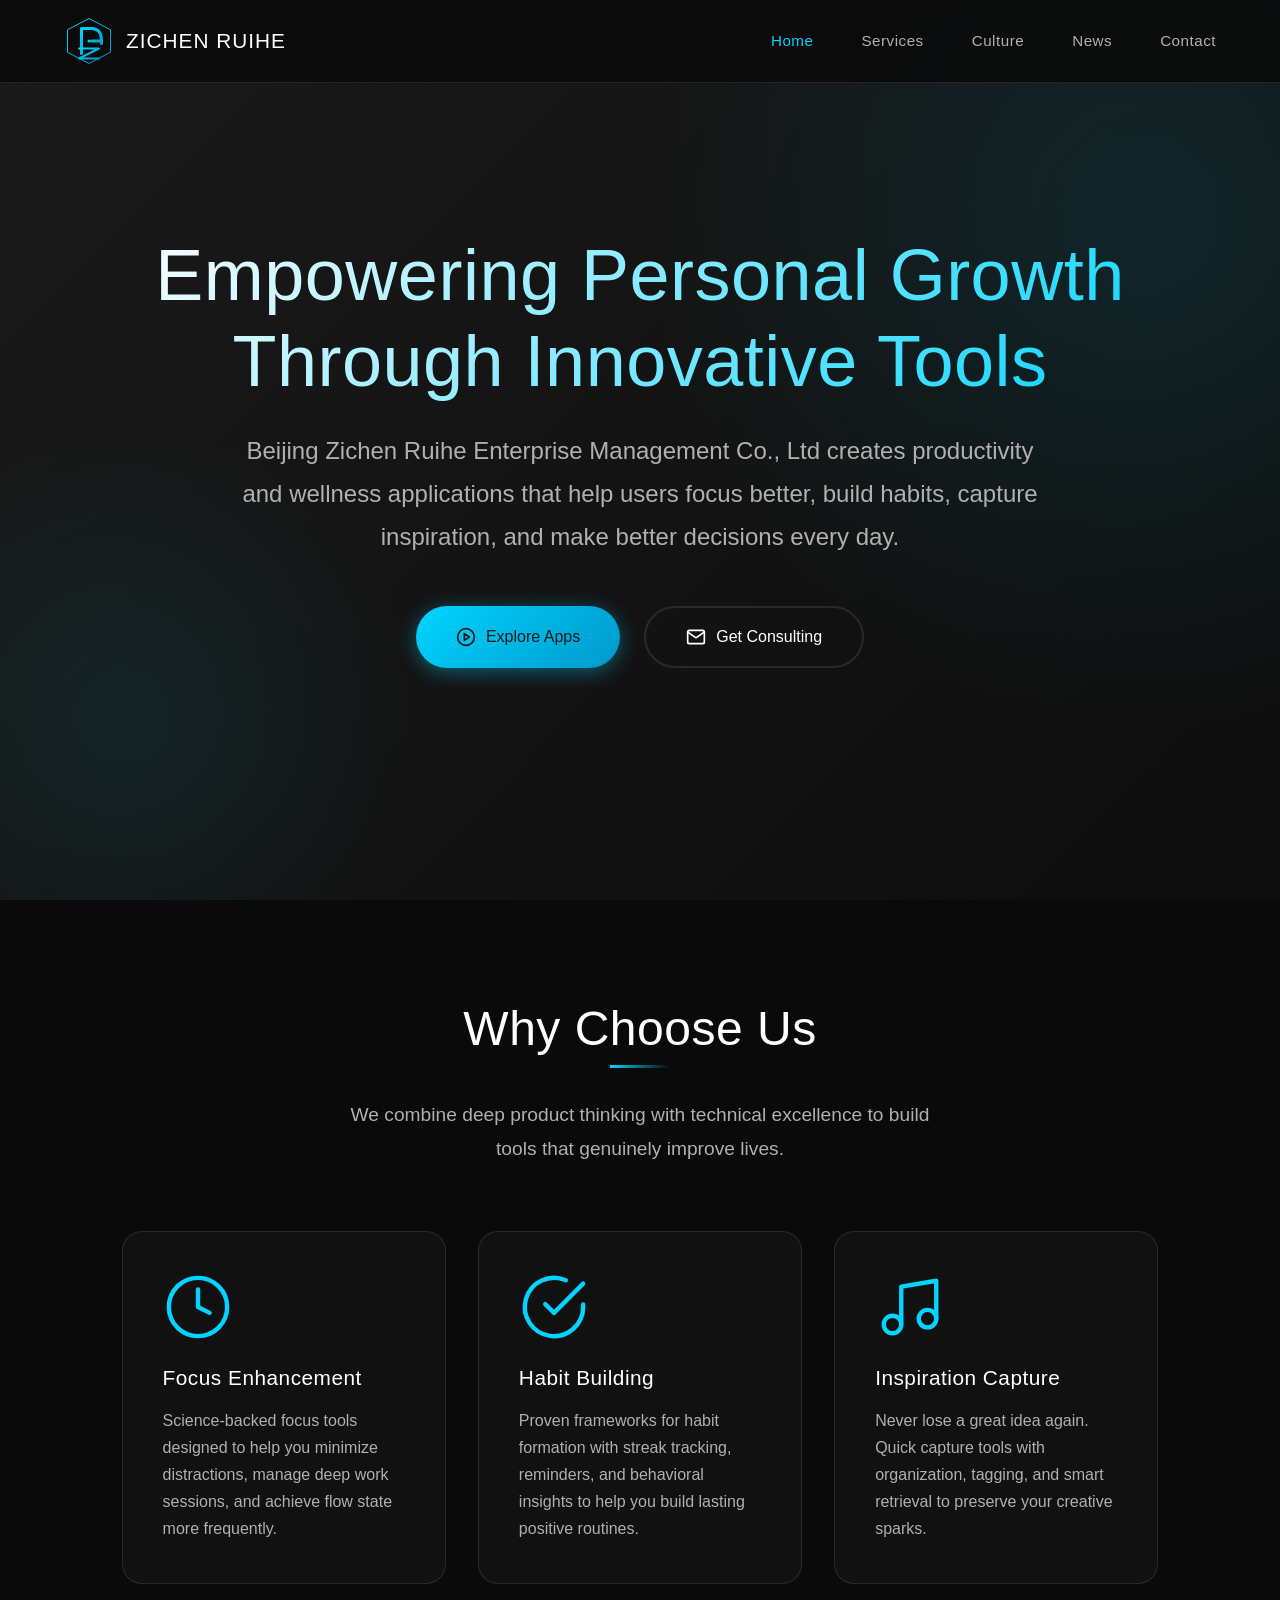
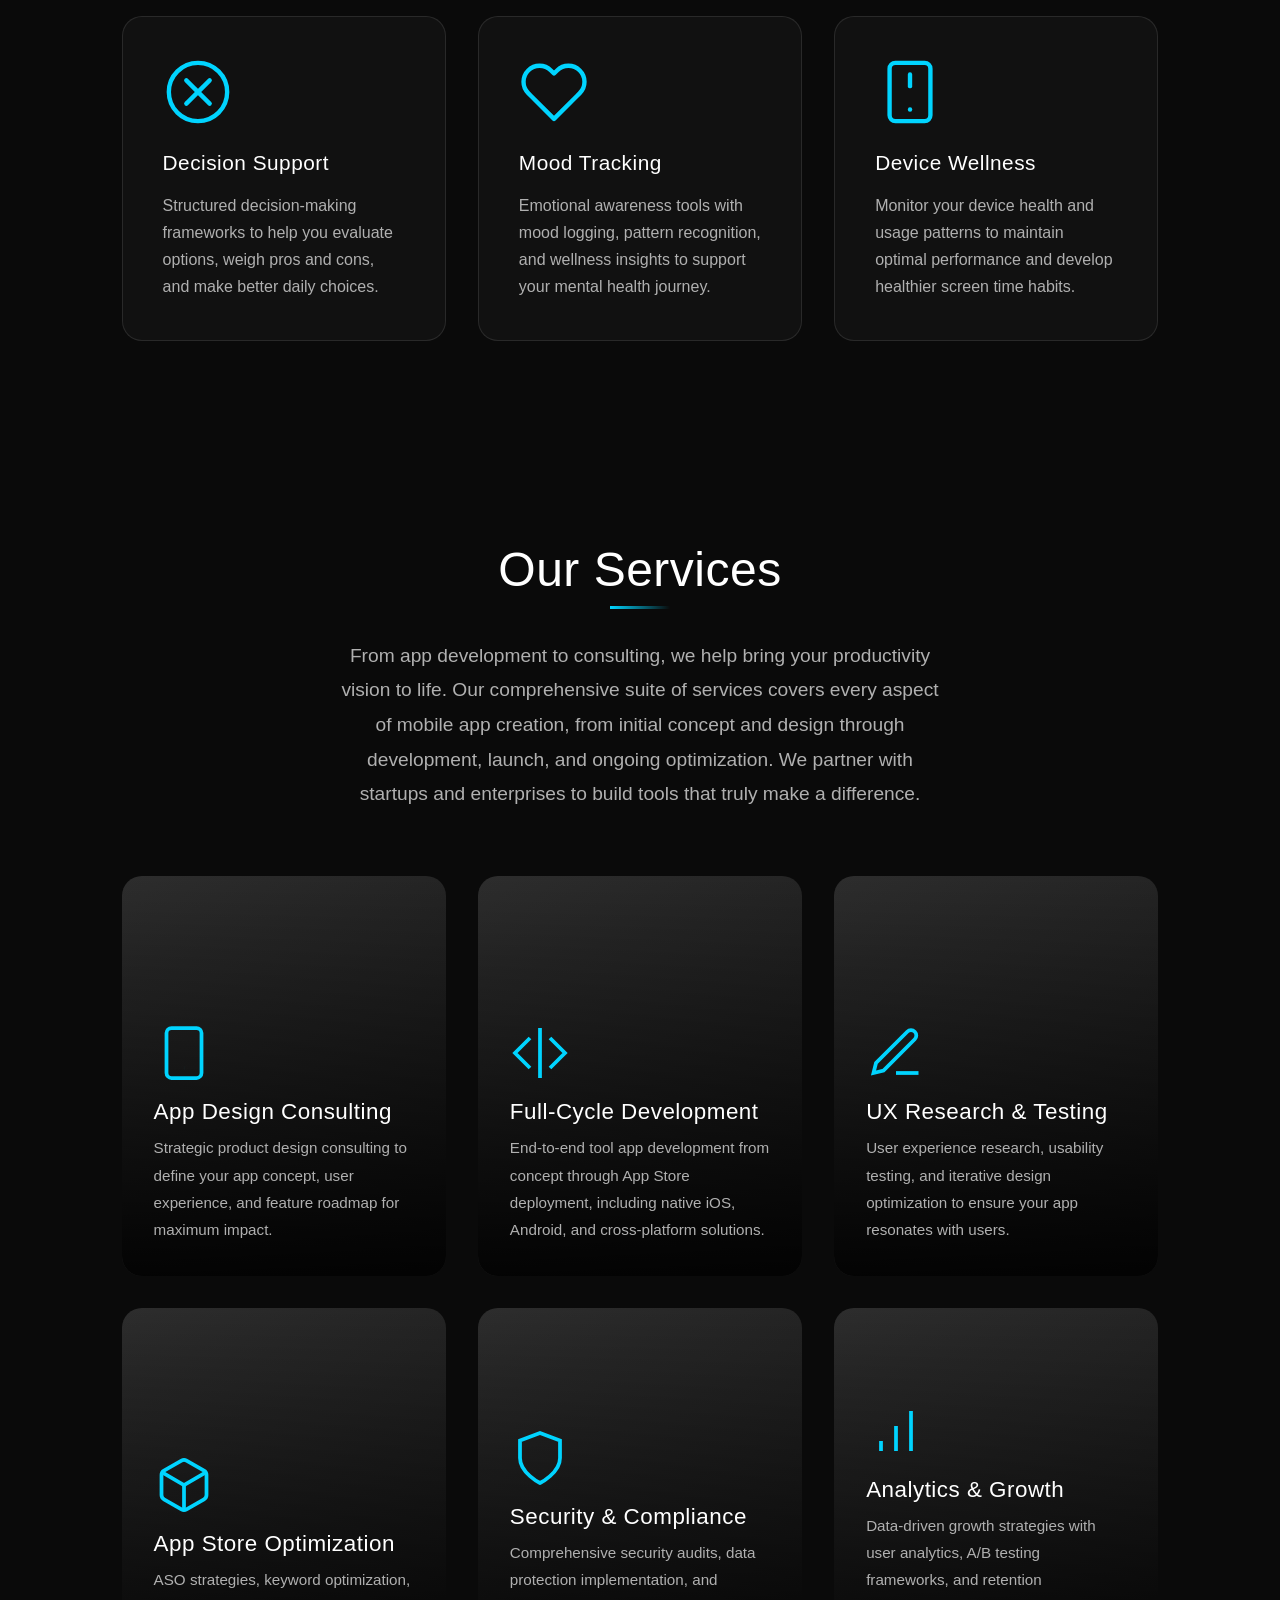
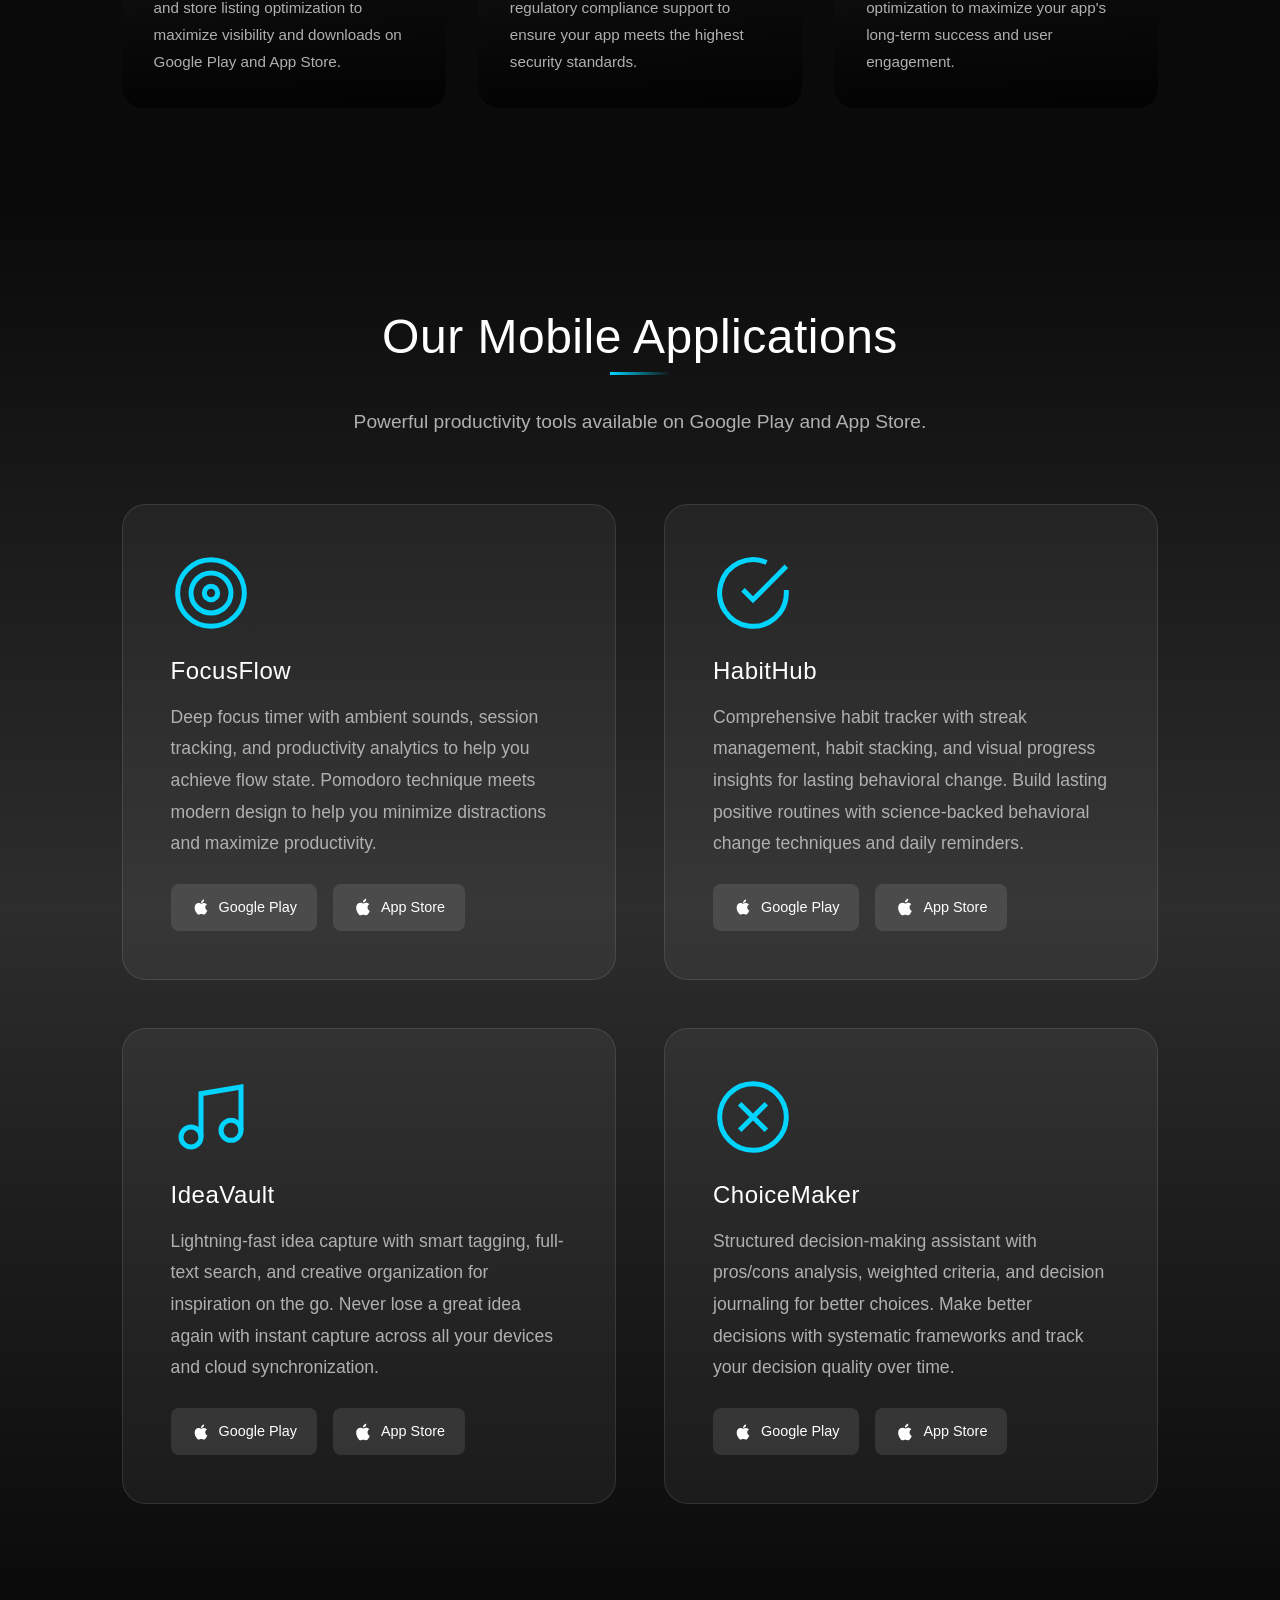
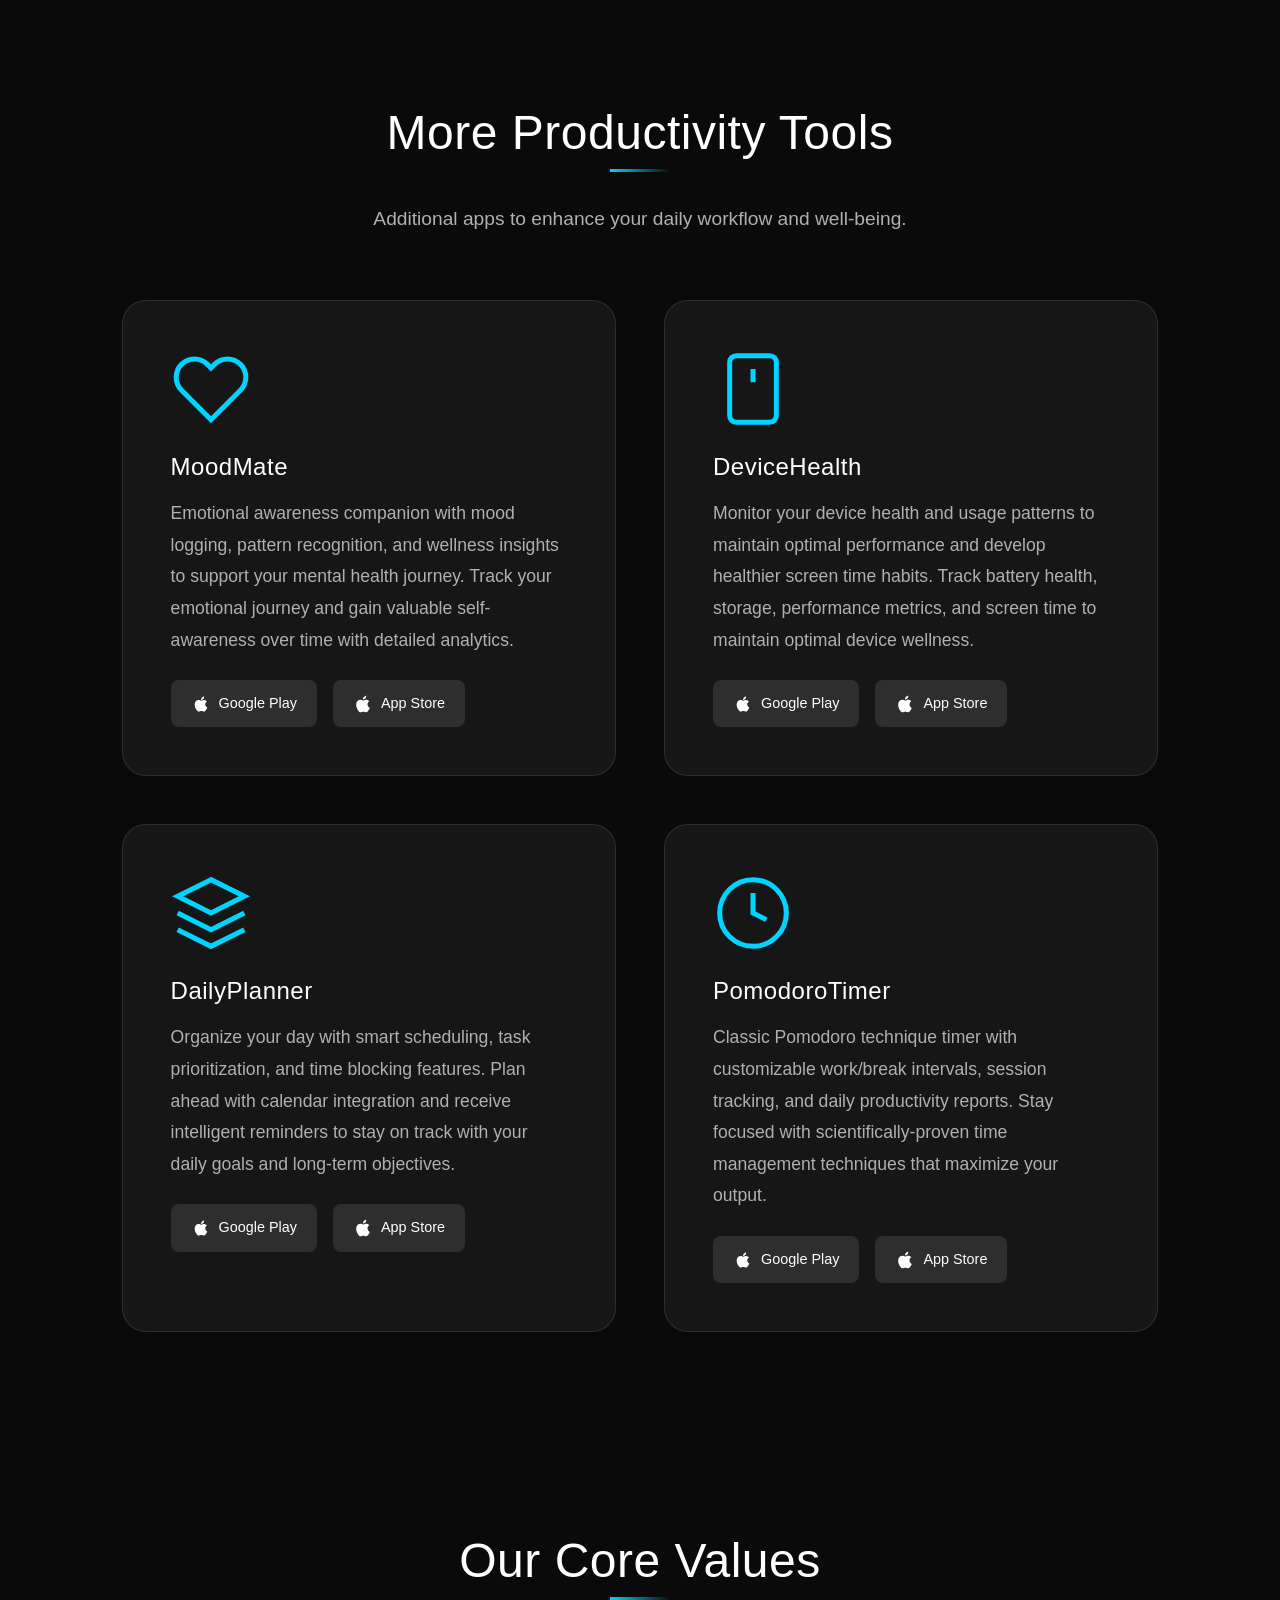
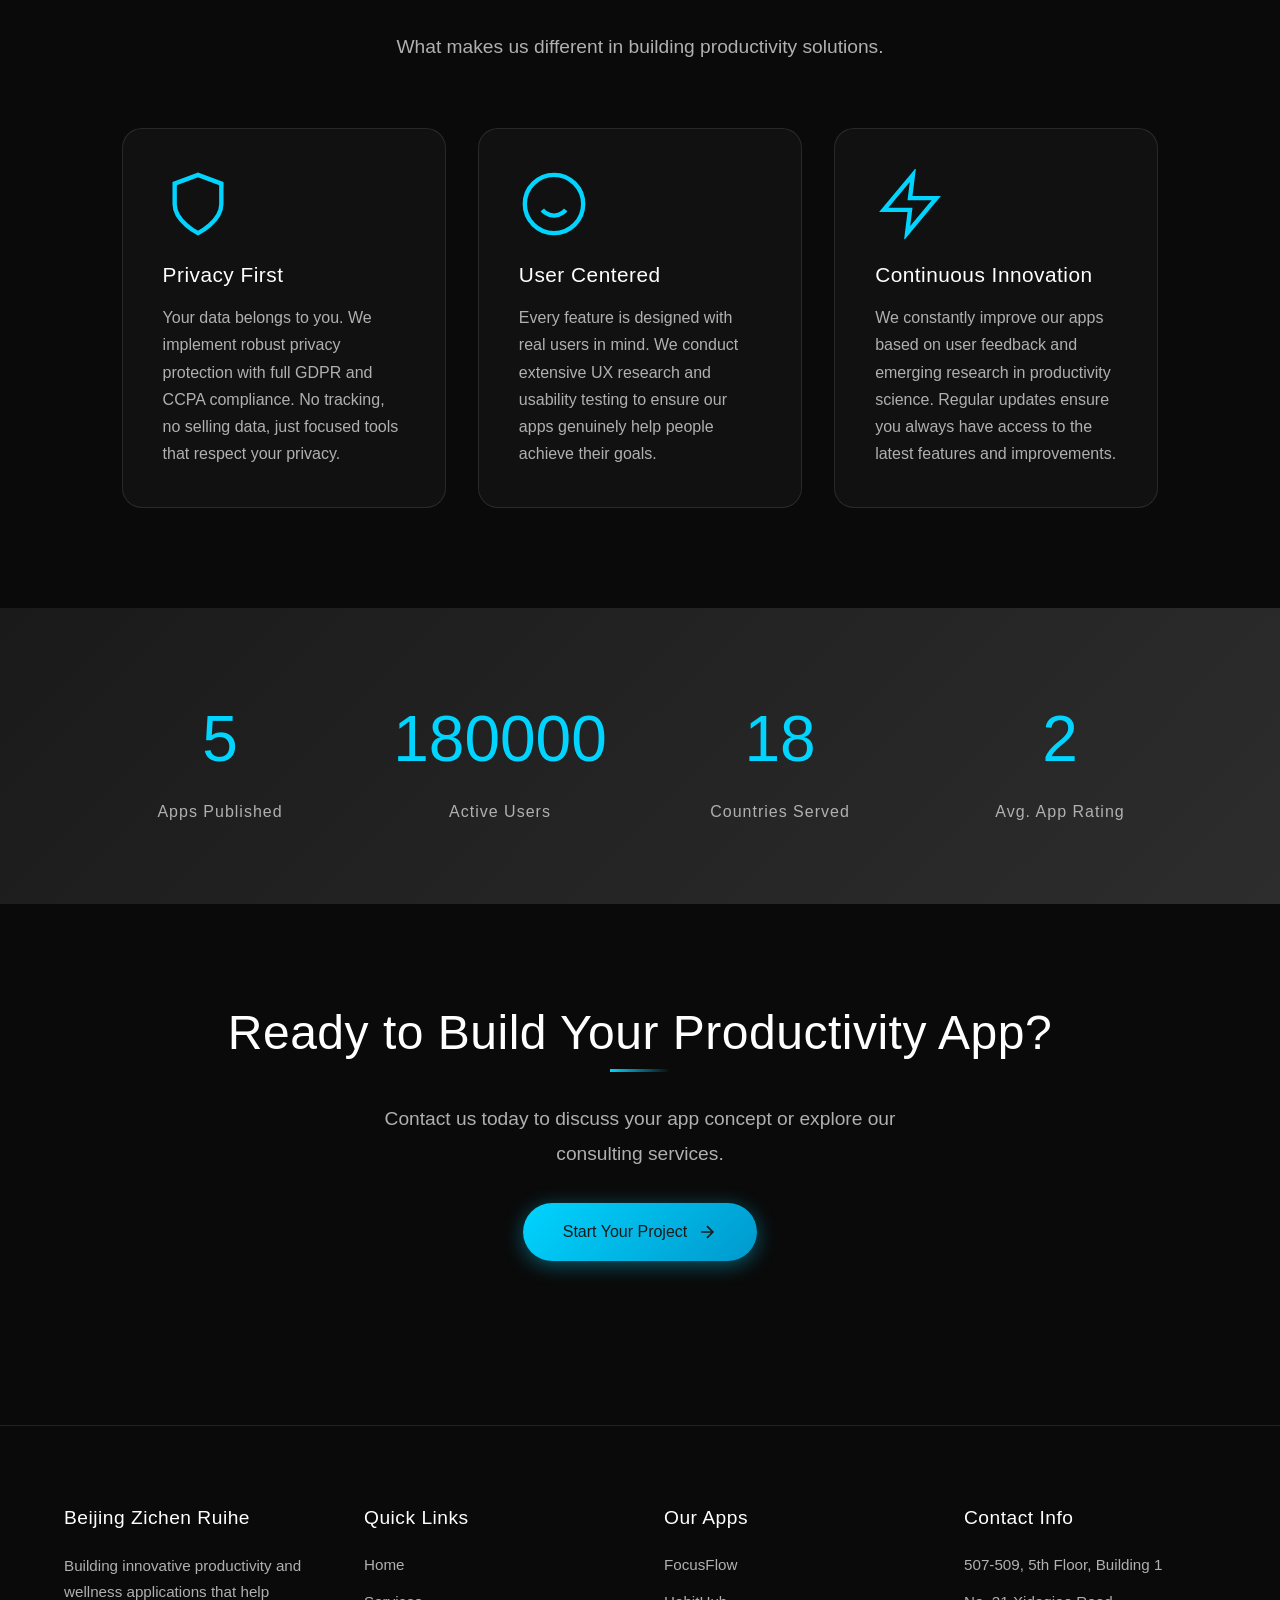
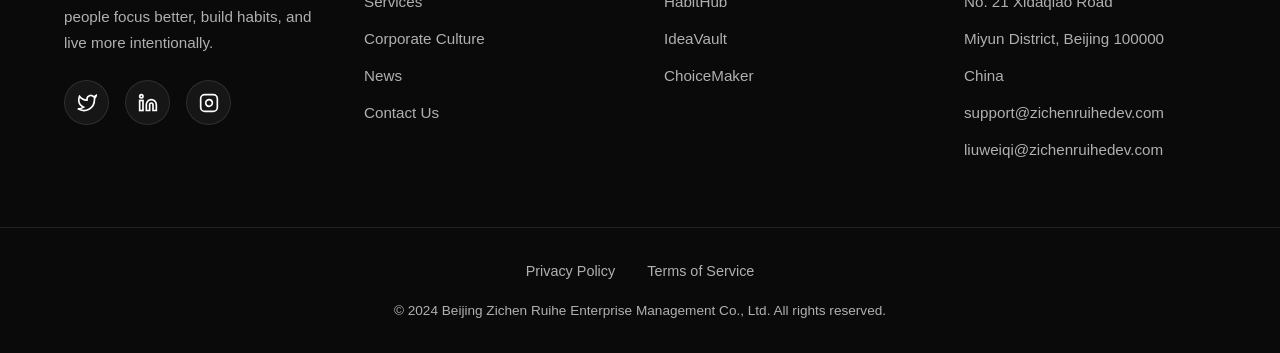
<file: index.html>
<!DOCTYPE html>
<html lang="en">
<head>
    <meta charset="UTF-8">
    <meta name="viewport" content="width=device-width, initial-scale=1.0">
    <meta name="description" content="Beijing Zichen Ruihe Enterprise Management Co., Ltd - Leading developer of productivity and wellness mobile applications. Specializing in focus improvement, habit tracking, inspiration saving, daily decision making, mood logging, and device monitoring tools.">
    <meta name="keywords" content="productivity apps, focus tools, habit tracker, mobile apps, Google Play, App Store, app development, consulting services">
    <meta name="author" content="Beijing Zichen Ruihe Enterprise Management Co., Ltd">
    <meta name="robots" content="index, follow">
    <meta property="og:title" content="Beijing Zichen Ruihe Enterprise Management Co., Ltd | Productivity App Developer">
    <meta property="og:description" content="Leading developer of productivity and wellness mobile applications for Google Play and App Store">
    <meta property="og:type" content="website">
    <meta property="og:url" content="https://zichenruihedev.com">
    <meta property="og:image" content="https://zichenruihedev.com/images/og-image.png">
    <meta name="twitter:card" content="summary_large_image">
    <link rel="canonical" href="https://zichenruihedev.com">
    <title>Beijing Zichen Ruihe Enterprise Management Co., Ltd | Productivity Apps & Consulting</title>
    <link rel="stylesheet" href="css/style.css">
    <link rel="icon" type="image/svg+xml" href="images/logo.svg">
</head>
<body>
    <!-- Loading Screen -->
    <div class="loading">
        <div class="loading-spinner"></div>
    </div>

    <!-- Navigation -->
    <nav class="nav">
        <div class="nav-container">
            <a href="index.html" class="nav-logo">
                <svg xmlns="http://www.w3.org/2000/svg" viewBox="0 0 100 100" width="50" height="50">
                    <defs>
                        <linearGradient id="logoGrad" x1="0%" y1="0%" x2="100%" y2="100%">
                            <stop offset="0%" style="stop-color:#00d4ff"/>
                            <stop offset="100%" style="stop-color:#0099cc"/>
                        </linearGradient>
                    </defs>
                    <polygon points="50,5 93,27.5 93,72.5 50,95 7,72.5 7,27.5" fill="none" stroke="url(#logoGrad)" stroke-width="2"/>
                    <path d="M35 25 L35 75 M35 25 L55 25 C70 25 75 35 75 50 L75 55 M55 50 L75 50" fill="none" stroke="url(#logoGrad)" stroke-width="6" stroke-linecap="round" stroke-linejoin="round"/>
                    <path d="M30 65 L70 65 L30 85 L70 85" fill="none" stroke="url(#logoGrad)" stroke-width="4" stroke-linecap="round" stroke-linejoin="round"/>
                    <circle cx="50" cy="50" r="3" fill="#00d4ff"/>
                </svg>
                <span class="nav-logo-text">ZICHEN RUIHE</span>
            </a>
            <div class="nav-toggle">
                <span></span>
                <span></span>
                <span></span>
            </div>
            <div class="nav-menu">
                <a href="index.html" class="nav-link active">Home</a>
                <a href="services.html" class="nav-link">Services</a>
                <a href="culture.html" class="nav-link">Culture</a>
                <a href="news.html" class="nav-link">News</a>
                <a href="contact.html" class="nav-link">Contact</a>
            </div>
        </div>
    </nav>

    <!-- Hero Section -->
    <section class="hero">
        <div class="hero-bg"></div>
        <div class="hero-content">
            <h1 class="hero-title">Empowering Personal Growth Through Innovative Tools</h1>
            <p class="hero-subtitle">Beijing Zichen Ruihe Enterprise Management Co., Ltd creates productivity and wellness applications that help users focus better, build habits, capture inspiration, and make better decisions every day.</p>
            <div class="hero-cta">
                <a href="services.html" class="btn btn-primary">
                    <svg xmlns="http://www.w3.org/2000/svg" width="20" height="20" viewBox="0 0 24 24" fill="none" stroke="currentColor" stroke-width="2" stroke-linecap="round" stroke-linejoin="round"><circle cx="12" cy="12" r="10"/><polygon points="10,8 16,12 10,16"/></svg>
                    Explore Apps
                </a>
                <a href="contact.html" class="btn btn-secondary">
                    <svg xmlns="http://www.w3.org/2000/svg" width="20" height="20" viewBox="0 0 24 24" fill="none" stroke="currentColor" stroke-width="2" stroke-linecap="round" stroke-linejoin="round"><path d="M4 4h16c1.1 0 2 .9 2 2v12c0 1.1-.9 2-2 2H4c-1.1 0-2-.9-2-2V6c0-1.1.9-2 2-2z"/><polyline points="22,6 12,13 2,6"/></svg>
                    Get Consulting
                </a>
            </div>
        </div>
    </section>

    <!-- Features Section -->
    <section class="section section-dark">
        <div class="container">
            <div class="section-header reveal">
                <h2 class="section-title">Why Choose Us</h2>
                <p class="section-subtitle">We combine deep product thinking with technical excellence to build tools that genuinely improve lives.</p>
            </div>
            <div class="features-grid">
                <div class="feature-card reveal">
                    <div class="feature-icon">
                        <svg xmlns="http://www.w3.org/2000/svg" viewBox="0 0 24 24" fill="none" stroke="currentColor" stroke-width="1.5" stroke-linecap="round" stroke-linejoin="round">
                            <circle cx="12" cy="12" r="10"/>
                            <polyline points="12,6 12,12 16,14"/>
                        </svg>
                    </div>
                    <h3 class="feature-title">Focus Enhancement</h3>
                    <p class="feature-description">Science-backed focus tools designed to help you minimize distractions, manage deep work sessions, and achieve flow state more frequently.</p>
                </div>
                <div class="feature-card reveal">
                    <div class="feature-icon">
                        <svg xmlns="http://www.w3.org/2000/svg" viewBox="0 0 24 24" fill="none" stroke="currentColor" stroke-width="1.5" stroke-linecap="round" stroke-linejoin="round">
                            <path d="M22 11.08V12a10 10 0 1 1-5.93-9.14"/>
                            <polyline points="22,4 12,14.01 9,11.01"/>
                        </svg>
                    </div>
                    <h3 class="feature-title">Habit Building</h3>
                    <p class="feature-description">Proven frameworks for habit formation with streak tracking, reminders, and behavioral insights to help you build lasting positive routines.</p>
                </div>
                <div class="feature-card reveal">
                    <div class="feature-icon">
                        <svg xmlns="http://www.w3.org/2000/svg" viewBox="0 0 24 24" fill="none" stroke="currentColor" stroke-width="1.5" stroke-linecap="round" stroke-linejoin="round">
                            <path d="M9 18V5l12-2v13"/>
                            <circle cx="6" cy="18" r="3"/>
                            <circle cx="18" cy="16" r="3"/>
                        </svg>
                    </div>
                    <h3 class="feature-title">Inspiration Capture</h3>
                    <p class="feature-description">Never lose a great idea again. Quick capture tools with organization, tagging, and smart retrieval to preserve your creative sparks.</p>
                </div>
                <div class="feature-card reveal">
                    <div class="feature-icon">
                        <svg xmlns="http://www.w3.org/2000/svg" viewBox="0 0 24 24" fill="none" stroke="currentColor" stroke-width="1.5" stroke-linecap="round" stroke-linejoin="round">
                            <circle cx="12" cy="12" r="10"/>
                            <path d="M16 8l-8 8"/>
                            <path d="M8 8l8 8"/>
                        </svg>
                    </div>
                    <h3 class="feature-title">Decision Support</h3>
                    <p class="feature-description">Structured decision-making frameworks to help you evaluate options, weigh pros and cons, and make better daily choices.</p>
                </div>
                <div class="feature-card reveal">
                    <div class="feature-icon">
                        <svg xmlns="http://www.w3.org/2000/svg" viewBox="0 0 24 24" fill="none" stroke="currentColor" stroke-width="1.5" stroke-linecap="round" stroke-linejoin="round">
                            <path d="M20.84 4.61a5.5 5.5 0 0 0-7.78 0L12 5.67l-1.06-1.06a5.5 5.5 0 0 0-7.78 7.78l1.06 1.06L12 21.23l7.78-7.78 1.06-1.06a5.5 5.5 0 0 0 0-7.78z"/>
                        </svg>
                    </div>
                    <h3 class="feature-title">Mood Tracking</h3>
                    <p class="feature-description">Emotional awareness tools with mood logging, pattern recognition, and wellness insights to support your mental health journey.</p>
                </div>
                <div class="feature-card reveal">
                    <div class="feature-icon">
                        <svg xmlns="http://www.w3.org/2000/svg" viewBox="0 0 24 24" fill="none" stroke="currentColor" stroke-width="1.5" stroke-linecap="round" stroke-linejoin="round">
                            <rect x="5" y="2" width="14" height="20" rx="2" ry="2"/>
                            <line x1="12" y1="18" x2="12.01" y2="18"/>
                            <path d="M12 6v4"/>
                        </svg>
                    </div>
                    <h3 class="feature-title">Device Wellness</h3>
                    <p class="feature-description">Monitor your device health and usage patterns to maintain optimal performance and develop healthier screen time habits.</p>
                </div>
            </div>
        </div>
    </section>

    <!-- Services Preview -->
    <section class="section section-dark">
        <div class="container">
            <div class="section-header reveal">
                <h2 class="section-title">Our Services</h2>
                <p class="section-subtitle">From app development to consulting, we help bring your productivity vision to life. Our comprehensive suite of services covers every aspect of mobile app creation, from initial concept and design through development, launch, and ongoing optimization. We partner with startups and enterprises to build tools that truly make a difference.</p>
            </div>
            <div class="services-showcase">
                <div class="service-card reveal">
                    <div class="service-card-bg"></div>
                    <div class="service-card-content">
                        <div class="service-icon">
                            <svg xmlns="http://www.w3.org/2000/svg" viewBox="0 0 24 24" fill="none" stroke="currentColor" stroke-width="1.5">
                                <rect x="5" y="2" width="14" height="20" rx="2" ry="2"/>
                                <line x1="12" y1="18" x2="12.01" y2="18"/>
                            </svg>
                        </div>
                        <h3 class="service-title">App Design Consulting</h3>
                        <p class="service-description">Strategic product design consulting to define your app concept, user experience, and feature roadmap for maximum impact.</p>
                    </div>
                </div>
                <div class="service-card reveal">
                    <div class="service-card-bg"></div>
                    <div class="service-card-content">
                        <div class="service-icon">
                            <svg xmlns="http://www.w3.org/2000/svg" viewBox="0 0 24 24" fill="none" stroke="currentColor" stroke-width="1.5">
                                <polyline points="16,18 22,12 16,6"/>
                                <polyline points="8,6 2,12 8,18"/>
                                <line x1="12" y1="2" x2="12" y2="22"/>
                            </svg>
                        </div>
                        <h3 class="service-title">Full-Cycle Development</h3>
                        <p class="service-description">End-to-end tool app development from concept through App Store deployment, including native iOS, Android, and cross-platform solutions.</p>
                    </div>
                </div>
                <div class="service-card reveal">
                    <div class="service-card-bg"></div>
                    <div class="service-card-content">
                        <div class="service-icon">
                            <svg xmlns="http://www.w3.org/2000/svg" viewBox="0 0 24 24" fill="none" stroke="currentColor" stroke-width="1.5">
                                <path d="M12 20h9"/>
                                <path d="M16.5 3.5a2.121 2.121 0 0 1 3 3L7 19l-4 1 1-4L16.5 3.5z"/>
                            </svg>
                        </div>
                        <h3 class="service-title">UX Research & Testing</h3>
                        <p class="service-description">User experience research, usability testing, and iterative design optimization to ensure your app resonates with users.</p>
                    </div>
                </div>
                <div class="service-card reveal">
                    <div class="service-card-bg"></div>
                    <div class="service-card-content">
                        <div class="service-icon">
                            <svg xmlns="http://www.w3.org/2000/svg" viewBox="0 0 24 24" fill="none" stroke="currentColor" stroke-width="1.5">
                                <path d="M21 16V8a2 2 0 0 0-1-1.73l-7-4a2 2 0 0 0-2 0l-7 4A2 2 0 0 0 3 8v8a2 2 0 0 0 1 1.73l7 4a2 2 0 0 0 2 0l7-4A2 2 0 0 0 21 16z"/>
                                <polyline points="3.27,6.96 12,12.01 20.73,6.96"/>
                                <line x1="12" y1="22.08" x2="12" y2="12"/>
                            </svg>
                        </div>
                        <h3 class="service-title">App Store Optimization</h3>
                        <p class="service-description">ASO strategies, keyword optimization, and store listing optimization to maximize visibility and downloads on Google Play and App Store.</p>
                    </div>
                </div>
                <div class="service-card reveal">
                    <div class="service-card-bg"></div>
                    <div class="service-card-content">
                        <div class="service-icon">
                            <svg xmlns="http://www.w3.org/2000/svg" viewBox="0 0 24 24" fill="none" stroke="currentColor" stroke-width="1.5">
                                <path d="M12 22s8-4 8-10V5l-8-3-8 3v7c0 6 8 10 8 10z"/>
                            </svg>
                        </div>
                        <h3 class="service-title">Security & Compliance</h3>
                        <p class="service-description">Comprehensive security audits, data protection implementation, and regulatory compliance support to ensure your app meets the highest security standards.</p>
                    </div>
                </div>
                <div class="service-card reveal">
                    <div class="service-card-bg"></div>
                    <div class="service-card-content">
                        <div class="service-icon">
                            <svg xmlns="http://www.w3.org/2000/svg" viewBox="0 0 24 24" fill="none" stroke="currentColor" stroke-width="1.5">
                                <line x1="12" y1="20" x2="12" y2="10"/>
                                <line x1="18" y1="20" x2="18" y2="4"/>
                                <line x1="6" y1="20" x2="6" y2="16"/>
                            </svg>
                        </div>
                        <h3 class="service-title">Analytics & Growth</h3>
                        <p class="service-description">Data-driven growth strategies with user analytics, A/B testing frameworks, and retention optimization to maximize your app's long-term success and user engagement.</p>
                    </div>
                </div>
            </div>
        </div>
    </section>

    <!-- Mobile Apps Section -->
    <section class="section apps-section">
        <div class="container">
            <div class="section-header reveal">
                <h2 class="section-title">Our Mobile Applications</h2>
                <p class="section-subtitle">Powerful productivity tools available on Google Play and App Store.</p>
            </div>
            <div class="apps-showcase">
                <div class="app-card reveal">
                    <div class="app-icon">
                        <svg xmlns="http://www.w3.org/2000/svg" viewBox="0 0 24 24" fill="none" stroke="#00d4ff" stroke-width="1.5">
                            <circle cx="12" cy="12" r="10"/>
                            <circle cx="12" cy="12" r="6"/>
                            <circle cx="12" cy="12" r="2"/>
                        </svg>
                    </div>
                    <h3 class="app-title">FocusFlow</h3>
                    <p class="app-description">Deep focus timer with ambient sounds, session tracking, and productivity analytics to help you achieve flow state. Pomodoro technique meets modern design to help you minimize distractions and maximize productivity.</p>
                    <div class="app-stores">
                        <a href="#" class="store-badge">
                            <svg xmlns="http://www.w3.org/2000/svg" viewBox="0 0 24 24" fill="currentColor"><path d="M17.05 20.28c-.98.95-2.05.8-3.08.35-1.09-.46-2.09-.48-3.24 0-1.44.62-2.2.44-3.06-.35C2.79 15.25 3.51 7.59 9.05 7.31c1.35.07 2.29.74 3.08.8 1.18-.24 2.31-.93 3.57-.84 1.51.12 2.65.72 3.4 1.8-3.12 1.87-2.38 5.98.48 7.13-.57 1.5-1.31 2.99-2.54 4.09l.01-.01zM12.03 7.25c-.15-2.23 1.66-4.07 3.74-4.25.29 2.58-2.34 4.5-3.74 4.25z"/></svg>
                            Google Play
                        </a>
                        <a href="#" class="store-badge">
                            <svg xmlns="http://www.w3.org/2000/svg" viewBox="0 0 24 24" fill="currentColor"><path d="M18.71 19.5c-.83 1.24-1.71 2.45-3.05 2.47-1.34.03-1.77-.79-3.29-.79-1.53 0-2 .77-3.27.82-1.31.05-2.3-1.32-3.14-2.53C4.25 17 2.94 12.45 4.7 9.39c.87-1.52 2.43-2.48 4.12-2.51 1.28-.02 2.5.87 3.29.87.78 0 2.26-1.07 3.81-.91.65.03 2.47.26 3.64 1.98-.09.06-2.17 1.28-2.15 3.81.03 3.02 2.65 4.03 2.68 4.04-.03.07-.42 1.44-1.38 2.83M13 3.5c.73-.83 1.94-1.46 2.94-1.5.13 1.17-.34 2.35-1.04 3.19-.69.85-1.83 1.51-2.95 1.42-.15-1.15.41-2.35 1.05-3.11z"/></svg>
                            App Store
                        </a>
                    </div>
                </div>
                <div class="app-card reveal">
                    <div class="app-icon">
                        <svg xmlns="http://www.w3.org/2000/svg" viewBox="0 0 24 24" fill="none" stroke="#00d4ff" stroke-width="1.5">
                            <path d="M22 11.08V12a10 10 0 1 1-5.93-9.14"/>
                            <polyline points="22,4 12,14.01 9,11.01"/>
                        </svg>
                    </div>
                    <h3 class="app-title">HabitHub</h3>
                    <p class="app-description">Comprehensive habit tracker with streak management, habit stacking, and visual progress insights for lasting behavioral change. Build lasting positive routines with science-backed behavioral change techniques and daily reminders.</p>
                    <div class="app-stores">
                        <a href="#" class="store-badge">
                            <svg xmlns="http://www.w3.org/2000/svg" viewBox="0 0 24 24" fill="currentColor"><path d="M17.05 20.28c-.98.95-2.05.8-3.08.35-1.09-.46-2.09-.48-3.24 0-1.44.62-2.2.44-3.06-.35C2.79 15.25 3.51 7.59 9.05 7.31c1.35.07 2.29.74 3.08.8 1.18-.24 2.31-.93 3.57-.84 1.51.12 2.65.72 3.4 1.8-3.12 1.87-2.38 5.98.48 7.13-.57 1.5-1.31 2.99-2.54 4.09l.01-.01zM12.03 7.25c-.15-2.23 1.66-4.07 3.74-4.25.29 2.58-2.34 4.5-3.74 4.25z"/></svg>
                            Google Play
                        </a>
                        <a href="#" class="store-badge">
                            <svg xmlns="http://www.w3.org/2000/svg" viewBox="0 0 24 24" fill="currentColor"><path d="M18.71 19.5c-.83 1.24-1.71 2.45-3.05 2.47-1.34.03-1.77-.79-3.29-.79-1.53 0-2 .77-3.27.82-1.31.05-2.3-1.32-3.14-2.53C4.25 17 2.94 12.45 4.7 9.39c.87-1.52 2.43-2.48 4.12-2.51 1.28-.02 2.5.87 3.29.87.78 0 2.26-1.07 3.81-.91.65.03 2.47.26 3.64 1.98-.09.06-2.17 1.28-2.15 3.81.03 3.02 2.65 4.03 2.68 4.04-.03.07-.42 1.44-1.38 2.83M13 3.5c.73-.83 1.94-1.46 2.94-1.5.13 1.17-.34 2.35-1.04 3.19-.69.85-1.83 1.51-2.95 1.42-.15-1.15.41-2.35 1.05-3.11z"/></svg>
                            App Store
                        </a>
                    </div>
                </div>
                <div class="app-card reveal">
                    <div class="app-icon">
                        <svg xmlns="http://www.w3.org/2000/svg" viewBox="0 0 24 24" fill="none" stroke="#00d4ff" stroke-width="1.5">
                            <path d="M9 18V5l12-2v13"/>
                            <circle cx="6" cy="18" r="3"/>
                            <circle cx="18" cy="16" r="3"/>
                        </svg>
                    </div>
                    <h3 class="app-title">IdeaVault</h3>
                    <p class="app-description">Lightning-fast idea capture with smart tagging, full-text search, and creative organization for inspiration on the go. Never lose a great idea again with instant capture across all your devices and cloud synchronization.</p>
                    <div class="app-stores">
                        <a href="#" class="store-badge">
                            <svg xmlns="http://www.w3.org/2000/svg" viewBox="0 0 24 24" fill="currentColor"><path d="M17.05 20.28c-.98.95-2.05.8-3.08.35-1.09-.46-2.09-.48-3.24 0-1.44.62-2.2.44-3.06-.35C2.79 15.25 3.51 7.59 9.05 7.31c1.35.07 2.29.74 3.08.8 1.18-.24 2.31-.93 3.57-.84 1.51.12 2.65.72 3.4 1.8-3.12 1.87-2.38 5.98.48 7.13-.57 1.5-1.31 2.99-2.54 4.09l.01-.01zM12.03 7.25c-.15-2.23 1.66-4.07 3.74-4.25.29 2.58-2.34 4.5-3.74 4.25z"/></svg>
                            Google Play
                        </a>
                        <a href="#" class="store-badge">
                            <svg xmlns="http://www.w3.org/2000/svg" viewBox="0 0 24 24" fill="currentColor"><path d="M18.71 19.5c-.83 1.24-1.71 2.45-3.05 2.47-1.34.03-1.77-.79-3.29-.79-1.53 0-2 .77-3.27.82-1.31.05-2.3-1.32-3.14-2.53C4.25 17 2.94 12.45 4.7 9.39c.87-1.52 2.43-2.48 4.12-2.51 1.28-.02 2.5.87 3.29.87.78 0 2.26-1.07 3.81-.91.65.03 2.47.26 3.64 1.98-.09.06-2.17 1.28-2.15 3.81.03 3.02 2.65 4.03 2.68 4.04-.03.07-.42 1.44-1.38 2.83M13 3.5c.73-.83 1.94-1.46 2.94-1.5.13 1.17-.34 2.35-1.04 3.19-.69.85-1.83 1.51-2.95 1.42-.15-1.15.41-2.35 1.05-3.11z"/></svg>
                            App Store
                        </a>
                    </div>
                </div>
                <div class="app-card reveal">
                    <div class="app-icon">
                        <svg xmlns="http://www.w3.org/2000/svg" viewBox="0 0 24 24" fill="none" stroke="#00d4ff" stroke-width="1.5">
                            <circle cx="12" cy="12" r="10"/>
                            <path d="M16 8l-8 8"/>
                            <path d="M8 8l8 8"/>
                        </svg>
                    </div>
                    <h3 class="app-title">ChoiceMaker</h3>
                    <p class="app-description">Structured decision-making assistant with pros/cons analysis, weighted criteria, and decision journaling for better choices. Make better decisions with systematic frameworks and track your decision quality over time.</p>
                    <div class="app-stores">
                        <a href="#" class="store-badge">
                            <svg xmlns="http://www.w3.org/2000/svg" viewBox="0 0 24 24" fill="currentColor"><path d="M17.05 20.28c-.98.95-2.05.8-3.08.35-1.09-.46-2.09-.48-3.24 0-1.44.62-2.2.44-3.06-.35C2.79 15.25 3.51 7.59 9.05 7.31c1.35.07 2.29.74 3.08.8 1.18-.24 2.31-.93 3.57-.84 1.51.12 2.65.72 3.4 1.8-3.12 1.87-2.38 5.98.48 7.13-.57 1.5-1.31 2.99-2.54 4.09l.01-.01zM12.03 7.25c-.15-2.23 1.66-4.07 3.74-4.25.29 2.58-2.34 4.5-3.74 4.25z"/></svg>
                            Google Play
                        </a>
                        <a href="#" class="store-badge">
                            <svg xmlns="http://www.w3.org/2000/svg" viewBox="0 0 24 24" fill="currentColor"><path d="M18.71 19.5c-.83 1.24-1.71 2.45-3.05 2.47-1.34.03-1.77-.79-3.29-.79-1.53 0-2 .77-3.27.82-1.31.05-2.3-1.32-3.14-2.53C4.25 17 2.94 12.45 4.7 9.39c.87-1.52 2.43-2.48 4.12-2.51 1.28-.02 2.5.87 3.29.87.78 0 2.26-1.07 3.81-.91.65.03 2.47.26 3.64 1.98-.09.06-2.17 1.28-2.15 3.81.03 3.02 2.65 4.03 2.68 4.04-.03.07-.42 1.44-1.38 2.83M13 3.5c.73-.83 1.94-1.46 2.94-1.5.13 1.17-.34 2.35-1.04 3.19-.69.85-1.83 1.51-2.95 1.42-.15-1.15.41-2.35 1.05-3.11z"/></svg>
                            App Store
                        </a>
                    </div>
                </div>
            </div>
        </div>
    </section>

    <!-- More Apps Section -->
    <section class="section section-dark">
        <div class="container">
            <div class="section-header reveal">
                <h2 class="section-title">More Productivity Tools</h2>
                <p class="section-subtitle">Additional apps to enhance your daily workflow and well-being.</p>
            </div>
            <div class="apps-showcase">
                <div class="app-card reveal">
                    <div class="app-icon">
                        <svg xmlns="http://www.w3.org/2000/svg" viewBox="0 0 24 24" fill="none" stroke="#00d4ff" stroke-width="1.5">
                            <path d="M20.84 4.61a5.5 5.5 0 0 0-7.78 0L12 5.67l-1.06-1.06a5.5 5.5 0 0 0-7.78 7.78l1.06 1.06L12 21.23l7.78-7.78 1.06-1.06a5.5 5.5 0 0 0 0-7.78z"/>
                        </svg>
                    </div>
                    <h3 class="app-title">MoodMate</h3>
                    <p class="app-description">Emotional awareness companion with mood logging, pattern recognition, and wellness insights to support your mental health journey. Track your emotional journey and gain valuable self-awareness over time with detailed analytics.</p>
                    <div class="app-stores">
                        <a href="#" class="store-badge">
                            <svg xmlns="http://www.w3.org/2000/svg" viewBox="0 0 24 24" fill="currentColor"><path d="M17.05 20.28c-.98.95-2.05.8-3.08.35-1.09-.46-2.09-.48-3.24 0-1.44.62-2.2.44-3.06-.35C2.79 15.25 3.51 7.59 9.05 7.31c1.35.07 2.29.74 3.08.8 1.18-.24 2.31-.93 3.57-.84 1.51.12 2.65.72 3.4 1.8-3.12 1.87-2.38 5.98.48 7.13-.57 1.5-1.31 2.99-2.54 4.09l.01-.01zM12.03 7.25c-.15-2.23 1.66-4.07 3.74-4.25.29 2.58-2.34 4.5-3.74 4.25z"/></svg>
                            Google Play
                        </a>
                        <a href="#" class="store-badge">
                            <svg xmlns="http://www.w3.org/2000/svg" viewBox="0 0 24 24" fill="currentColor"><path d="M18.71 19.5c-.83 1.24-1.71 2.45-3.05 2.47-1.34.03-1.77-.79-3.29-.79-1.53 0-2 .77-3.27.82-1.31.05-2.3-1.32-3.14-2.53C4.25 17 2.94 12.45 4.7 9.39c.87-1.52 2.43-2.48 4.12-2.51 1.28-.02 2.5.87 3.29.87.78 0 2.26-1.07 3.81-.91.65.03 2.47.26 3.64 1.98-.09.06-2.17 1.28-2.15 3.81.03 3.02 2.65 4.03 2.68 4.04-.03.07-.42 1.44-1.38 2.83M13 3.5c.73-.83 1.94-1.46 2.94-1.5.13 1.17-.34 2.35-1.04 3.19-.69.85-1.83 1.51-2.95 1.42-.15-1.15.41-2.35 1.05-3.11z"/></svg>
                            App Store
                        </a>
                    </div>
                </div>
                <div class="app-card reveal">
                    <div class="app-icon">
                        <svg xmlns="http://www.w3.org/2000/svg" viewBox="0 0 24 24" fill="none" stroke="#00d4ff" stroke-width="1.5">
                            <rect x="5" y="2" width="14" height="20" rx="2" ry="2"/>
                            <line x1="12" y1="18" x2="12.01" y2="18"/>
                            <path d="M12 6v4"/>
                        </svg>
                    </div>
                    <h3 class="app-title">DeviceHealth</h3>
                    <p class="app-description">Monitor your device health and usage patterns to maintain optimal performance and develop healthier screen time habits. Track battery health, storage, performance metrics, and screen time to maintain optimal device wellness.</p>
                    <div class="app-stores">
                        <a href="#" class="store-badge">
                            <svg xmlns="http://www.w3.org/2000/svg" viewBox="0 0 24 24" fill="currentColor"><path d="M17.05 20.28c-.98.95-2.05.8-3.08.35-1.09-.46-2.09-.48-3.24 0-1.44.62-2.2.44-3.06-.35C2.79 15.25 3.51 7.59 9.05 7.31c1.35.07 2.29.74 3.08.8 1.18-.24 2.31-.93 3.57-.84 1.51.12 2.65.72 3.4 1.8-3.12 1.87-2.38 5.98.48 7.13-.57 1.5-1.31 2.99-2.54 4.09l.01-.01zM12.03 7.25c-.15-2.23 1.66-4.07 3.74-4.25.29 2.58-2.34 4.5-3.74 4.25z"/></svg>
                            Google Play
                        </a>
                        <a href="#" class="store-badge">
                            <svg xmlns="http://www.w3.org/2000/svg" viewBox="0 0 24 24" fill="currentColor"><path d="M18.71 19.5c-.83 1.24-1.71 2.45-3.05 2.47-1.34.03-1.77-.79-3.29-.79-1.53 0-2 .77-3.27.82-1.31.05-2.3-1.32-3.14-2.53C4.25 17 2.94 12.45 4.7 9.39c.87-1.52 2.43-2.48 4.12-2.51 1.28-.02 2.5.87 3.29.87.78 0 2.26-1.07 3.81-.91.65.03 2.47.26 3.64 1.98-.09.06-2.17 1.28-2.15 3.81.03 3.02 2.65 4.03 2.68 4.04-.03.07-.42 1.44-1.38 2.83M13 3.5c.73-.83 1.94-1.46 2.94-1.5.13 1.17-.34 2.35-1.04 3.19-.69.85-1.83 1.51-2.95 1.42-.15-1.15.41-2.35 1.05-3.11z"/></svg>
                            App Store
                        </a>
                    </div>
                </div>
                <div class="app-card reveal">
                    <div class="app-icon">
                        <svg xmlns="http://www.w3.org/2000/svg" viewBox="0 0 24 24" fill="none" stroke="#00d4ff" stroke-width="1.5">
                            <path d="M12 2L2 7l10 5 10-5-10-5z"/>
                            <path d="M2 17l10 5 10-5"/>
                            <path d="M2 12l10 5 10-5"/>
                        </svg>
                    </div>
                    <h3 class="app-title">DailyPlanner</h3>
                    <p class="app-description">Organize your day with smart scheduling, task prioritization, and time blocking features. Plan ahead with calendar integration and receive intelligent reminders to stay on track with your daily goals and long-term objectives.</p>
                    <div class="app-stores">
                        <a href="#" class="store-badge">
                            <svg xmlns="http://www.w3.org/2000/svg" viewBox="0 0 24 24" fill="currentColor"><path d="M17.05 20.28c-.98.95-2.05.8-3.08.35-1.09-.46-2.09-.48-3.24 0-1.44.62-2.2.44-3.06-.35C2.79 15.25 3.51 7.59 9.05 7.31c1.35.07 2.29.74 3.08.8 1.18-.24 2.31-.93 3.57-.84 1.51.12 2.65.72 3.4 1.8-3.12 1.87-2.38 5.98.48 7.13-.57 1.5-1.31 2.99-2.54 4.09l.01-.01zM12.03 7.25c-.15-2.23 1.66-4.07 3.74-4.25.29 2.58-2.34 4.5-3.74 4.25z"/></svg>
                            Google Play
                        </a>
                        <a href="#" class="store-badge">
                            <svg xmlns="http://www.w3.org/2000/svg" viewBox="0 0 24 24" fill="currentColor"><path d="M18.71 19.5c-.83 1.24-1.71 2.45-3.05 2.47-1.34.03-1.77-.79-3.29-.79-1.53 0-2 .77-3.27.82-1.31.05-2.3-1.32-3.14-2.53C4.25 17 2.94 12.45 4.7 9.39c.87-1.52 2.43-2.48 4.12-2.51 1.28-.02 2.5.87 3.29.87.78 0 2.26-1.07 3.81-.91.65.03 2.47.26 3.64 1.98-.09.06-2.17 1.28-2.15 3.81.03 3.02 2.65 4.03 2.68 4.04-.03.07-.42 1.44-1.38 2.83M13 3.5c.73-.83 1.94-1.46 2.94-1.5.13 1.17-.34 2.35-1.04 3.19-.69.85-1.83 1.51-2.95 1.42-.15-1.15.41-2.35 1.05-3.11z"/></svg>
                            App Store
                        </a>
                    </div>
                </div>
                <div class="app-card reveal">
                    <div class="app-icon">
                        <svg xmlns="http://www.w3.org/2000/svg" viewBox="0 0 24 24" fill="none" stroke="#00d4ff" stroke-width="1.5">
                            <circle cx="12" cy="12" r="10"/>
                            <polyline points="12,6 12,12 16,14"/>
                        </svg>
                    </div>
                    <h3 class="app-title">PomodoroTimer</h3>
                    <p class="app-description">Classic Pomodoro technique timer with customizable work/break intervals, session tracking, and daily productivity reports. Stay focused with scientifically-proven time management techniques that maximize your output.</p>
                    <div class="app-stores">
                        <a href="#" class="store-badge">
                            <svg xmlns="http://www.w3.org/2000/svg" viewBox="0 0 24 24" fill="currentColor"><path d="M17.05 20.28c-.98.95-2.05.8-3.08.35-1.09-.46-2.09-.48-3.24 0-1.44.62-2.2.44-3.06-.35C2.79 15.25 3.51 7.59 9.05 7.31c1.35.07 2.29.74 3.08.8 1.18-.24 2.31-.93 3.57-.84 1.51.12 2.65.72 3.4 1.8-3.12 1.87-2.38 5.98.48 7.13-.57 1.5-1.31 2.99-2.54 4.09l.01-.01zM12.03 7.25c-.15-2.23 1.66-4.07 3.74-4.25.29 2.58-2.34 4.5-3.74 4.25z"/></svg>
                            Google Play
                        </a>
                        <a href="#" class="store-badge">
                            <svg xmlns="http://www.w3.org/2000/svg" viewBox="0 0 24 24" fill="currentColor"><path d="M18.71 19.5c-.83 1.24-1.71 2.45-3.05 2.47-1.34.03-1.77-.79-3.29-.79-1.53 0-2 .77-3.27.82-1.31.05-2.3-1.32-3.14-2.53C4.25 17 2.94 12.45 4.7 9.39c.87-1.52 2.43-2.48 4.12-2.51 1.28-.02 2.5.87 3.29.87.78 0 2.26-1.07 3.81-.91.65.03 2.47.26 3.64 1.98-.09.06-2.17 1.28-2.15 3.81.03 3.02 2.65 4.03 2.68 4.04-.03.07-.42 1.44-1.38 2.83M13 3.5c.73-.83 1.94-1.46 2.94-1.5.13 1.17-.34 2.35-1.04 3.19-.69.85-1.83 1.51-2.95 1.42-.15-1.15.41-2.35 1.05-3.11z"/></svg>
                            App Store
                        </a>
                    </div>
                </div>
            </div>
        </div>
    </section>

    <!-- Why Choose Us Section -->
    <section class="section section-dark">
        <div class="container">
            <div class="section-header reveal">
                <h2 class="section-title">Our Core Values</h2>
                <p class="section-subtitle">What makes us different in building productivity solutions.</p>
            </div>
            <div class="features-grid">
                <div class="feature-card reveal">
                    <div class="feature-icon">
                        <svg xmlns="http://www.w3.org/2000/svg" viewBox="0 0 24 24" fill="none" stroke="currentColor" stroke-width="1.5">
                            <path d="M12 22s8-4 8-10V5l-8-3-8 3v7c0 6 8 10 8 10z"/>
                        </svg>
                    </div>
                    <h3 class="feature-title">Privacy First</h3>
                    <p class="feature-description">Your data belongs to you. We implement robust privacy protection with full GDPR and CCPA compliance. No tracking, no selling data, just focused tools that respect your privacy.</p>
                </div>
                <div class="feature-card reveal">
                    <div class="feature-icon">
                        <svg xmlns="http://www.w3.org/2000/svg" viewBox="0 0 24 24" fill="none" stroke="currentColor" stroke-width="1.5">
                            <circle cx="12" cy="12" r="10"/>
                            <path d="M8 14s1.5 2 4 2 4-2 4-2"/>
                            <line x1="9" y1="9" x2="9.01" y2="9"/>
                            <line x1="15" y1="9" x2="15.01" y2="9"/>
                        </svg>
                    </div>
                    <h3 class="feature-title">User Centered</h3>
                    <p class="feature-description">Every feature is designed with real users in mind. We conduct extensive UX research and usability testing to ensure our apps genuinely help people achieve their goals.</p>
                </div>
                <div class="feature-card reveal">
                    <div class="feature-icon">
                        <svg xmlns="http://www.w3.org/2000/svg" viewBox="0 0 24 24" fill="none" stroke="currentColor" stroke-width="1.5">
                            <polygon points="13 2 3 14 12 14 11 22 21 10 12 10 13 2"/>
                        </svg>
                    </div>
                    <h3 class="feature-title">Continuous Innovation</h3>
                    <p class="feature-description">We constantly improve our apps based on user feedback and emerging research in productivity science. Regular updates ensure you always have access to the latest features and improvements.</p>
                </div>
            </div>
        </div>
    </section>

    <!-- Stats Section -->
    <section class="stats-section">
        <div class="stats-grid">
            <div class="stat-item reveal">
                <div class="stat-number" data-target="12">0</div>
                <div class="stat-label">Apps Published</div>
            </div>
            <div class="stat-item reveal">
                <div class="stat-number" data-target="500000">0</div>
                <div class="stat-label">Active Users</div>
            </div>
            <div class="stat-item reveal">
                <div class="stat-number" data-target="50">0</div>
                <div class="stat-label">Countries Served</div>
            </div>
            <div class="stat-item reveal">
                <div class="stat-number" data-target="4.7">0</div>
                <div class="stat-label">Avg. App Rating</div>
            </div>
        </div>
    </section>

    <!-- CTA Section -->
    <section class="section section-dark">
        <div class="container">
            <div class="section-header reveal">
                <h2 class="section-title">Ready to Build Your Productivity App?</h2>
                <p class="section-subtitle">Contact us today to discuss your app concept or explore our consulting services.</p>
                <div style="margin-top: 2rem;">
                    <a href="contact.html" class="btn btn-primary">
                        Start Your Project
                        <svg xmlns="http://www.w3.org/2000/svg" width="20" height="20" viewBox="0 0 24 24" fill="none" stroke="currentColor" stroke-width="2"><line x1="5" y1="12" x2="19" y2="12"/><polyline points="12,5 19,12 12,19"/></svg>
                    </a>
                </div>
            </div>
        </div>
    </section>

    <!-- Footer -->
    <footer class="footer">
        <div class="footer-grid">
            <div class="footer-col">
                <h4>Beijing Zichen Ruihe</h4>
                <p style="color: var(--text-secondary); font-size: 0.95rem; line-height: 1.7;">Building innovative productivity and wellness applications that help people focus better, build habits, and live more intentionally.</p>
                <div class="footer-social" style="margin-top: 1.5rem;">
                    <a href="#" class="social-link">
                        <svg xmlns="http://www.w3.org/2000/svg" viewBox="0 0 24 24" fill="none" stroke="currentColor" stroke-width="2"><path d="M23 3a10.9 10.9 0 0 1-3.14 1.53 4.48 4.48 0 0 0-7.86 3v1A10.66 10.66 0 0 1 3 4s-4 9 5 13a11.64 11.64 0 0 1-7 2c9 5 20 0 20-11.5a4.5 4.5 0 0 0-.08-.83A7.72 7.72 0 0 0 23 3z"/></svg>
                    </a>
                    <a href="#" class="social-link">
                        <svg xmlns="http://www.w3.org/2000/svg" viewBox="0 0 24 24" fill="none" stroke="currentColor" stroke-width="2"><path d="M16 8a6 6 0 0 1 6 6v7h-4v-7a2 2 0 0 0-2-2 2 2 0 0 0-2 2v7h-4v-7a6 6 0 0 1 6-6z"/><rect x="2" y="9" width="4" height="12"/><circle cx="4" cy="4" r="2"/></svg>
                    </a>
                    <a href="#" class="social-link">
                        <svg xmlns="http://www.w3.org/2000/svg" viewBox="0 0 24 24" fill="none" stroke="currentColor" stroke-width="2"><rect x="2" y="2" width="20" height="20" rx="5" ry="5"/><path d="M16 11.37A4 4 0 1 1 12.63 8 4 4 0 0 1 16 11.37z"/><line x1="17.5" y1="6.5" x2="17.51" y2="6.5"/></svg>
                    </a>
                </div>
            </div>
            <div class="footer-col">
                <h4>Quick Links</h4>
                <div class="footer-links">
                    <a href="index.html" class="footer-link">Home</a>
                    <a href="services.html" class="footer-link">Services</a>
                    <a href="culture.html" class="footer-link">Corporate Culture</a>
                    <a href="news.html" class="footer-link">News</a>
                    <a href="contact.html" class="footer-link">Contact Us</a>
                </div>
            </div>
            <div class="footer-col">
                <h4>Our Apps</h4>
                <div class="footer-links">
                    <a href="#" class="footer-link">FocusFlow</a>
                    <a href="#" class="footer-link">HabitHub</a>
                    <a href="#" class="footer-link">IdeaVault</a>
                    <a href="#" class="footer-link">ChoiceMaker</a>
                </div>
            </div>
            <div class="footer-col">
                <h4>Contact Info</h4>
                <div class="footer-links">
                    <span class="footer-link" style="cursor: default;">507-509, 5th Floor, Building 1</span>
                    <span class="footer-link" style="cursor: default;">No. 21 Xidaqiao Road</span>
                    <span class="footer-link" style="cursor: default;">Miyun District, Beijing 100000</span>
                    <span class="footer-link" style="cursor: default;">China</span>
                    <a href="mailto:support@zichenruihedev.com" class="footer-link">support@zichenruihedev.com</a>
                    <a href="mailto:liuweiqi@zichenruihedev.com" class="footer-link">liuweiqi@zichenruihedev.com</a>
                </div>
            </div>
        </div>
        <div class="footer-bottom">
            <div class="footer-legal">
                <a href="privacy.html">Privacy Policy</a>
                <a href="terms.html">Terms of Service</a>
            </div>
            <p class="footer-copyright">&copy; 2024 Beijing Zichen Ruihe Enterprise Management Co., Ltd. All rights reserved.</p>
        </div>
    </footer>

    <!-- Scroll to Top -->
    <div class="scroll-top">
        <svg xmlns="http://www.w3.org/2000/svg" viewBox="0 0 24 24" fill="none" stroke="currentColor" stroke-width="2" stroke-linecap="round" stroke-linejoin="round">
            <line x1="12" y1="19" x2="12" y2="5"/>
            <polyline points="5,12 12,5 19,12"/>
        </svg>
    </div>

    <script src="js/main.js"></script>
</body>
</html>
</file>
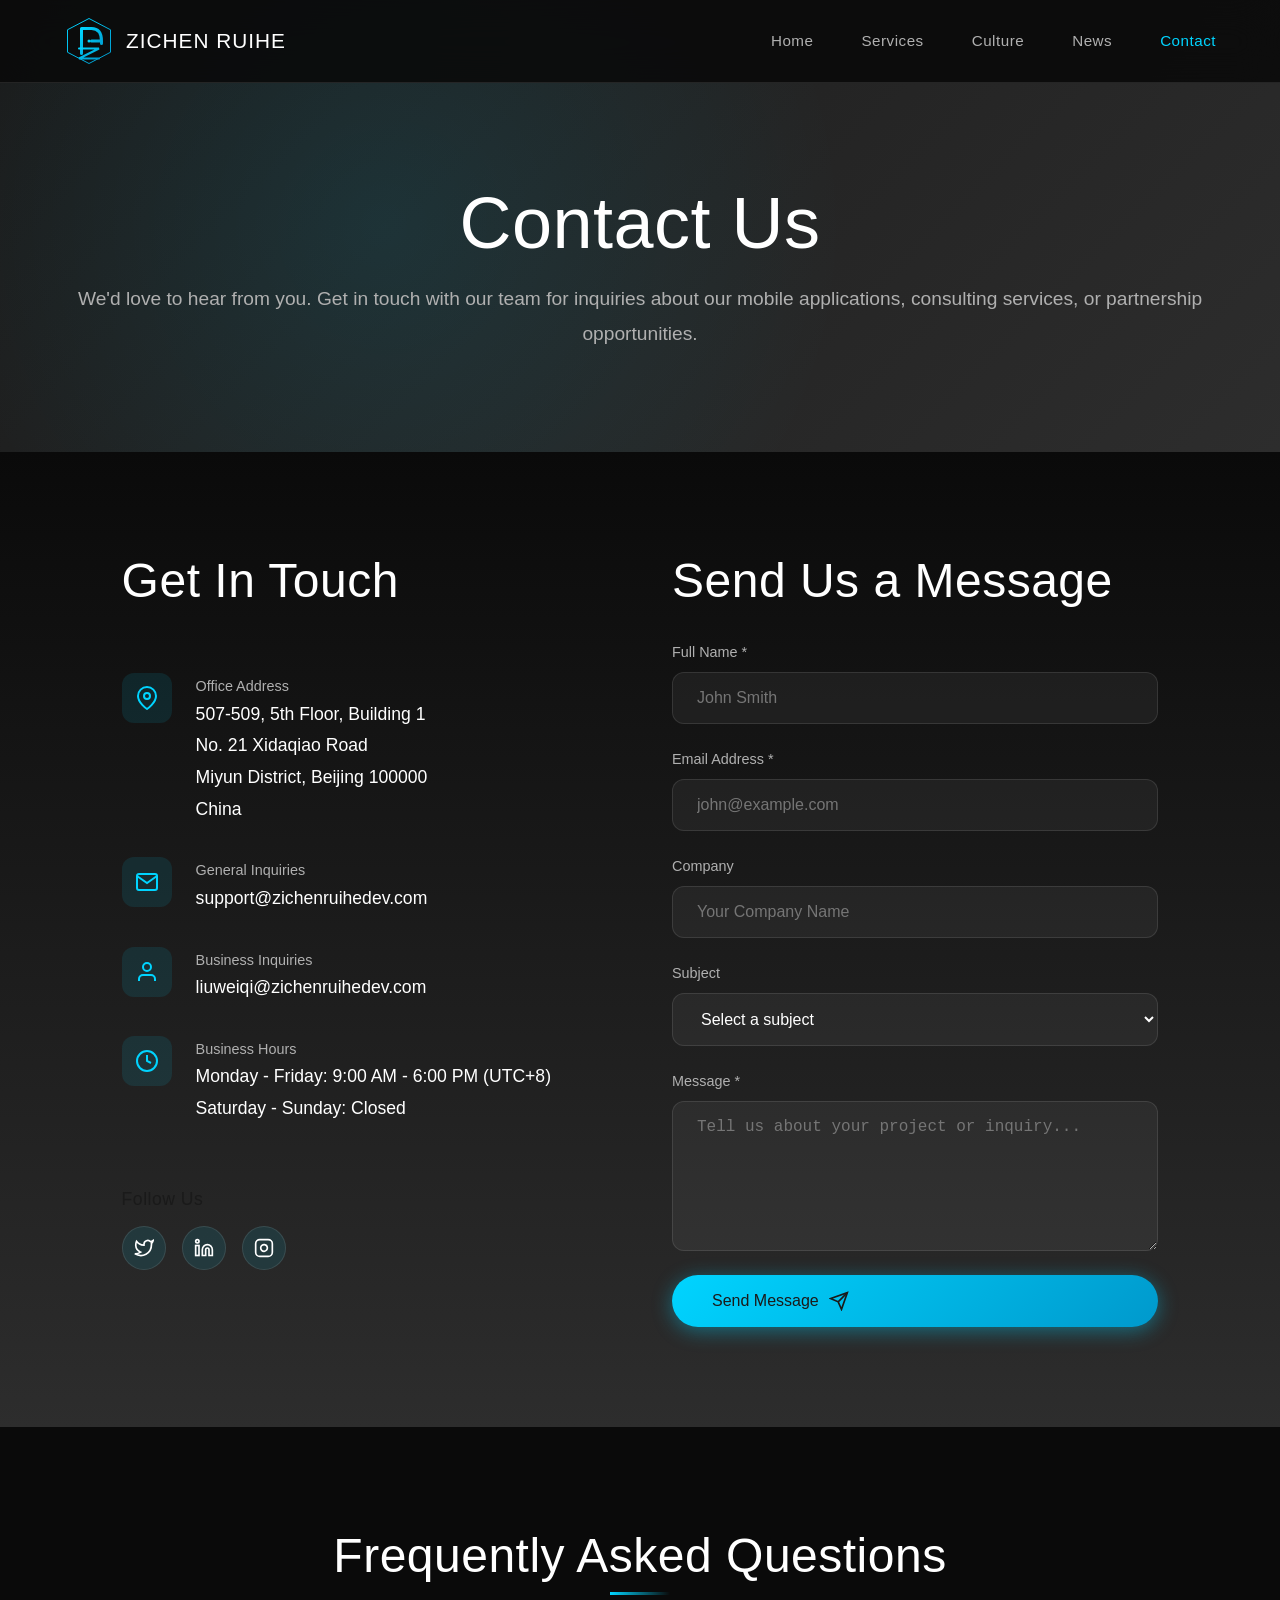
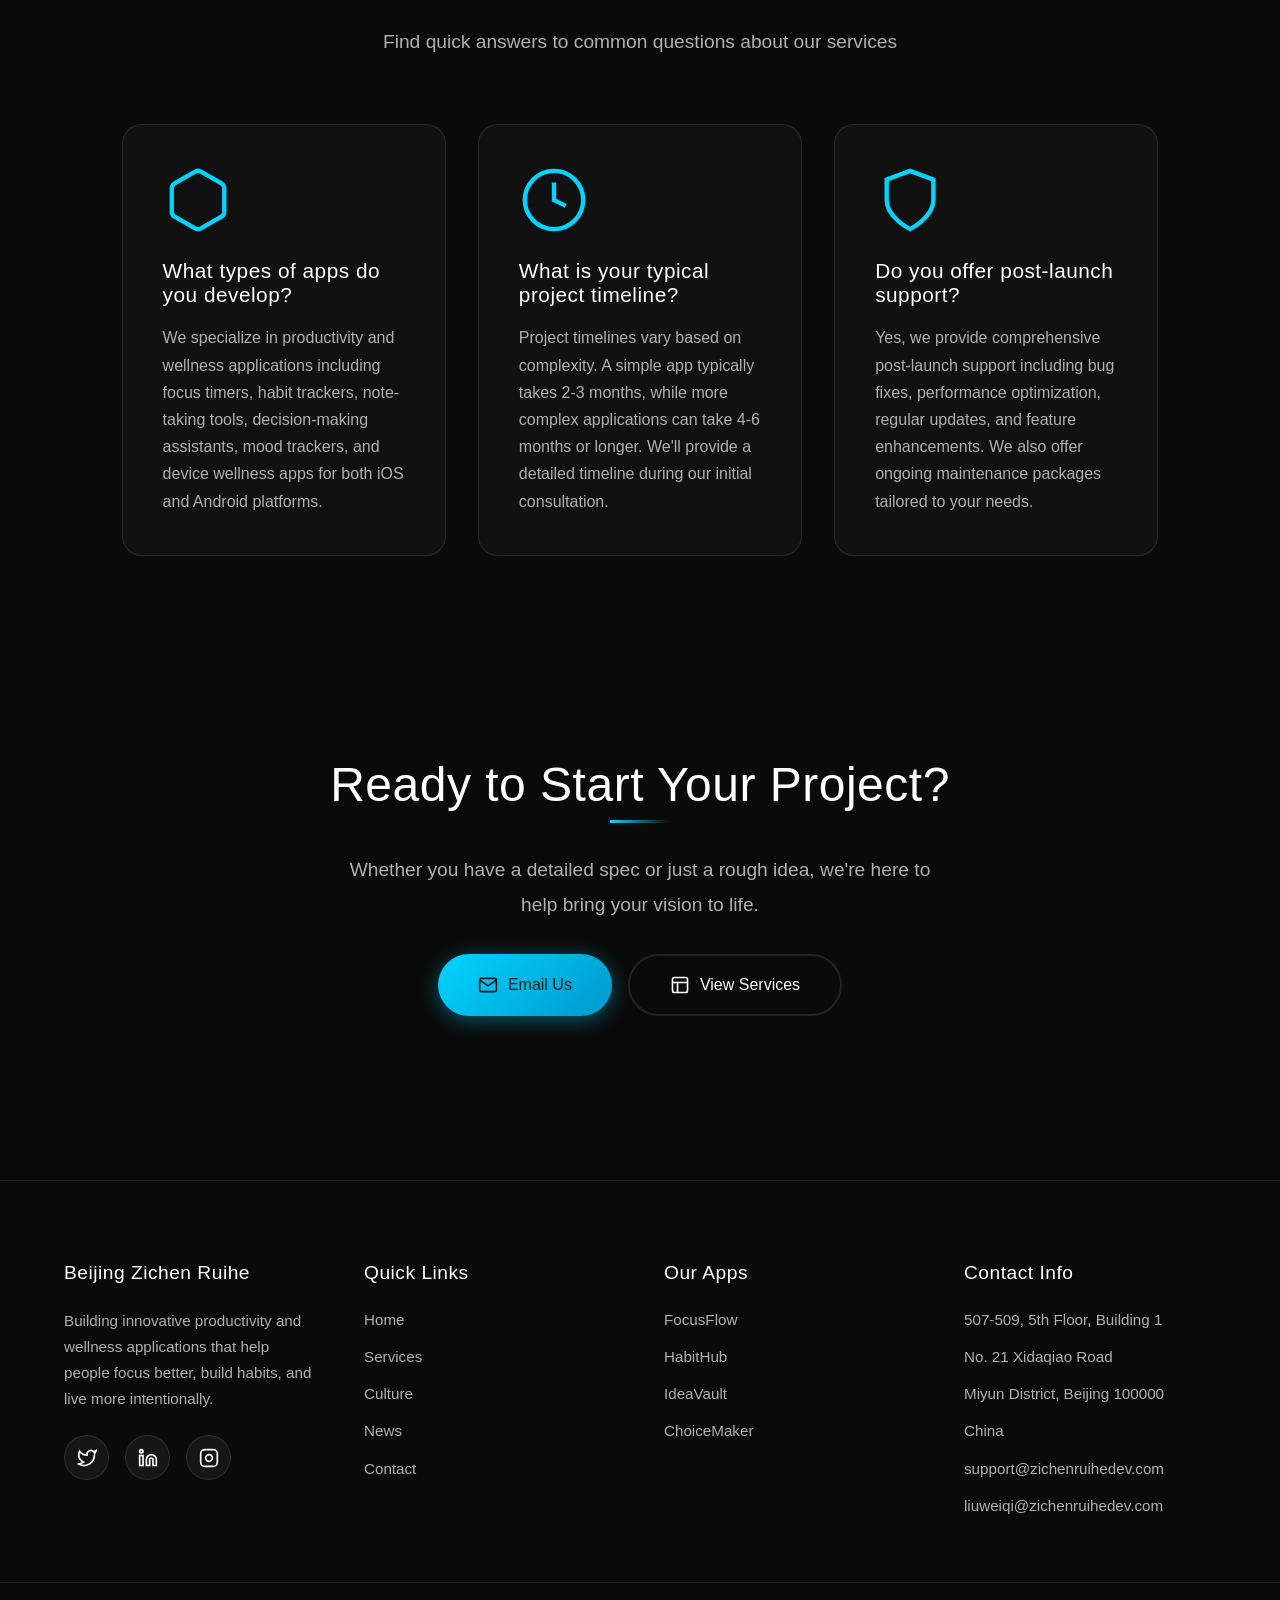
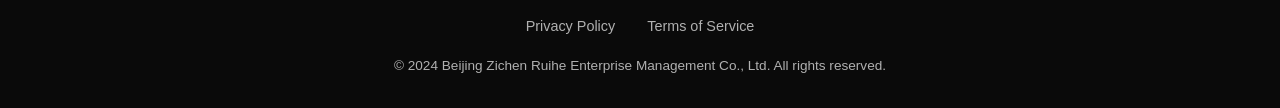
<file: contact.html>
<!DOCTYPE html>
<html lang="en">
<head>
    <meta charset="UTF-8">
    <meta name="viewport" content="width=device-width, initial-scale=1.0">
    <meta name="description" content="Contact Beijing Zichen Ruihe - Get in touch for mobile app development, productivity tools, and enterprise consulting services. Located in Beijing, China.">
    <meta name="robots" content="index, follow">
    <link rel="canonical" href="https://zichenruihedev.com/contact.html">
    <title>Contact Us | Beijing Zichen Ruihe Enterprise Management Co., Ltd</title>
    <link rel="stylesheet" href="css/style.css">
    <link rel="icon" type="image/svg+xml" href="images/logo.svg">
</head>
<body>
    <div class="loading"><div class="loading-spinner"></div></div>
    <nav class="nav">
        <div class="nav-container">
            <a href="index.html" class="nav-logo">
                <svg xmlns="http://www.w3.org/2000/svg" viewBox="0 0 100 100" width="50" height="50">
                    <defs><linearGradient id="lg4" x1="0%" y1="0%" x2="100%" y2="100%"><stop offset="0%" style="stop-color:#00d4ff"/><stop offset="100%" style="stop-color:#0099cc"/></linearGradient></defs>
                    <polygon points="50,5 93,27.5 93,72.5 50,95 7,72.5 7,27.5" fill="none" stroke="url(#lg4)" stroke-width="2"/>
                    <path d="M35 25 L35 75 M35 25 L55 25 C70 25 75 35 75 50 L75 55 M55 50 L75 50" fill="none" stroke="url(#lg4)" stroke-width="6" stroke-linecap="round"/>
                    <path d="M30 65 L70 65 L30 85 L70 85" fill="none" stroke="url(#lg4)" stroke-width="4" stroke-linecap="round"/>
                    <circle cx="50" cy="50" r="3" fill="#00d4ff"/>
                </svg>
                <span class="nav-logo-text">ZICHEN RUIHE</span>
            </a>
            <div class="nav-toggle"><span></span><span></span><span></span></div>
            <div class="nav-menu">
                <a href="index.html" class="nav-link">Home</a>
                <a href="services.html" class="nav-link">Services</a>
                <a href="culture.html" class="nav-link">Culture</a>
                <a href="news.html" class="nav-link">News</a>
                <a href="contact.html" class="nav-link active">Contact</a>
            </div>
        </div>
    </nav>

    <header class="page-header">
        <div class="container">
            <h1 class="page-title reveal">Contact Us</h1>
            <p class="page-subtitle reveal">We'd love to hear from you. Get in touch with our team for inquiries about our mobile applications, consulting services, or partnership opportunities.</p>
        </div>
    </header>

    <section class="section contact-section">
        <div class="container">
            <div class="contact-grid">
                <div class="contact-info reveal">
                    <h2 style="margin-bottom: 2rem;">Get In Touch</h2>
                    <div class="contact-item">
                        <div class="contact-icon"><svg xmlns="http://www.w3.org/2000/svg" viewBox="0 0 24 24" fill="none" stroke="currentColor" stroke-width="2"><path d="M21 10c0 7-9 13-9 13s-9-6-9-13a9 9 0 0 1 18 0z"/><circle cx="12" cy="10" r="3"/></svg></div>
                        <div>
                            <span class="contact-label">Office Address</span>
                            <p class="contact-value">507-509, 5th Floor, Building 1<br>No. 21 Xidaqiao Road<br>Miyun District, Beijing 100000<br>China</p>
                        </div>
                    </div>
                    <div class="contact-item">
                        <div class="contact-icon"><svg xmlns="http://www.w3.org/2000/svg" viewBox="0 0 24 24" fill="none" stroke="currentColor" stroke-width="2"><path d="M4 4h16c1.1 0 2 .9 2 2v12c0 1.1-.9 2-2 2H4c-1.1 0-2-.9-2-2V6c0-1.1.9-2 2-2z"/><polyline points="22,6 12,13 2,6"/></svg></div>
                        <div>
                            <span class="contact-label">General Inquiries</span>
                            <p class="contact-value"><a href="mailto:support@zichenruihedev.com">support@zichenruihedev.com</a></p>
                        </div>
                    </div>
                    <div class="contact-item">
                        <div class="contact-icon"><svg xmlns="http://www.w3.org/2000/svg" viewBox="0 0 24 24" fill="none" stroke="currentColor" stroke-width="2"><path d="M20 21v-2a4 4 0 0 0-4-4H8a4 4 0 0 0-4 4v2"/><circle cx="12" cy="7" r="4"/></svg></div>
                        <div>
                            <span class="contact-label">Business Inquiries</span>
                            <p class="contact-value"><a href="mailto:liuweiqi@zichenruihedev.com">liuweiqi@zichenruihedev.com</a></p>
                        </div>
                    </div>
                    <div class="contact-item">
                        <div class="contact-icon"><svg xmlns="http://www.w3.org/2000/svg" viewBox="0 0 24 24" fill="none" stroke="currentColor" stroke-width="2"><circle cx="12" cy="12" r="10"/><polyline points="12,6 12,12 16,14"/></svg></div>
                        <div>
                            <span class="contact-label">Business Hours</span>
                            <p class="contact-value">Monday - Friday: 9:00 AM - 6:00 PM (UTC+8)<br>Saturday - Sunday: Closed</p>
                        </div>
                    </div>
                    
                    <div style="margin-top: 2rem;">
                        <h3 style="font-size: 1.1rem; margin-bottom: 1rem; color: var(--primary-color);">Follow Us</h3>
                        <div style="display: flex; gap: 1rem;">
                            <a href="#" class="social-link" style="width: 44px; height: 44px; display: flex; align-items: center; justify-content: center; border-radius: 50%; background: rgba(0, 212, 255, 0.1); color: var(--primary-color); transition: all 0.3s ease;">
                                <svg xmlns="http://www.w3.org/2000/svg" viewBox="0 0 24 24" fill="none" stroke="currentColor" stroke-width="2"><path d="M23 3a10.9 10.9 0 0 1-3.14 1.53 4.48 4.48 0 0 0-7.86 3v1A10.66 10.66 0 0 1 3 4s-4 9 5 13a11.64 11.64 0 0 1-7 2c9 5 20 0 20-11.5a4.5 4.5 0 0 0-.08-.83A7.72 7.72 0 0 0 23 3z"/></svg>
                            </a>
                            <a href="#" class="social-link" style="width: 44px; height: 44px; display: flex; align-items: center; justify-content: center; border-radius: 50%; background: rgba(0, 212, 255, 0.1); color: var(--primary-color); transition: all 0.3s ease;">
                                <svg xmlns="http://www.w3.org/2000/svg" viewBox="0 0 24 24" fill="none" stroke="currentColor" stroke-width="2"><path d="M16 8a6 6 0 0 1 6 6v7h-4v-7a2 2 0 0 0-2-2 2 2 0 0 0-2 2v7h-4v-7a6 6 0 0 1 6-6z"/><rect x="2" y="9" width="4" height="12"/><circle cx="4" cy="4" r="2"/></svg>
                            </a>
                            <a href="#" class="social-link" style="width: 44px; height: 44px; display: flex; align-items: center; justify-content: center; border-radius: 50%; background: rgba(0, 212, 255, 0.1); color: var(--primary-color); transition: all 0.3s ease;">
                                <svg xmlns="http://www.w3.org/2000/svg" viewBox="0 0 24 24" fill="none" stroke="currentColor" stroke-width="2"><rect x="2" y="2" width="20" height="20" rx="5" ry="5"/><path d="M16 11.37A4 4 0 1 1 12.63 8 4 4 0 0 1 16 11.37z"/><line x1="17.5" y1="6.5" x2="17.51" y2="6.5"/></svg>
                            </a>
                        </div>
                    </div>
                </div>
                <div class="reveal">
                    <h2 style="margin-bottom: 2rem;">Send Us a Message</h2>
                    <form class="contact-form" id="contactForm">
                        <div class="form-group">
                            <label class="form-label">Full Name *</label>
                            <input type="text" name="name" class="form-input" required placeholder="John Smith">
                        </div>
                        <div class="form-group">
                            <label class="form-label">Email Address *</label>
                            <input type="email" name="email" class="form-input" required placeholder="john@example.com">
                        </div>
                        <div class="form-group">
                            <label class="form-label">Company</label>
                            <input type="text" name="company" class="form-input" placeholder="Your Company Name">
                        </div>
                        <div class="form-group">
                            <label class="form-label">Subject</label>
                            <select name="subject" class="form-input">
                                <option value="">Select a subject</option>
                                <option value="mobile-apps">Mobile Applications</option>
                                <option value="consulting">Consulting Services</option>
                                <option value="enterprise">Enterprise Solutions</option>
                                <option value="partnership">Partnership</option>
                                <option value="other">Other</option>
                            </select>
                        </div>
                        <div class="form-group">
                            <label class="form-label">Message *</label>
                            <textarea name="message" class="form-textarea" required placeholder="Tell us about your project or inquiry..."></textarea>
                        </div>
                        <button type="submit" class="btn btn-primary">
                            Send Message
                            <svg xmlns="http://www.w3.org/2000/svg" width="20" height="20" viewBox="0 0 24 24" fill="none" stroke="currentColor" stroke-width="2"><line x1="22" y1="2" x2="11" y2="13"/><polygon points="22,2 15,22 11,13 2,9"/></svg>
                        </button>
                    </form>
                    <div id="formSuccess" style="display: none; margin-top: 1.5rem; padding: 1rem; background: rgba(0, 212, 255, 0.1); border-radius: 8px; color: var(--primary-color); text-align: center;">
                        <svg xmlns="http://www.w3.org/2000/svg" width="32" height="32" viewBox="0 0 24 24" fill="none" stroke="currentColor" stroke-width="2" style="margin-bottom: 0.5rem;"><path d="M22 11.08V12a10 10 0 1 1-5.93-9.14"/><polyline points="22,4 12,14.01 9,11.01"/></svg>
                        <p style="margin: 0; font-weight: 600;">Thank you for your message!</p>
                        <p style="margin: 0.5rem 0 0; font-size: 0.9rem; opacity: 0.9;">We'll get back to you within 24-48 hours.</p>
                    </div>
                </div>
            </div>
        </div>
    </section>

    <section class="section section-dark">
        <div class="container">
            <div class="section-header reveal">
                <h2 class="section-title">Frequently Asked Questions</h2>
                <p class="section-subtitle">Find quick answers to common questions about our services</p>
            </div>
            <div class="features-grid" style="text-align: left;">
                <div class="feature-card reveal" style="text-align: left;">
                    <div class="feature-icon"><svg xmlns="http://www.w3.org/2000/svg" viewBox="0 0 24 24" fill="none" stroke="currentColor" stroke-width="1.5"><path d="M21 16V8a2 2 0 0 0-1-1.73l-7-4a2 2 0 0 0-2 0l-7 4A2 2 0 0 0 3 8v8a2 2 0 0 0 1 1.73l7 4a2 2 0 0 0 2 0l7-4A2 2 0 0 0 21 16z"/></svg></div>
                    <h3 class="feature-title" style="text-align: left;">What types of apps do you develop?</h3>
                    <p class="feature-description" style="text-align: left;">We specialize in productivity and wellness applications including focus timers, habit trackers, note-taking tools, decision-making assistants, mood trackers, and device wellness apps for both iOS and Android platforms.</p>
                </div>
                <div class="feature-card reveal" style="text-align: left;">
                    <div class="feature-icon"><svg xmlns="http://www.w3.org/2000/svg" viewBox="0 0 24 24" fill="none" stroke="currentColor" stroke-width="1.5"><circle cx="12" cy="12" r="10"/><polyline points="12,6 12,12 16,14"/></svg></div>
                    <h3 class="feature-title" style="text-align: left;">What is your typical project timeline?</h3>
                    <p class="feature-description" style="text-align: left;">Project timelines vary based on complexity. A simple app typically takes 2-3 months, while more complex applications can take 4-6 months or longer. We'll provide a detailed timeline during our initial consultation.</p>
                </div>
                <div class="feature-card reveal" style="text-align: left;">
                    <div class="feature-icon"><svg xmlns="http://www.w3.org/2000/svg" viewBox="0 0 24 24" fill="none" stroke="currentColor" stroke-width="1.5"><path d="M12 22s8-4 8-10V5l-8-3-8 3v7c0 6 8 10 8 10z"/></svg></div>
                    <h3 class="feature-title" style="text-align: left;">Do you offer post-launch support?</h3>
                    <p class="feature-description" style="text-align: left;">Yes, we provide comprehensive post-launch support including bug fixes, performance optimization, regular updates, and feature enhancements. We also offer ongoing maintenance packages tailored to your needs.</p>
                </div>
            </div>
        </div>
    </section>

    <section class="section section-dark">
        <div class="container">
            <div class="section-header reveal">
                <h2 class="section-title">Ready to Start Your Project?</h2>
                <p class="section-subtitle">Whether you have a detailed spec or just a rough idea, we're here to help bring your vision to life.</p>
                <div style="margin-top: 2rem; display: flex; gap: 1rem; justify-content: center; flex-wrap: wrap;">
                    <a href="mailto:liuweiqi@zichenruihedev.com" class="btn btn-primary">
                        <svg xmlns="http://www.w3.org/2000/svg" width="20" height="20" viewBox="0 0 24 24" fill="none" stroke="currentColor" stroke-width="2"><path d="M4 4h16c1.1 0 2 .9 2 2v12c0 1.1-.9 2-2 2H4c-1.1 0-2-.9-2-2V6c0-1.1.9-2 2-2z"/><polyline points="22,6 12,13 2,6"/></svg>
                        Email Us
                    </a>
                    <a href="services.html" class="btn btn-secondary">
                        <svg xmlns="http://www.w3.org/2000/svg" width="20" height="20" viewBox="0 0 24 24" fill="none" stroke="currentColor" stroke-width="2"><rect x="3" y="3" width="18" height="18" rx="2" ry="2"/><line x1="3" y1="9" x2="21" y2="9"/><line x1="9" y1="21" x2="9" y2="9"/></svg>
                        View Services
                    </a>
                </div>
            </div>
        </div>
    </section>

    <footer class="footer">
        <div class="footer-grid">
            <div class="footer-col">
                <h4>Beijing Zichen Ruihe</h4>
                <p style="color: var(--text-secondary); font-size: 0.95rem; line-height: 1.7;">Building innovative productivity and wellness applications that help people focus better, build habits, and live more intentionally.</p>
                <div class="footer-social" style="margin-top: 1.5rem;">
                    <a href="#" class="social-link">
                        <svg xmlns="http://www.w3.org/2000/svg" viewBox="0 0 24 24" fill="none" stroke="currentColor" stroke-width="2"><path d="M23 3a10.9 10.9 0 0 1-3.14 1.53 4.48 4.48 0 0 0-7.86 3v1A10.66 10.66 0 0 1 3 4s-4 9 5 13a11.64 11.64 0 0 1-7 2c9 5 20 0 20-11.5a4.5 4.5 0 0 0-.08-.83A7.72 7.72 0 0 0 23 3z"/></svg>
                    </a>
                    <a href="#" class="social-link">
                        <svg xmlns="http://www.w3.org/2000/svg" viewBox="0 0 24 24" fill="none" stroke="currentColor" stroke-width="2"><path d="M16 8a6 6 0 0 1 6 6v7h-4v-7a2 2 0 0 0-2-2 2 2 0 0 0-2 2v7h-4v-7a6 6 0 0 1 6-6z"/><rect x="2" y="9" width="4" height="12"/><circle cx="4" cy="4" r="2"/></svg>
                    </a>
                    <a href="#" class="social-link">
                        <svg xmlns="http://www.w3.org/2000/svg" viewBox="0 0 24 24" fill="none" stroke="currentColor" stroke-width="2"><rect x="2" y="2" width="20" height="20" rx="5" ry="5"/><path d="M16 11.37A4 4 0 1 1 12.63 8 4 4 0 0 1 16 11.37z"/><line x1="17.5" y1="6.5" x2="17.51" y2="6.5"/></svg>
                    </a>
                </div>
            </div>
            <div class="footer-col">
                <h4>Quick Links</h4>
                <div class="footer-links">
                    <a href="index.html" class="footer-link">Home</a>
                    <a href="services.html" class="footer-link">Services</a>
                    <a href="culture.html" class="footer-link">Culture</a>
                    <a href="news.html" class="footer-link">News</a>
                    <a href="contact.html" class="footer-link">Contact</a>
                </div>
            </div>
            <div class="footer-col">
                <h4>Our Apps</h4>
                <div class="footer-links">
                    <a href="#" class="footer-link">FocusFlow</a>
                    <a href="#" class="footer-link">HabitHub</a>
                    <a href="#" class="footer-link">IdeaVault</a>
                    <a href="#" class="footer-link">ChoiceMaker</a>
                </div>
            </div>
            <div class="footer-col">
                <h4>Contact Info</h4>
                <div class="footer-links">
                    <span class="footer-link" style="cursor: default;">507-509, 5th Floor, Building 1</span>
                    <span class="footer-link" style="cursor: default;">No. 21 Xidaqiao Road</span>
                    <span class="footer-link" style="cursor: default;">Miyun District, Beijing 100000</span>
                    <span class="footer-link" style="cursor: default;">China</span>
                    <a href="mailto:support@zichenruihedev.com" class="footer-link">support@zichenruihedev.com</a>
                    <a href="mailto:liuweiqi@zichenruihedev.com" class="footer-link">liuweiqi@zichenruihedev.com</a>
                </div>
            </div>
        </div>
        <div class="footer-bottom">
            <div class="footer-legal">
                <a href="privacy.html">Privacy Policy</a>
                <a href="terms.html">Terms of Service</a>
            </div>
            <p class="footer-copyright">&copy; 2024 Beijing Zichen Ruihe Enterprise Management Co., Ltd. All rights reserved.</p>
        </div>
    </footer>

    <div class="scroll-top"><svg xmlns="http://www.w3.org/2000/svg" viewBox="0 0 24 24" fill="none" stroke="currentColor" stroke-width="2"><line x1="12" y1="19" x2="12" y2="5"/><polyline points="5,12 12,5 19,12"/></svg></div>

    <script src="js/main.js"></script>
    <script>
        document.getElementById('contactForm').addEventListener('submit', function(e) {
            e.preventDefault();
            // Simulate form submission
            this.style.display = 'none';
            document.getElementById('formSuccess').style.display = 'block';
        });
    </script>
</body>
</html>
</file>
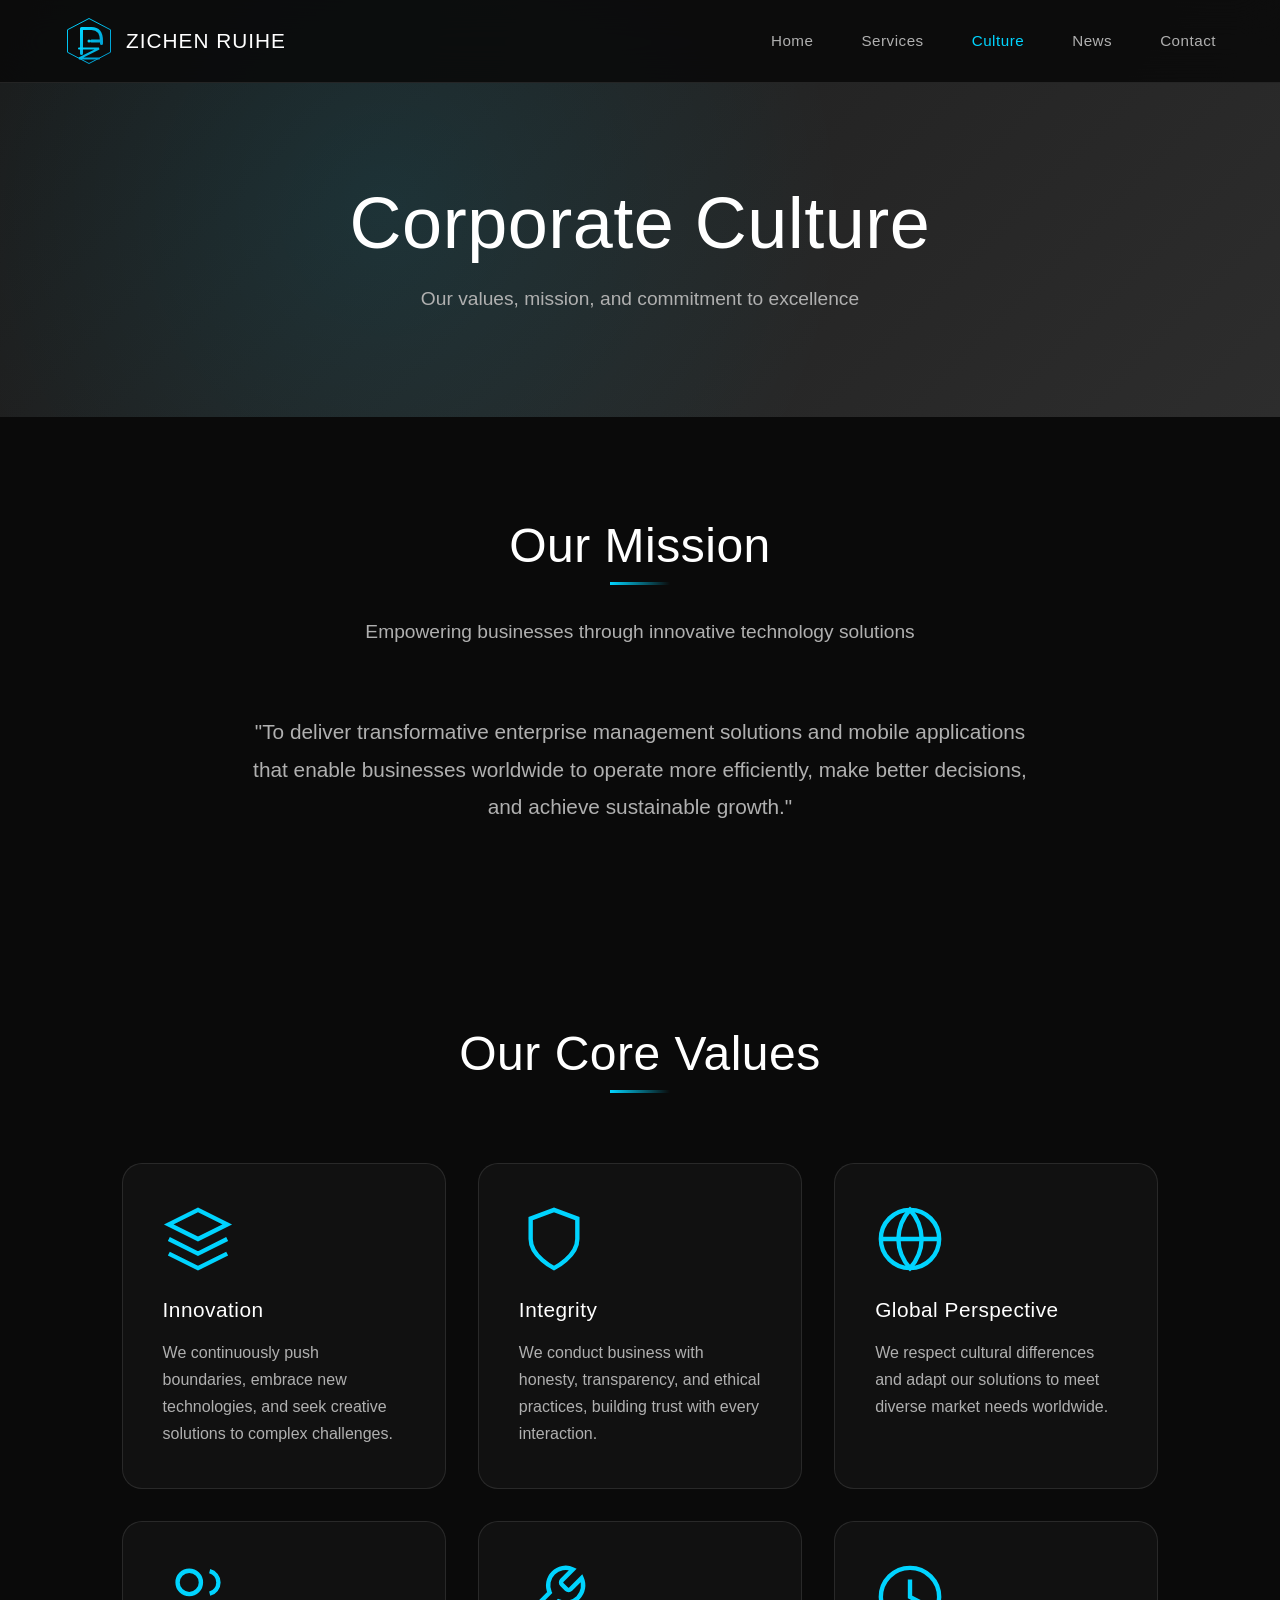
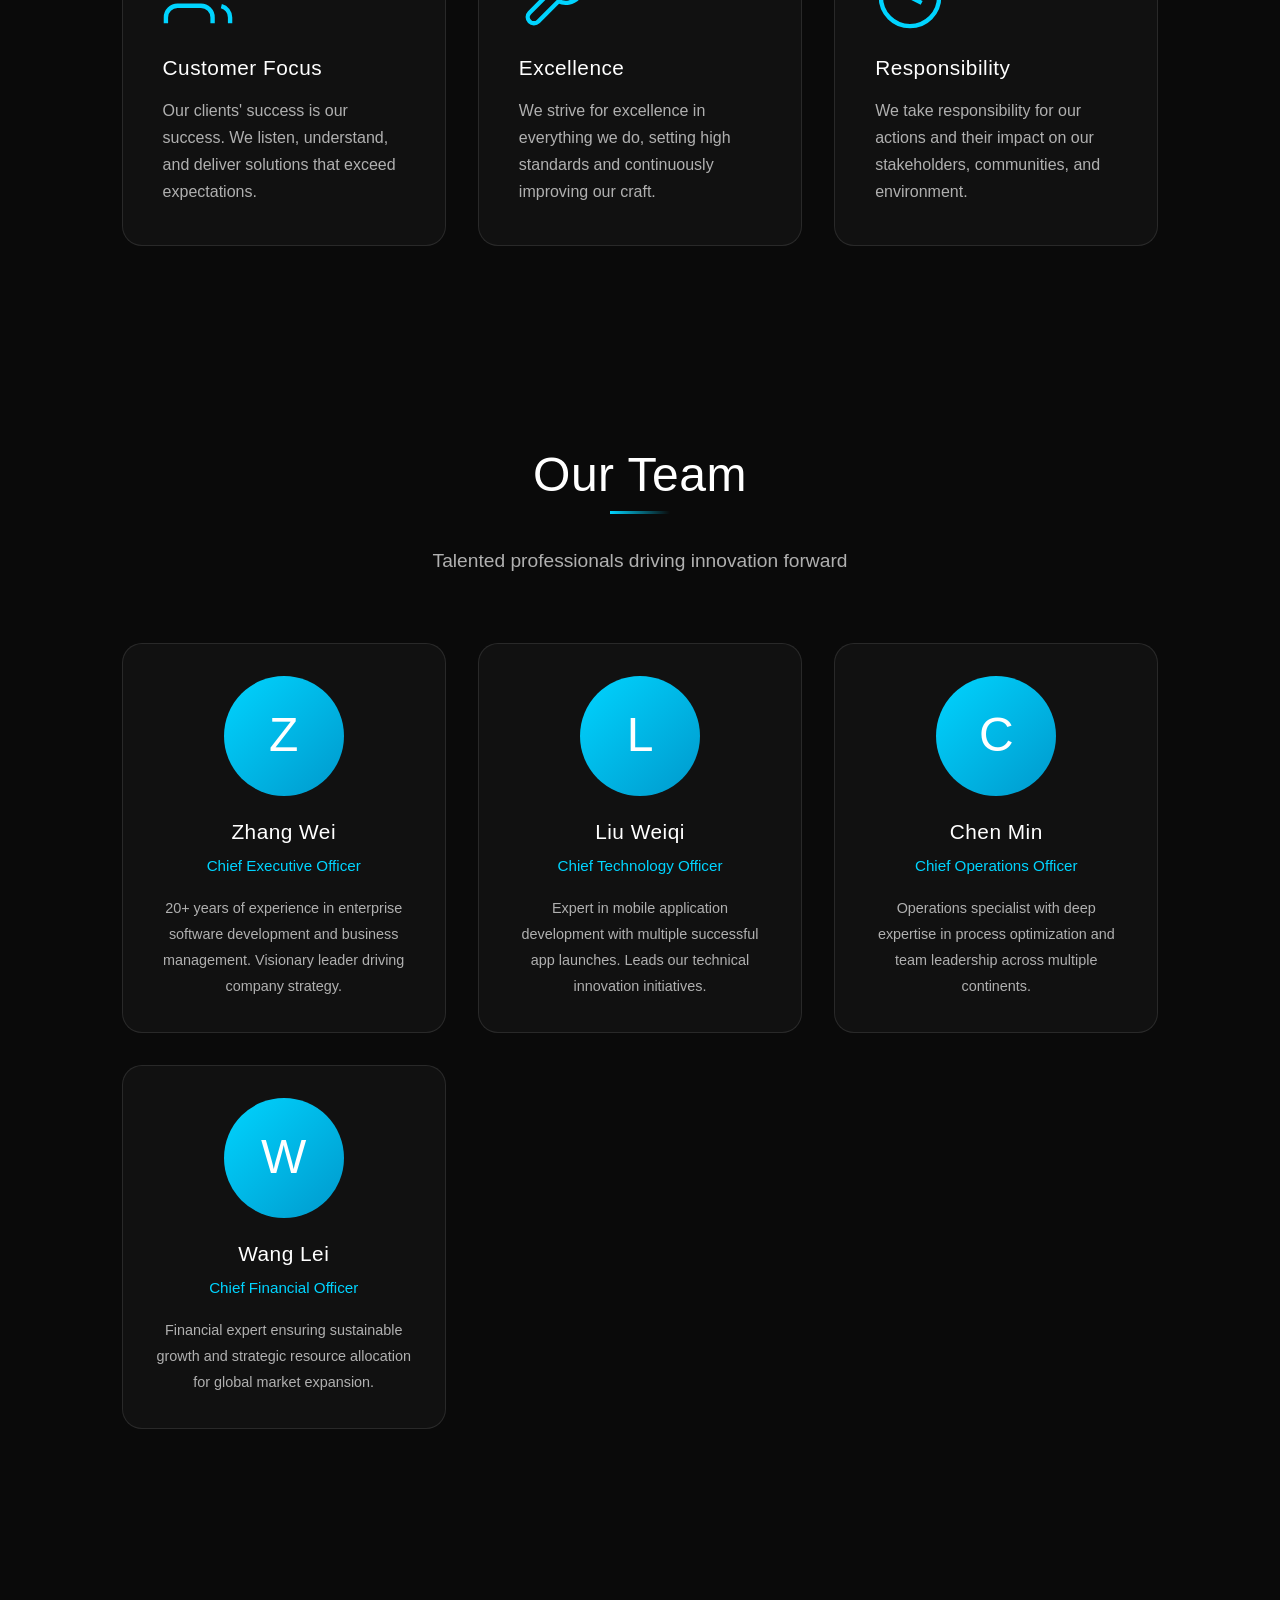
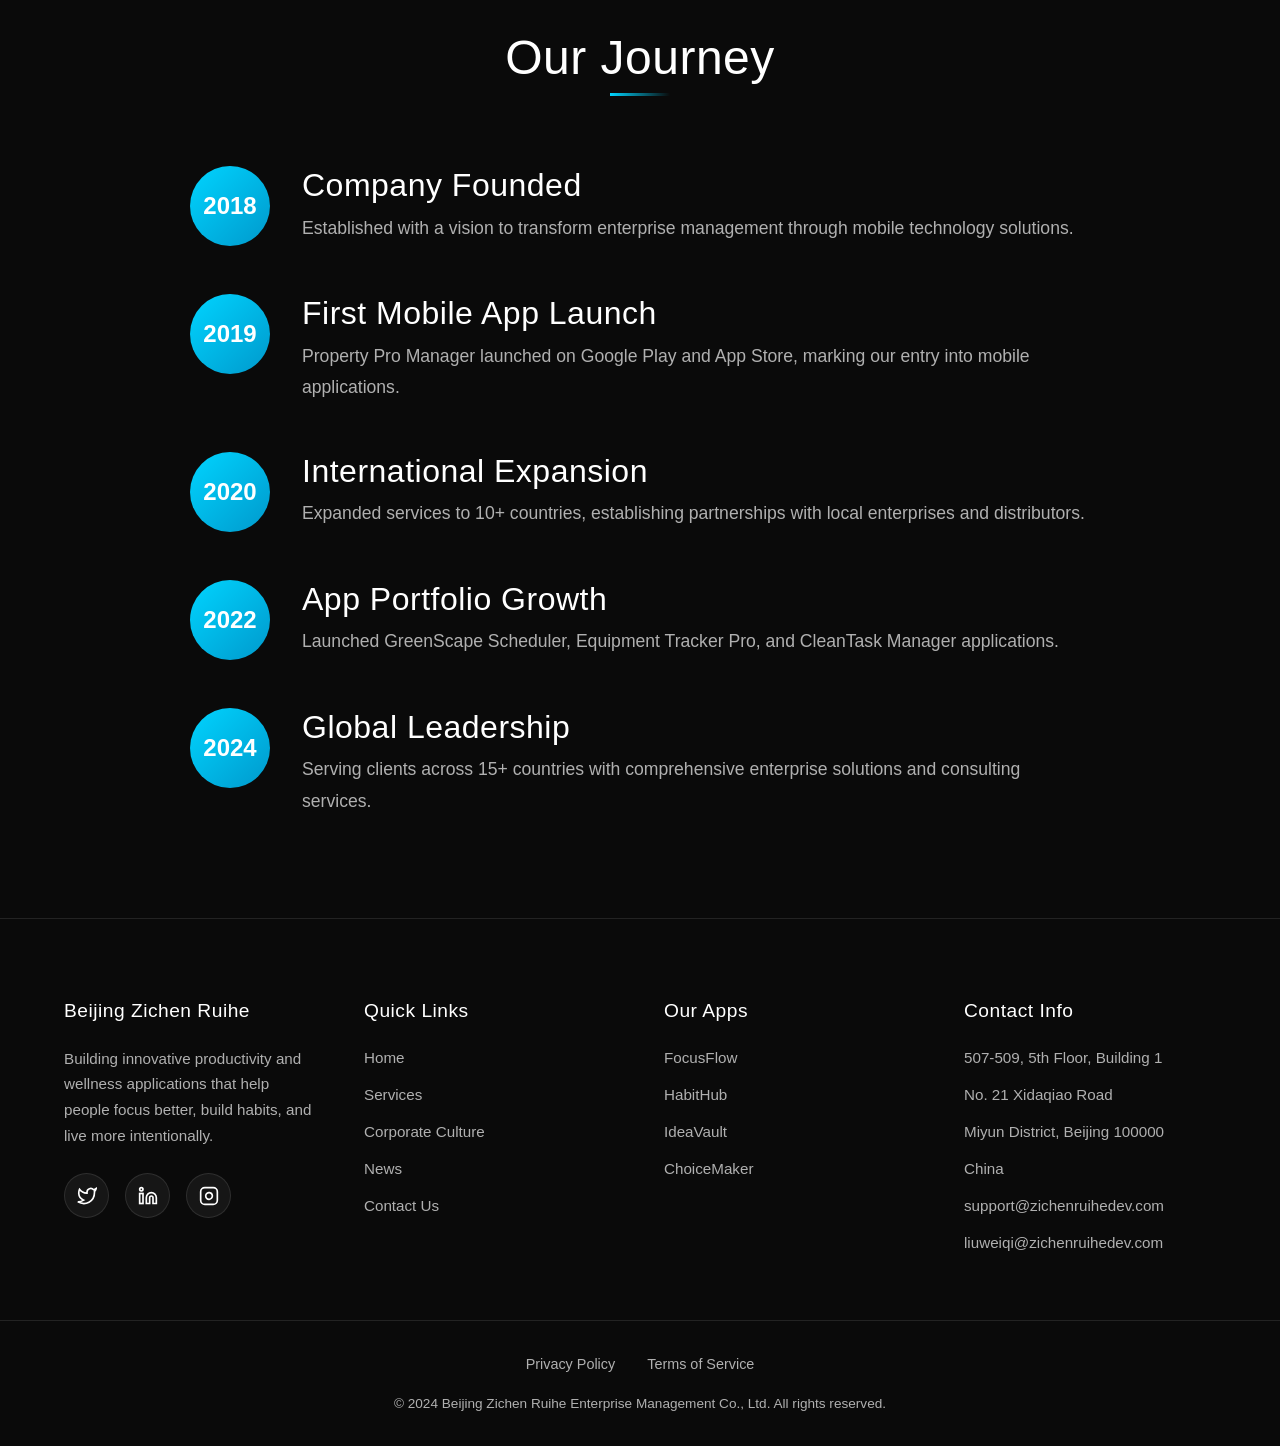
<file: culture.html>
<!DOCTYPE html>
<html lang="en">
<head>
    <meta charset="UTF-8">
    <meta name="viewport" content="width=device-width, initial-scale=1.0">
    <meta name="description" content="Corporate Culture - Discover the values, mission, and team spirit that drive Beijing Zichen Ruihe's success in global enterprise solutions.">
    <meta name="robots" content="index, follow">
    <link rel="canonical" href="https://zichenruihedev.com/culture.html">
    <title>Corporate Culture | Beijing Zichen Ruihe Enterprise Management Co., Ltd</title>
    <link rel="stylesheet" href="css/style.css">
    <link rel="icon" type="image/svg+xml" href="images/logo.svg">
</head>
<body>
    <div class="loading"><div class="loading-spinner"></div></div>
    <nav class="nav">
        <div class="nav-container">
            <a href="index.html" class="nav-logo"><svg xmlns="http://www.w3.org/2000/svg" viewBox="0 0 100 100" width="50" height="50"><defs><linearGradient id="lg2" x1="0%" y1="0%" x2="100%" y2="100%"><stop offset="0%" style="stop-color:#00d4ff"/><stop offset="100%" style="stop-color:#0099cc"/></linearGradient></defs><polygon points="50,5 93,27.5 93,72.5 50,95 7,72.5 7,27.5" fill="none" stroke="url(#lg2)" stroke-width="2"/><path d="M35 25 L35 75 M35 25 L55 25 C70 25 75 35 75 50 L75 55 M55 50 L75 50" fill="none" stroke="url(#lg2)" stroke-width="6" stroke-linecap="round"/><path d="M30 65 L70 65 L30 85 L70 85" fill="none" stroke="url(#lg2)" stroke-width="4" stroke-linecap="round"/><circle cx="50" cy="50" r="3" fill="#00d4ff"/></svg><span class="nav-logo-text">ZICHEN RUIHE</span></a>
            <div class="nav-toggle"><span></span><span></span><span></span></div>
            <div class="nav-menu"><a href="index.html" class="nav-link">Home</a><a href="services.html" class="nav-link">Services</a><a href="culture.html" class="nav-link active">Culture</a><a href="news.html" class="nav-link">News</a><a href="contact.html" class="nav-link">Contact</a></div>
        </div>
    </nav>
    <header class="page-header"><div class="container"><h1 class="page-title reveal">Corporate Culture</h1><p class="page-subtitle reveal">Our values, mission, and commitment to excellence</p></div></header>
    <section class="section section-dark">
        <div class="container">
            <div class="section-header reveal"><h2 class="section-title">Our Mission</h2><p class="section-subtitle">Empowering businesses through innovative technology solutions</p></div>
            <div style="max-width: 800px; margin: 0 auto; text-align: center;" class="reveal">
                <p style="font-size: 1.3rem; line-height: 1.8; color: var(--text-secondary);">"To deliver transformative enterprise management solutions and mobile applications that enable businesses worldwide to operate more efficiently, make better decisions, and achieve sustainable growth."</p>
            </div>
        </div>
    </section>
    <section class="section section-dark">
        <div class="container">
            <div class="section-header reveal"><h2 class="section-title">Our Core Values</h2></div>
            <div class="features-grid">
                <div class="feature-card reveal"><div class="feature-icon"><svg xmlns="http://www.w3.org/2000/svg" viewBox="0 0 24 24" fill="none" stroke="currentColor" stroke-width="1.5"><path d="M12 2L2 7l10 5 10-5-10-5z"/><path d="M2 17l10 5 10-5"/><path d="M2 12l10 5 10-5"/></svg></div><h3 class="feature-title">Innovation</h3><p class="feature-description">We continuously push boundaries, embrace new technologies, and seek creative solutions to complex challenges.</p></div>
                <div class="feature-card reveal"><div class="feature-icon"><svg xmlns="http://www.w3.org/2000/svg" viewBox="0 0 24 24" fill="none" stroke="currentColor" stroke-width="1.5"><path d="M12 22s8-4 8-10V5l-8-3-8 3v7c0 6 8 10 8 10z"/></svg></div><h3 class="feature-title">Integrity</h3><p class="feature-description">We conduct business with honesty, transparency, and ethical practices, building trust with every interaction.</p></div>
                <div class="feature-card reveal"><div class="feature-icon"><svg xmlns="http://www.w3.org/2000/svg" viewBox="0 0 24 24" fill="none" stroke="currentColor" stroke-width="1.5"><circle cx="12" cy="12" r="10"/><line x1="2" y1="12" x2="22" y2="12"/><path d="M12 2a15.3 15.3 0 0 1 4 10 15.3 15.3 0 0 1-4 10 15.3 15.3 0 0 1-4-10 15.3 15.3 0 0 1 4-10z"/></svg></div><h3 class="feature-title">Global Perspective</h3><p class="feature-description">We respect cultural differences and adapt our solutions to meet diverse market needs worldwide.</p></div>
                <div class="feature-card reveal"><div class="feature-icon"><svg xmlns="http://www.w3.org/2000/svg" viewBox="0 0 24 24" fill="none" stroke="currentColor" stroke-width="1.5"><path d="M17 21v-2a4 4 0 0 0-4-4H5a4 4 0 0 0-4 4v2"/><circle cx="9" cy="7" r="4"/><path d="M23 21v-2a4 4 0 0 0-3-3.87"/><path d="M16 3.13a4 4 0 0 1 0 7.75"/></svg></div><h3 class="feature-title">Customer Focus</h3><p class="feature-description">Our clients' success is our success. We listen, understand, and deliver solutions that exceed expectations.</p></div>
                <div class="feature-card reveal"><div class="feature-icon"><svg xmlns="http://www.w3.org/2000/svg" viewBox="0 0 24 24" fill="none" stroke="currentColor" stroke-width="1.5"><path d="M14.7 6.3a1 1 0 0 0 0 1.4l1.6 1.6a1 1 0 0 0 1.4 0l3.77-3.77a6 6 0 0 1-7.94 7.94l-6.91 6.91a2.12 2.12 0 0 1-3-3l6.91-6.91a6 6 0 0 1 7.94-7.94l-3.76 3.76z"/></svg></div><h3 class="feature-title">Excellence</h3><p class="feature-description">We strive for excellence in everything we do, setting high standards and continuously improving our craft.</p></div>
                <div class="feature-card reveal"><div class="feature-icon"><svg xmlns="http://www.w3.org/2000/svg" viewBox="0 0 24 24" fill="none" stroke="currentColor" stroke-width="1.5"><circle cx="12" cy="12" r="10"/><polyline points="12,6 12,12 16,14"/></svg></div><h3 class="feature-title">Responsibility</h3><p class="feature-description">We take responsibility for our actions and their impact on our stakeholders, communities, and environment.</p></div>
            </div>
        </div>
    </section>
    <section class="section section-dark">
        <div class="container">
            <div class="section-header reveal"><h2 class="section-title">Our Team</h2><p class="section-subtitle">Talented professionals driving innovation forward</p></div>
            <div class="team-grid">
                <div class="team-card reveal"><div class="team-avatar">Z</div><h3 class="team-name">Zhang Wei</h3><p class="team-role">Chief Executive Officer</p><p class="team-bio">20+ years of experience in enterprise software development and business management. Visionary leader driving company strategy.</p></div>
                <div class="team-card reveal"><div class="team-avatar">L</div><h3 class="team-name">Liu Weiqi</h3><p class="team-role">Chief Technology Officer</p><p class="team-bio">Expert in mobile application development with multiple successful app launches. Leads our technical innovation initiatives.</p></div>
                <div class="team-card reveal"><div class="team-avatar">C</div><h3 class="team-name">Chen Min</h3><p class="team-role">Chief Operations Officer</p><p class="team-bio">Operations specialist with deep expertise in process optimization and team leadership across multiple continents.</p></div>
                <div class="team-card reveal"><div class="team-avatar">W</div><h3 class="team-name">Wang Lei</h3><p class="team-role">Chief Financial Officer</p><p class="team-bio">Financial expert ensuring sustainable growth and strategic resource allocation for global market expansion.</p></div>
            </div>
        </div>
    </section>
    <section class="section section-dark">
        <div class="container">
            <div class="section-header reveal"><h2 class="section-title">Our Journey</h2></div>
            <div style="max-width: 900px; margin: 0 auto;">
                <div class="reveal" style="display: flex; gap: 2rem; margin-bottom: 3rem; align-items: flex-start;"><div style="width: 80px; height: 80px; background: linear-gradient(135deg, var(--accent-color), #0099cc); border-radius: 50%; display: flex; align-items: center; justify-content: center; flex-shrink: 0; font-size: 1.5rem; font-weight: bold;">2018</div><div><h3 style="margin-bottom: 0.5rem;">Company Founded</h3><p style="color: var(--text-secondary);">Established with a vision to transform enterprise management through mobile technology solutions.</p></div></div>
                <div class="reveal" style="display: flex; gap: 2rem; margin-bottom: 3rem; align-items: flex-start;"><div style="width: 80px; height: 80px; background: linear-gradient(135deg, var(--accent-color), #0099cc); border-radius: 50%; display: flex; align-items: center; justify-content: center; flex-shrink: 0; font-size: 1.5rem; font-weight: bold;">2019</div><div><h3 style="margin-bottom: 0.5rem;">First Mobile App Launch</h3><p style="color: var(--text-secondary);">Property Pro Manager launched on Google Play and App Store, marking our entry into mobile applications.</p></div></div>
                <div class="reveal" style="display: flex; gap: 2rem; margin-bottom: 3rem; align-items: flex-start;"><div style="width: 80px; height: 80px; background: linear-gradient(135deg, var(--accent-color), #0099cc); border-radius: 50%; display: flex; align-items: center; justify-content: center; flex-shrink: 0; font-size: 1.5rem; font-weight: bold;">2020</div><div><h3 style="margin-bottom: 0.5rem;">International Expansion</h3><p style="color: var(--text-secondary);">Expanded services to 10+ countries, establishing partnerships with local enterprises and distributors.</p></div></div>
                <div class="reveal" style="display: flex; gap: 2rem; margin-bottom: 3rem; align-items: flex-start;"><div style="width: 80px; height: 80px; background: linear-gradient(135deg, var(--accent-color), #0099cc); border-radius: 50%; display: flex; align-items: center; justify-content: center; flex-shrink: 0; font-size: 1.5rem; font-weight: bold;">2022</div><div><h3 style="margin-bottom: 0.5rem;">App Portfolio Growth</h3><p style="color: var(--text-secondary);">Launched GreenScape Scheduler, Equipment Tracker Pro, and CleanTask Manager applications.</p></div></div>
                <div class="reveal" style="display: flex; gap: 2rem; align-items: flex-start;"><div style="width: 80px; height: 80px; background: linear-gradient(135deg, var(--accent-color), #0099cc); border-radius: 50%; display: flex; align-items: center; justify-content: center; flex-shrink: 0; font-size: 1.5rem; font-weight: bold;">2024</div><div><h3 style="margin-bottom: 0.5rem;">Global Leadership</h3><p style="color: var(--text-secondary);">Serving clients across 15+ countries with comprehensive enterprise solutions and consulting services.</p></div></div>
            </div>
        </div>
    </section>
    <footer class="footer">
        <div class="footer-grid">
            <div class="footer-col">
                <h4>Beijing Zichen Ruihe</h4>
                <p style="color: var(--text-secondary); font-size: 0.95rem; line-height: 1.7;">Building innovative productivity and wellness applications that help people focus better, build habits, and live more intentionally.</p>
                <div class="footer-social" style="margin-top: 1.5rem;">
                    <a href="#" class="social-link"><svg xmlns="http://www.w3.org/2000/svg" viewBox="0 0 24 24" fill="none" stroke="currentColor" stroke-width="2"><path d="M23 3a10.9 10.9 0 0 1-3.14 1.53 4.48 4.48 0 0 0-7.86 3v1A10.66 10.66 0 0 1 3 4s-4 9 5 13a11.64 11.64 0 0 1-7 2c9 5 20 0 20-11.5a4.5 4.5 0 0 0-.08-.83A7.72 7.72 0 0 0 23 3z"/></svg></a>
                    <a href="#" class="social-link"><svg xmlns="http://www.w3.org/2000/svg" viewBox="0 0 24 24" fill="none" stroke="currentColor" stroke-width="2"><path d="M16 8a6 6 0 0 1 6 6v7h-4v-7a2 2 0 0 0-2-2 2 2 0 0 0-2 2v7h-4v-7a6 6 0 0 1 6-6z"/><rect x="2" y="9" width="4" height="12"/><circle cx="4" cy="4" r="2"/></svg></a>
                    <a href="#" class="social-link"><svg xmlns="http://www.w3.org/2000/svg" viewBox="0 0 24 24" fill="none" stroke="currentColor" stroke-width="2"><rect x="2" y="2" width="20" height="20" rx="5" ry="5"/><path d="M16 11.37A4 4 0 1 1 12.63 8 4 4 0 0 1 16 11.37z"/><line x1="17.5" y1="6.5" x2="17.51" y2="6.5"/></svg></a>
                </div>
            </div>
            <div class="footer-col">
                <h4>Quick Links</h4>
                <div class="footer-links">
                    <a href="index.html" class="footer-link">Home</a>
                    <a href="services.html" class="footer-link">Services</a>
                    <a href="culture.html" class="footer-link">Corporate Culture</a>
                    <a href="news.html" class="footer-link">News</a>
                    <a href="contact.html" class="footer-link">Contact Us</a>
                </div>
            </div>
            <div class="footer-col">
                <h4>Our Apps</h4>
                <div class="footer-links">
                    <a href="#" class="footer-link">FocusFlow</a>
                    <a href="#" class="footer-link">HabitHub</a>
                    <a href="#" class="footer-link">IdeaVault</a>
                    <a href="#" class="footer-link">ChoiceMaker</a>
                </div>
            </div>
            <div class="footer-col">
                <h4>Contact Info</h4>
                <div class="footer-links">
                    <span class="footer-link" style="cursor: default;">507-509, 5th Floor, Building 1</span>
                    <span class="footer-link" style="cursor: default;">No. 21 Xidaqiao Road</span>
                    <span class="footer-link" style="cursor: default;">Miyun District, Beijing 100000</span>
                    <span class="footer-link" style="cursor: default;">China</span>
                    <a href="mailto:support@zichenruihedev.com" class="footer-link">support@zichenruihedev.com</a>
                    <a href="mailto:liuweiqi@zichenruihedev.com" class="footer-link">liuweiqi@zichenruihedev.com</a>
                </div>
            </div>
        </div>
        <div class="footer-bottom">
            <div class="footer-legal"><a href="privacy.html">Privacy Policy</a><a href="terms.html">Terms of Service</a></div>
            <p class="footer-copyright">&copy; 2024 Beijing Zichen Ruihe Enterprise Management Co., Ltd. All rights reserved.</p>
        </div>
    </footer>
    <div class="scroll-top"><svg xmlns="http://www.w3.org/2000/svg" viewBox="0 0 24 24" fill="none" stroke="currentColor" stroke-width="2"><line x1="12" y1="19" x2="12" y2="5"/><polyline points="5,12 12,5 19,12"/></svg></div>
    <script src="js/main.js"></script>
</body>
</html>
</file>
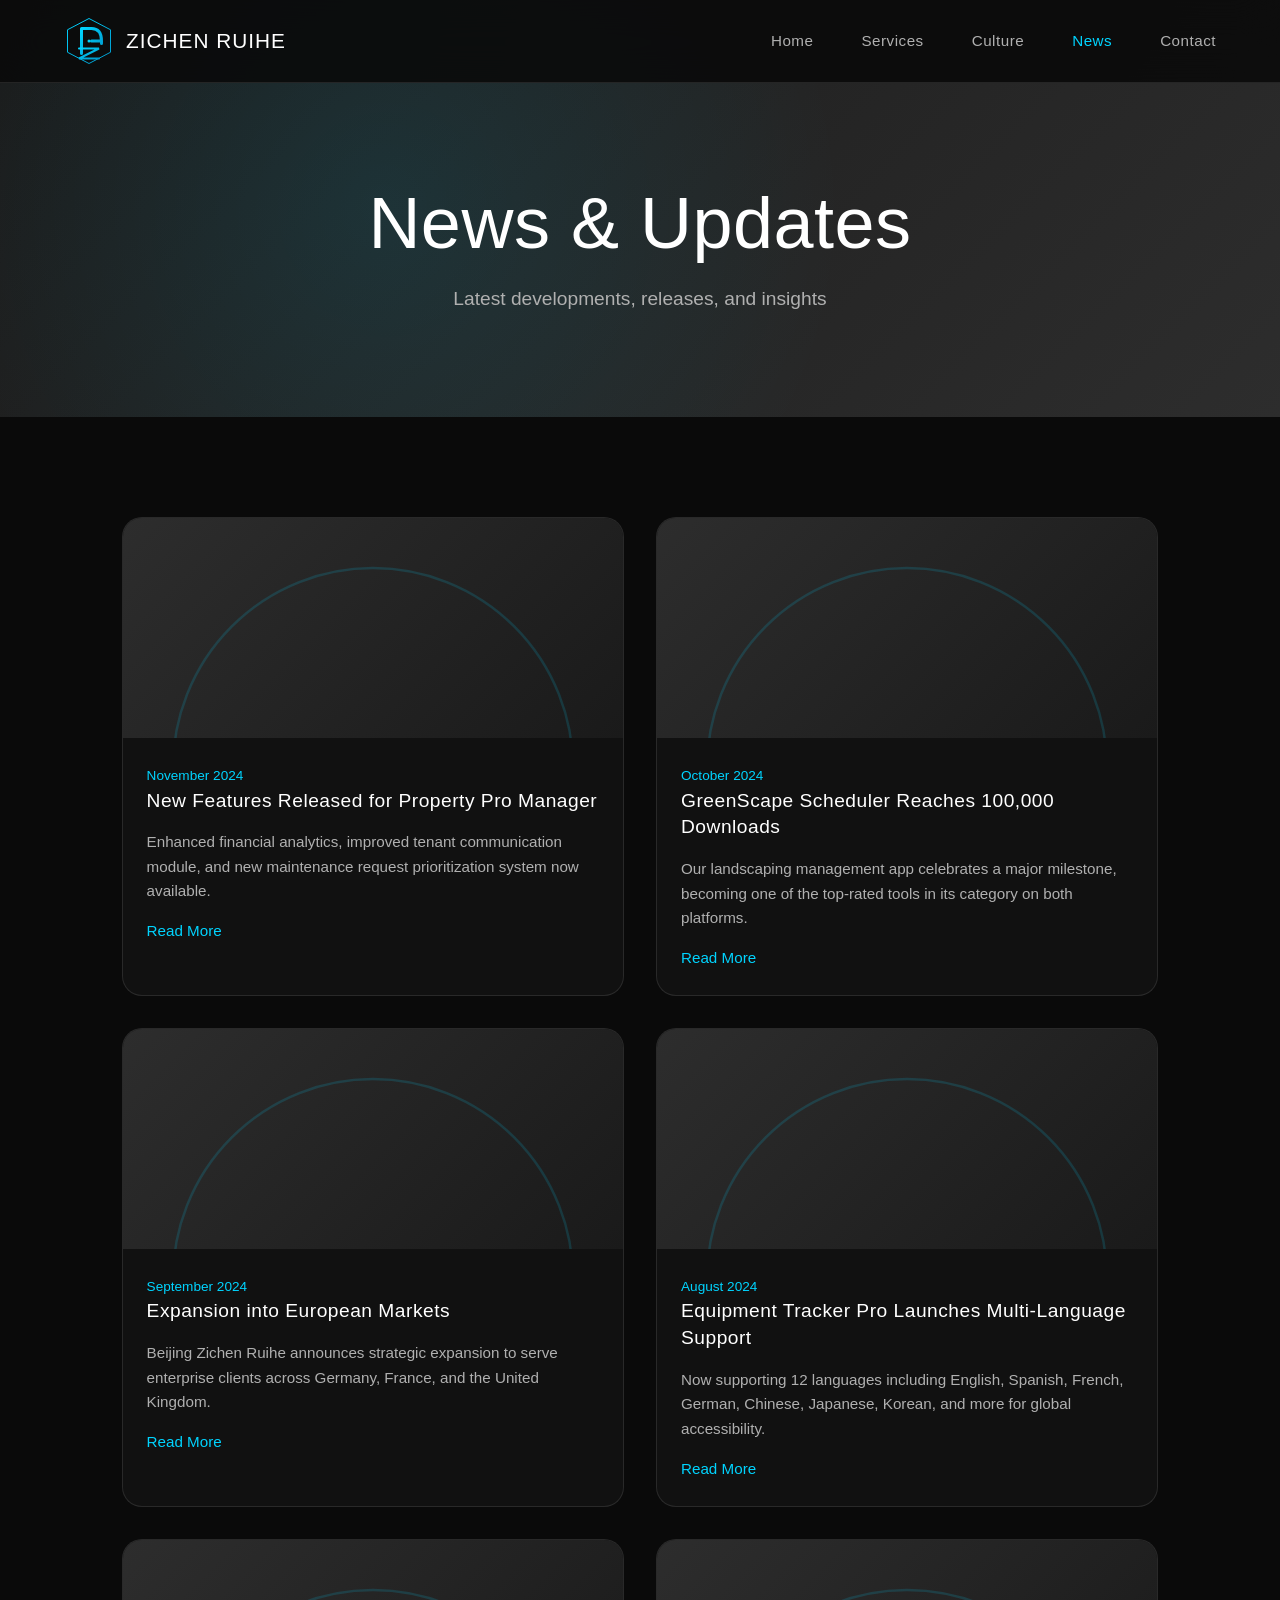
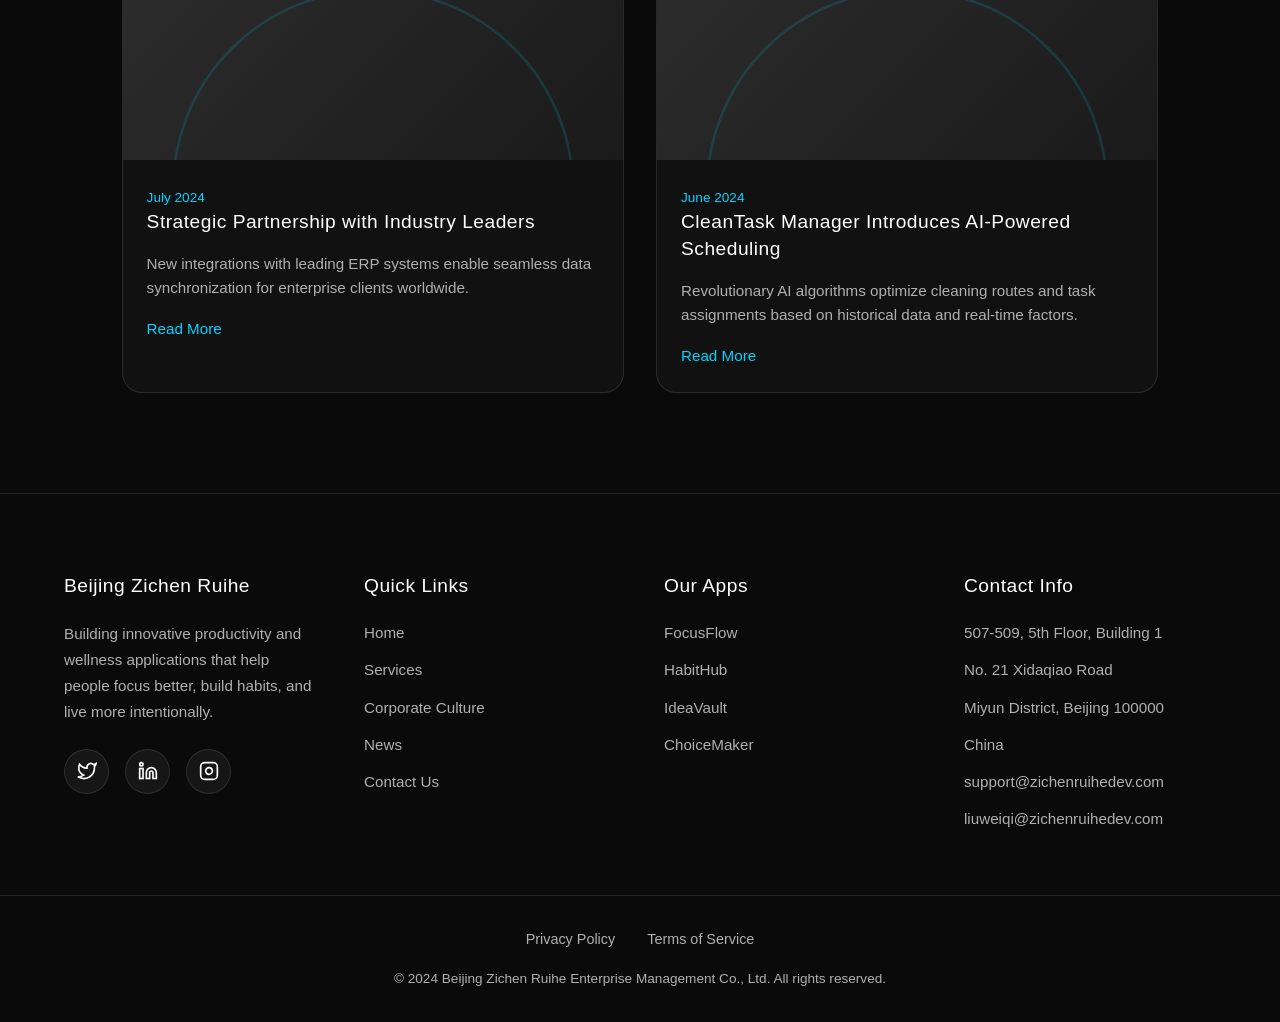
<file: news.html>
<!DOCTYPE html>
<html lang="en">
<head>
    <meta charset="UTF-8">
    <meta name="viewport" content="width=device-width, initial-scale=1.0">
    <meta name="description" content="News and Updates - Stay informed about Beijing Zichen Ruihe's latest developments, app releases, and industry insights.">
    <meta name="robots" content="index, follow">
    <link rel="canonical" href="https://zichenruihedev.com/news.html">
    <title>News & Updates | Beijing Zichen Ruihe Enterprise Management Co., Ltd</title>
    <link rel="stylesheet" href="css/style.css">
    <link rel="icon" type="image/svg+xml" href="images/logo.svg">
</head>
<body>
    <div class="loading"><div class="loading-spinner"></div></div>
    <nav class="nav"><div class="nav-container"><a href="index.html" class="nav-logo"><svg xmlns="http://www.w3.org/2000/svg" viewBox="0 0 100 100" width="50" height="50"><defs><linearGradient id="lg3" x1="0%" y1="0%" x2="100%" y2="100%"><stop offset="0%" style="stop-color:#00d4ff"/><stop offset="100%" style="stop-color:#0099cc"/></linearGradient></defs><polygon points="50,5 93,27.5 93,72.5 50,95 7,72.5 7,27.5" fill="none" stroke="url(#lg3)" stroke-width="2"/><path d="M35 25 L35 75 M35 25 L55 25 C70 25 75 35 75 50 L75 55 M55 50 L75 50" fill="none" stroke="url(#lg3)" stroke-width="6" stroke-linecap="round"/><path d="M30 65 L70 65 L30 85 L70 85" fill="none" stroke="url(#lg3)" stroke-width="4" stroke-linecap="round"/><circle cx="50" cy="50" r="3" fill="#00d4ff"/></svg><span class="nav-logo-text">ZICHEN RUIHE</span></a><div class="nav-toggle"><span></span><span></span><span></span></div><div class="nav-menu"><a href="index.html" class="nav-link">Home</a><a href="services.html" class="nav-link">Services</a><a href="culture.html" class="nav-link">Culture</a><a href="news.html" class="nav-link active">News</a><a href="contact.html" class="nav-link">Contact</a></div></div></nav>
    <header class="page-header"><div class="container"><h1 class="page-title reveal">News & Updates</h1><p class="page-subtitle reveal">Latest developments, releases, and insights</p></div></header>
    <section class="section section-dark"><div class="container"><div class="news-grid">
        <div class="news-card reveal"><div class="news-image"></div><div class="news-content"><span class="news-date">November 2024</span><h3 class="news-title">New Features Released for Property Pro Manager</h3><p class="news-excerpt">Enhanced financial analytics, improved tenant communication module, and new maintenance request prioritization system now available.</p><a href="#" class="news-link">Read More</a></div></div>
        <div class="news-card reveal"><div class="news-image"></div><div class="news-content"><span class="news-date">October 2024</span><h3 class="news-title">GreenScape Scheduler Reaches 100,000 Downloads</h3><p class="news-excerpt">Our landscaping management app celebrates a major milestone, becoming one of the top-rated tools in its category on both platforms.</p><a href="#" class="news-link">Read More</a></div></div>
        <div class="news-card reveal"><div class="news-image"></div><div class="news-content"><span class="news-date">September 2024</span><h3 class="news-title">Expansion into European Markets</h3><p class="news-excerpt">Beijing Zichen Ruihe announces strategic expansion to serve enterprise clients across Germany, France, and the United Kingdom.</p><a href="#" class="news-link">Read More</a></div></div>
        <div class="news-card reveal"><div class="news-image"></div><div class="news-content"><span class="news-date">August 2024</span><h3 class="news-title">Equipment Tracker Pro Launches Multi-Language Support</h3><p class="news-excerpt">Now supporting 12 languages including English, Spanish, French, German, Chinese, Japanese, Korean, and more for global accessibility.</p><a href="#" class="news-link">Read More</a></div></div>
        <div class="news-card reveal"><div class="news-image"></div><div class="news-content"><span class="news-date">July 2024</span><h3 class="news-title">Strategic Partnership with Industry Leaders</h3><p class="news-excerpt">New integrations with leading ERP systems enable seamless data synchronization for enterprise clients worldwide.</p><a href="#" class="news-link">Read More</a></div></div>
        <div class="news-card reveal"><div class="news-image"></div><div class="news-content"><span class="news-date">June 2024</span><h3 class="news-title">CleanTask Manager Introduces AI-Powered Scheduling</h3><p class="news-excerpt">Revolutionary AI algorithms optimize cleaning routes and task assignments based on historical data and real-time factors.</p><a href="#" class="news-link">Read More</a></div></div>
    </div></div></section>
    <footer class="footer">
        <div class="footer-grid">
            <div class="footer-col">
                <h4>Beijing Zichen Ruihe</h4>
                <p style="color: var(--text-secondary); font-size: 0.95rem; line-height: 1.7;">Building innovative productivity and wellness applications that help people focus better, build habits, and live more intentionally.</p>
                <div class="footer-social" style="margin-top: 1.5rem;">
                    <a href="#" class="social-link"><svg xmlns="http://www.w3.org/2000/svg" viewBox="0 0 24 24" fill="none" stroke="currentColor" stroke-width="2"><path d="M23 3a10.9 10.9 0 0 1-3.14 1.53 4.48 4.48 0 0 0-7.86 3v1A10.66 10.66 0 0 1 3 4s-4 9 5 13a11.64 11.64 0 0 1-7 2c9 5 20 0 20-11.5a4.5 4.5 0 0 0-.08-.83A7.72 7.72 0 0 0 23 3z"/></svg></a>
                    <a href="#" class="social-link"><svg xmlns="http://www.w3.org/2000/svg" viewBox="0 0 24 24" fill="none" stroke="currentColor" stroke-width="2"><path d="M16 8a6 6 0 0 1 6 6v7h-4v-7a2 2 0 0 0-2-2 2 2 0 0 0-2 2v7h-4v-7a6 6 0 0 1 6-6z"/><rect x="2" y="9" width="4" height="12"/><circle cx="4" cy="4" r="2"/></svg></a>
                    <a href="#" class="social-link"><svg xmlns="http://www.w3.org/2000/svg" viewBox="0 0 24 24" fill="none" stroke="currentColor" stroke-width="2"><rect x="2" y="2" width="20" height="20" rx="5" ry="5"/><path d="M16 11.37A4 4 0 1 1 12.63 8 4 4 0 0 1 16 11.37z"/><line x1="17.5" y1="6.5" x2="17.51" y2="6.5"/></svg></a>
                </div>
            </div>
            <div class="footer-col">
                <h4>Quick Links</h4>
                <div class="footer-links">
                    <a href="index.html" class="footer-link">Home</a>
                    <a href="services.html" class="footer-link">Services</a>
                    <a href="culture.html" class="footer-link">Corporate Culture</a>
                    <a href="news.html" class="footer-link">News</a>
                    <a href="contact.html" class="footer-link">Contact Us</a>
                </div>
            </div>
            <div class="footer-col">
                <h4>Our Apps</h4>
                <div class="footer-links">
                    <a href="#" class="footer-link">FocusFlow</a>
                    <a href="#" class="footer-link">HabitHub</a>
                    <a href="#" class="footer-link">IdeaVault</a>
                    <a href="#" class="footer-link">ChoiceMaker</a>
                </div>
            </div>
            <div class="footer-col">
                <h4>Contact Info</h4>
                <div class="footer-links">
                    <span class="footer-link" style="cursor: default;">507-509, 5th Floor, Building 1</span>
                    <span class="footer-link" style="cursor: default;">No. 21 Xidaqiao Road</span>
                    <span class="footer-link" style="cursor: default;">Miyun District, Beijing 100000</span>
                    <span class="footer-link" style="cursor: default;">China</span>
                    <a href="mailto:support@zichenruihedev.com" class="footer-link">support@zichenruihedev.com</a>
                    <a href="mailto:liuweiqi@zichenruihedev.com" class="footer-link">liuweiqi@zichenruihedev.com</a>
                </div>
            </div>
        </div>
        <div class="footer-bottom">
            <div class="footer-legal"><a href="privacy.html">Privacy Policy</a><a href="terms.html">Terms of Service</a></div>
            <p class="footer-copyright">&copy; 2024 Beijing Zichen Ruihe Enterprise Management Co., Ltd. All rights reserved.</p>
        </div>
    </footer>
    <div class="scroll-top"><svg xmlns="http://www.w3.org/2000/svg" viewBox="0 0 24 24" fill="none" stroke="currentColor" stroke-width="2"><line x1="12" y1="19" x2="12" y2="5"/><polyline points="5,12 12,5 19,12"/></svg></div>
    <script src="js/main.js"></script>
</body>
</html>
</file>
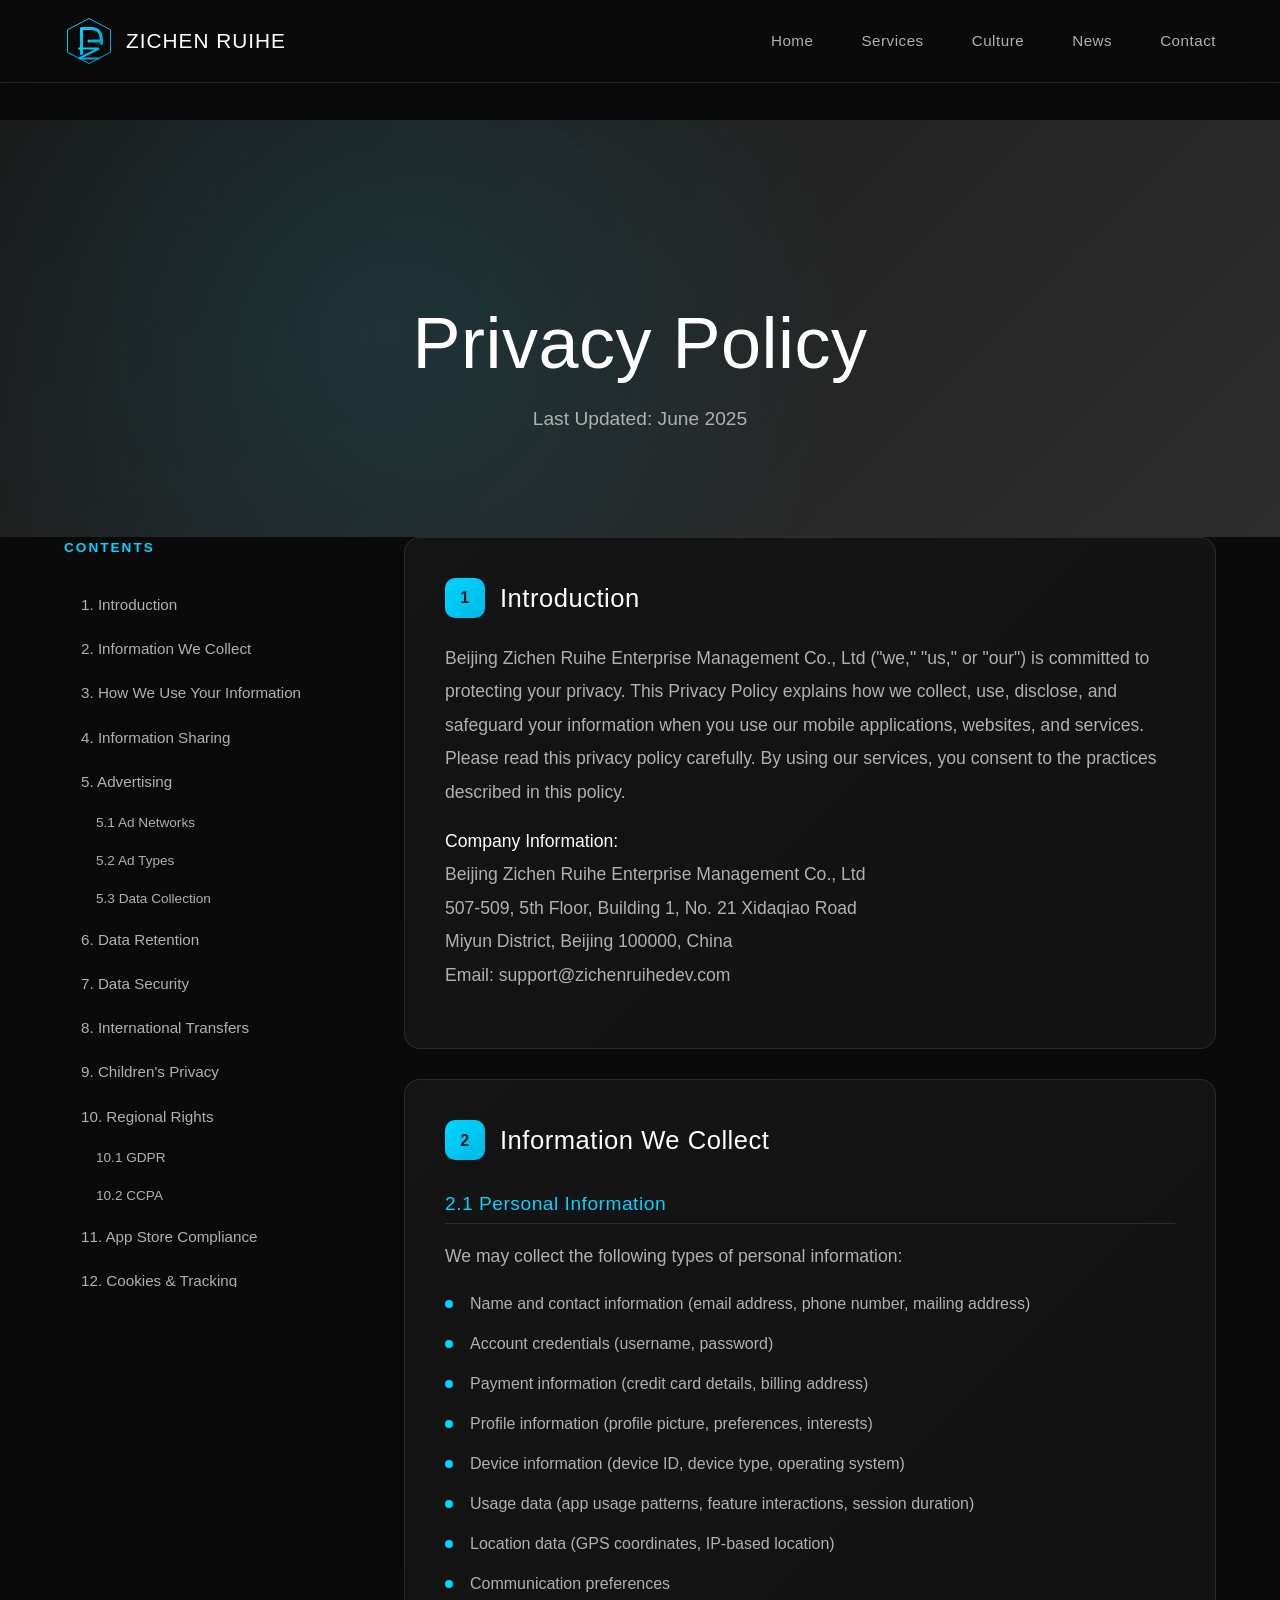
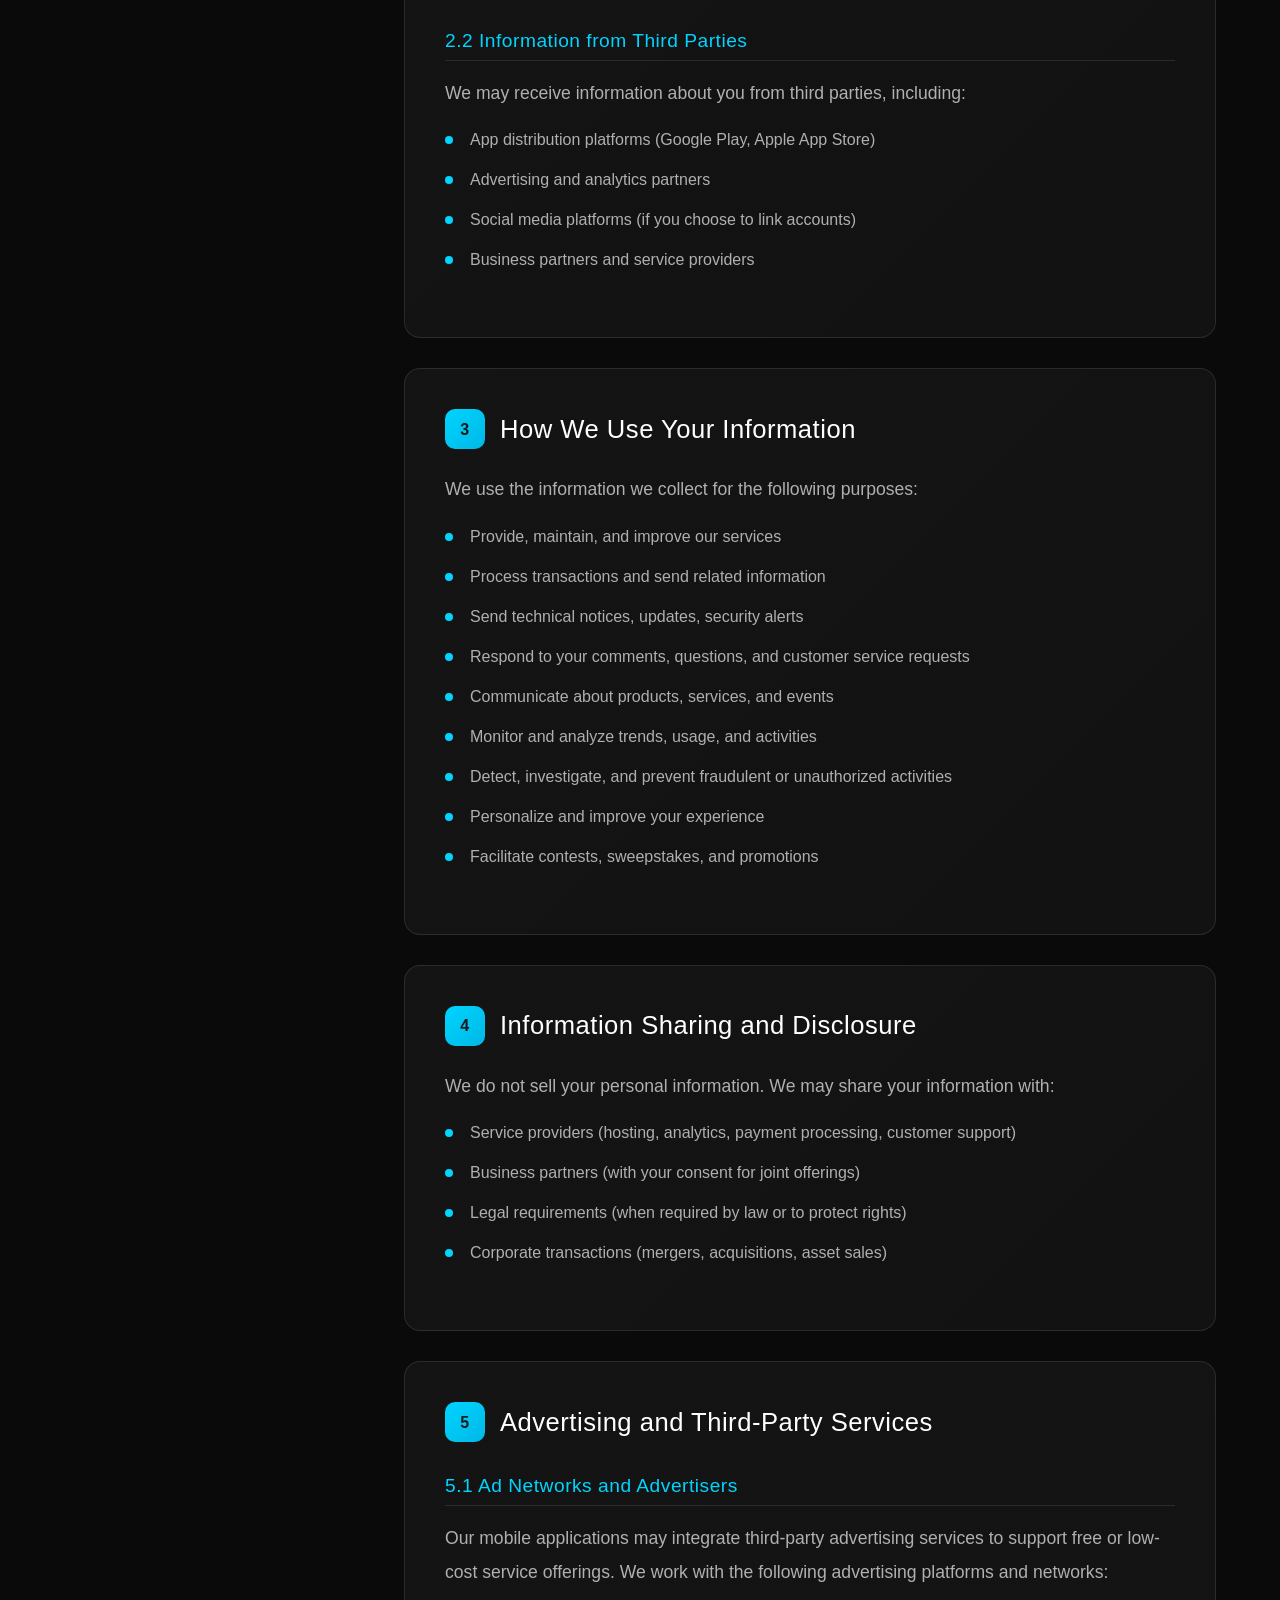
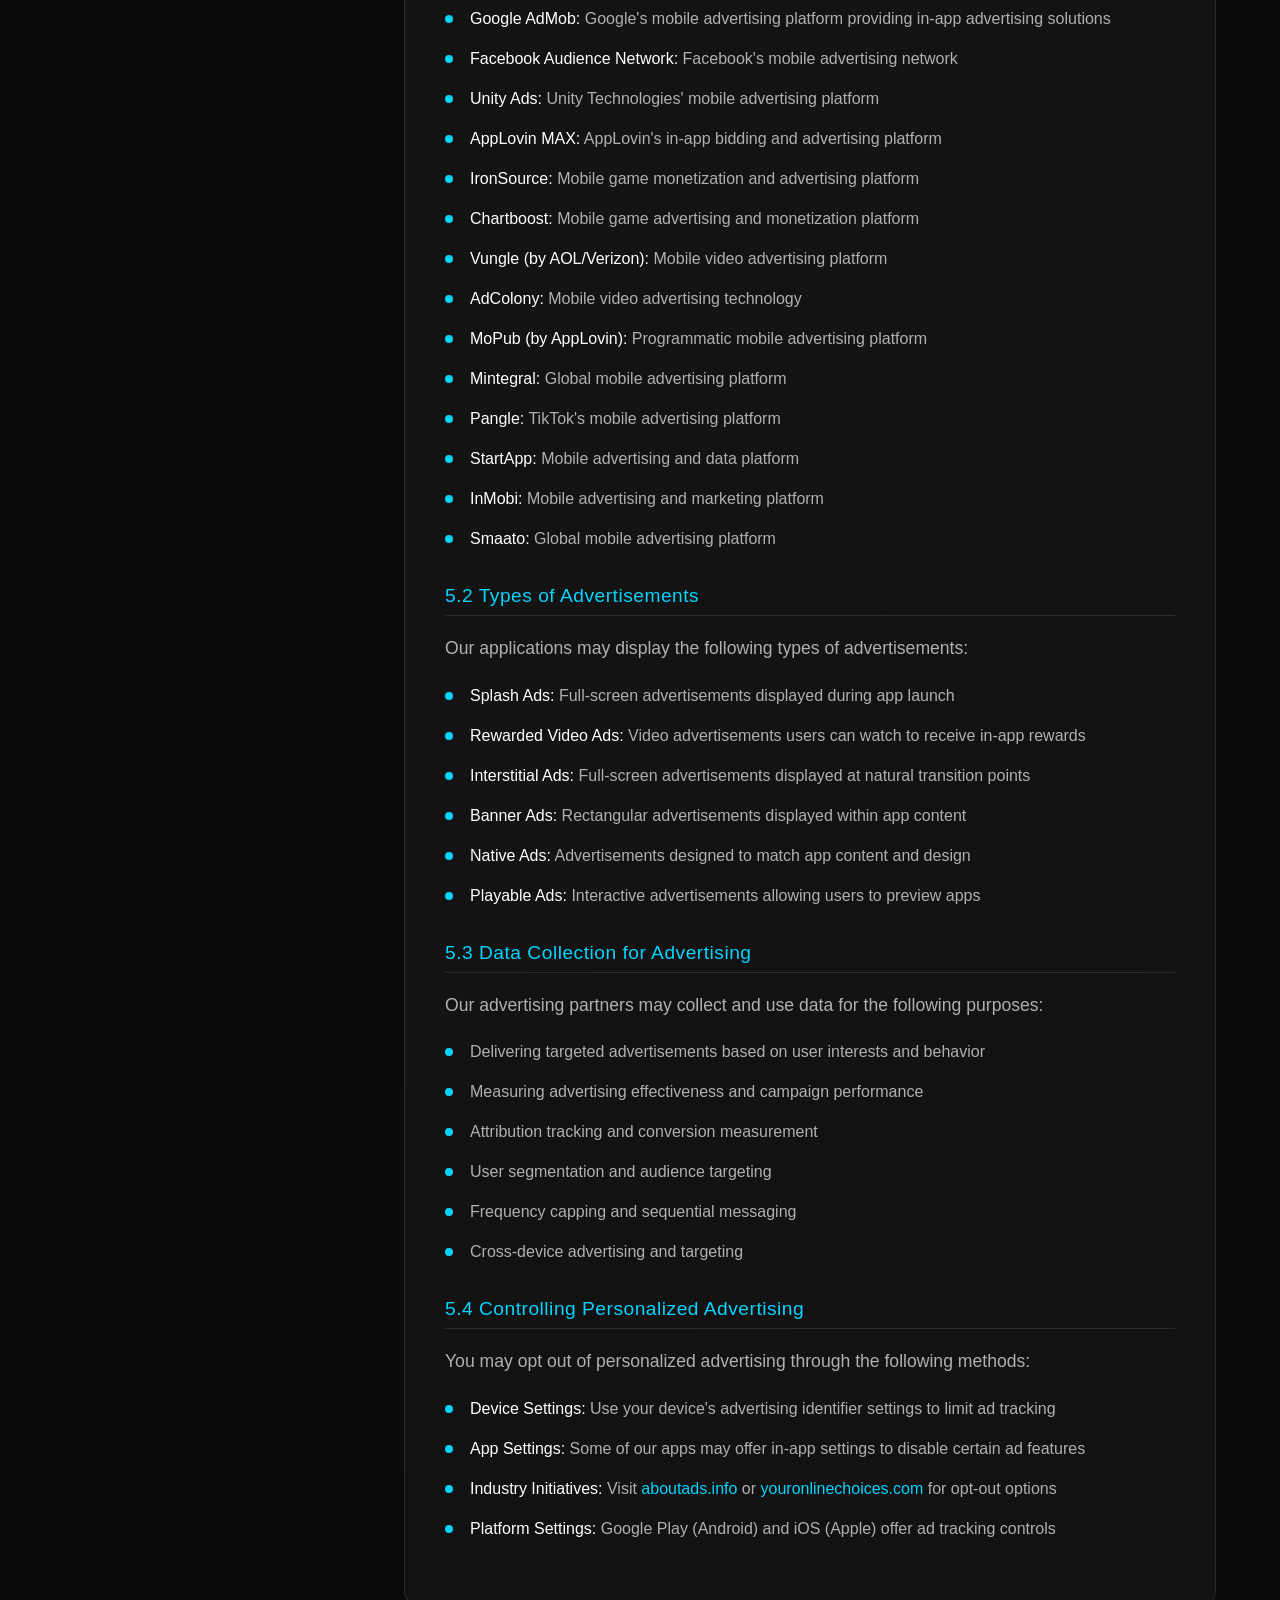
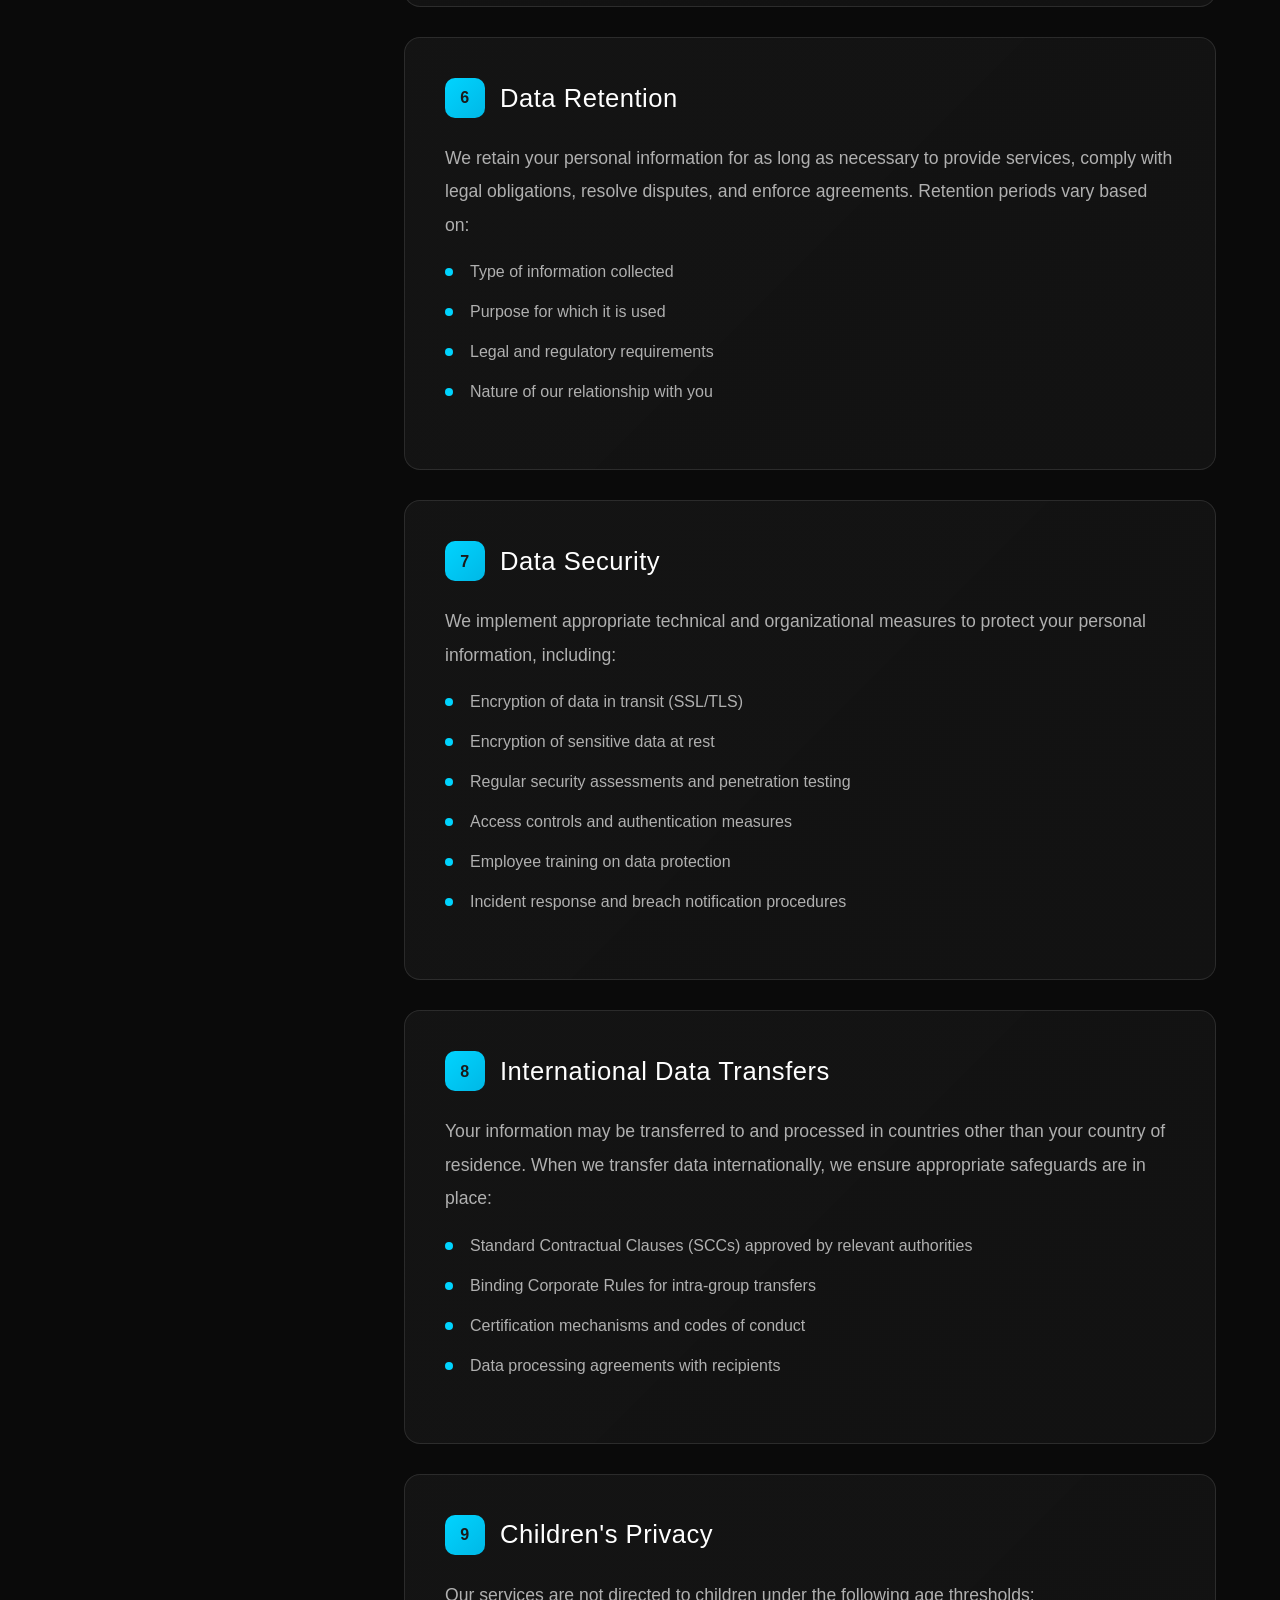
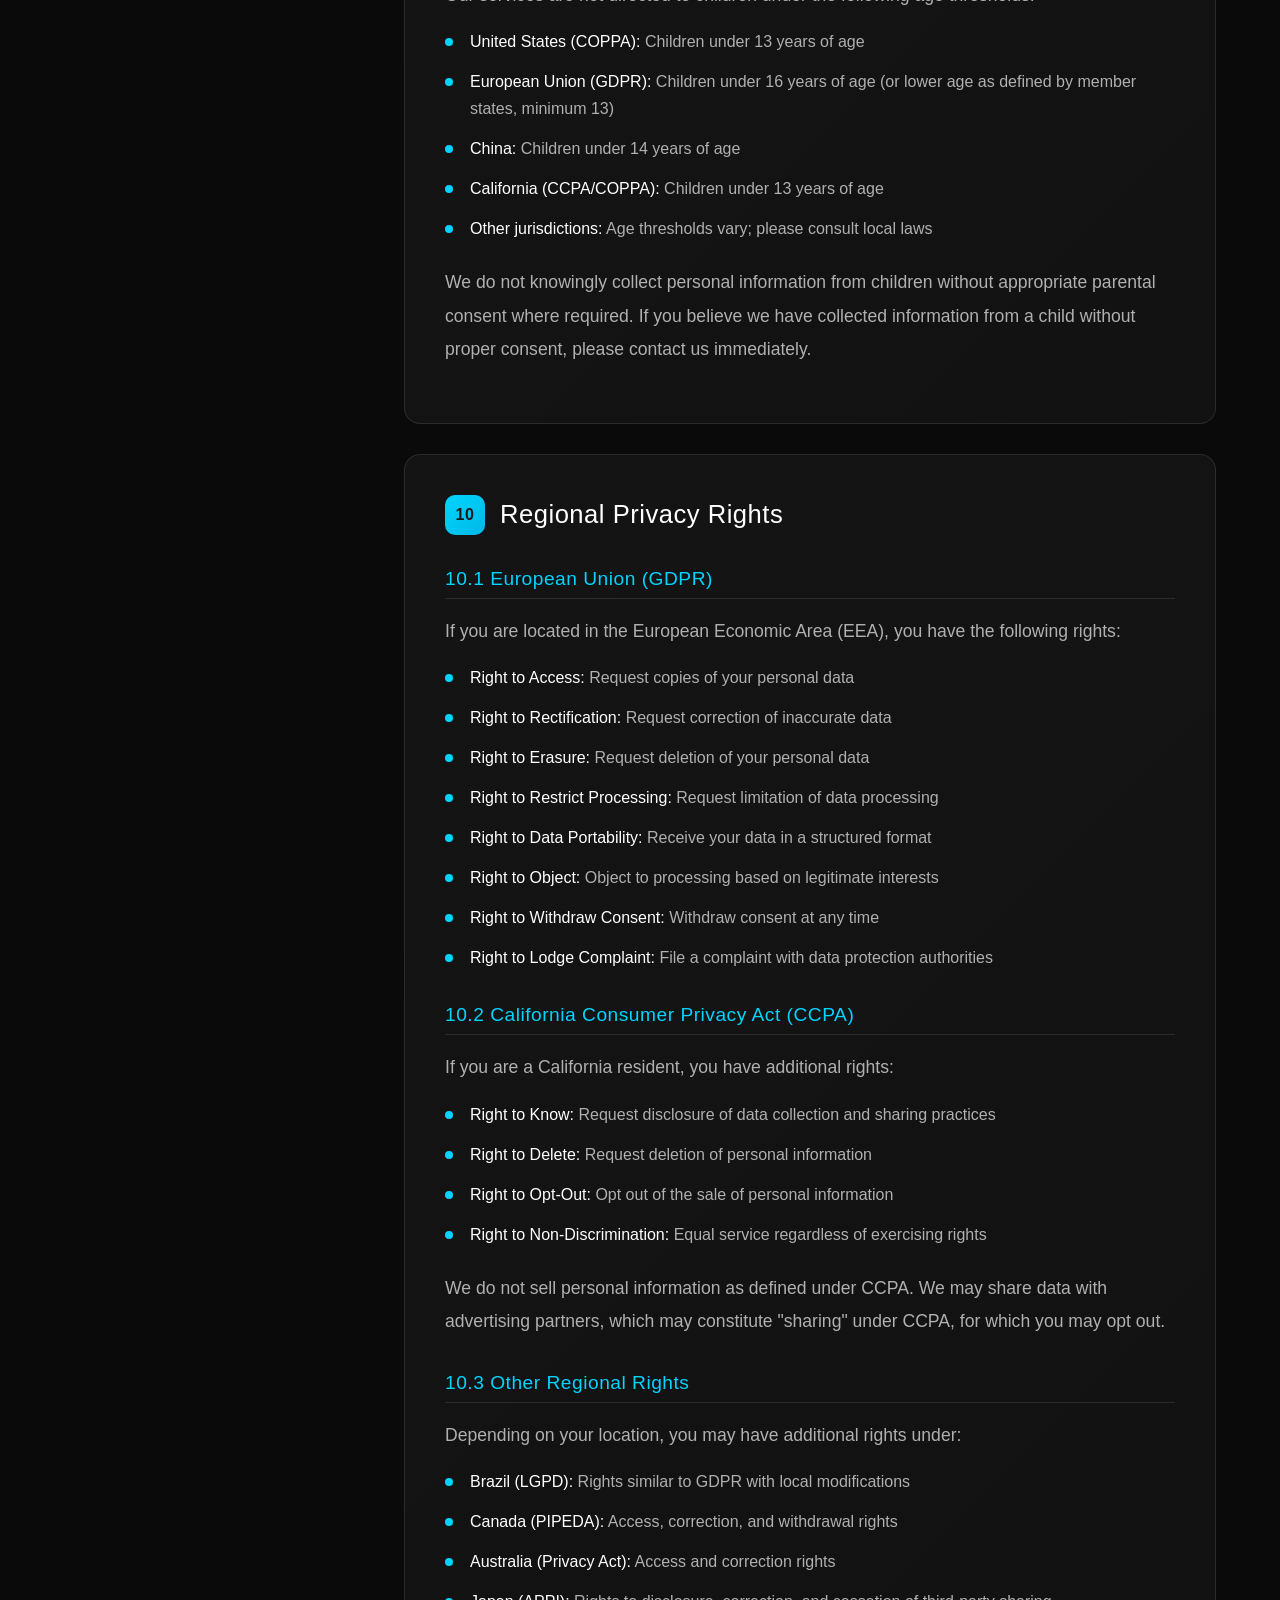
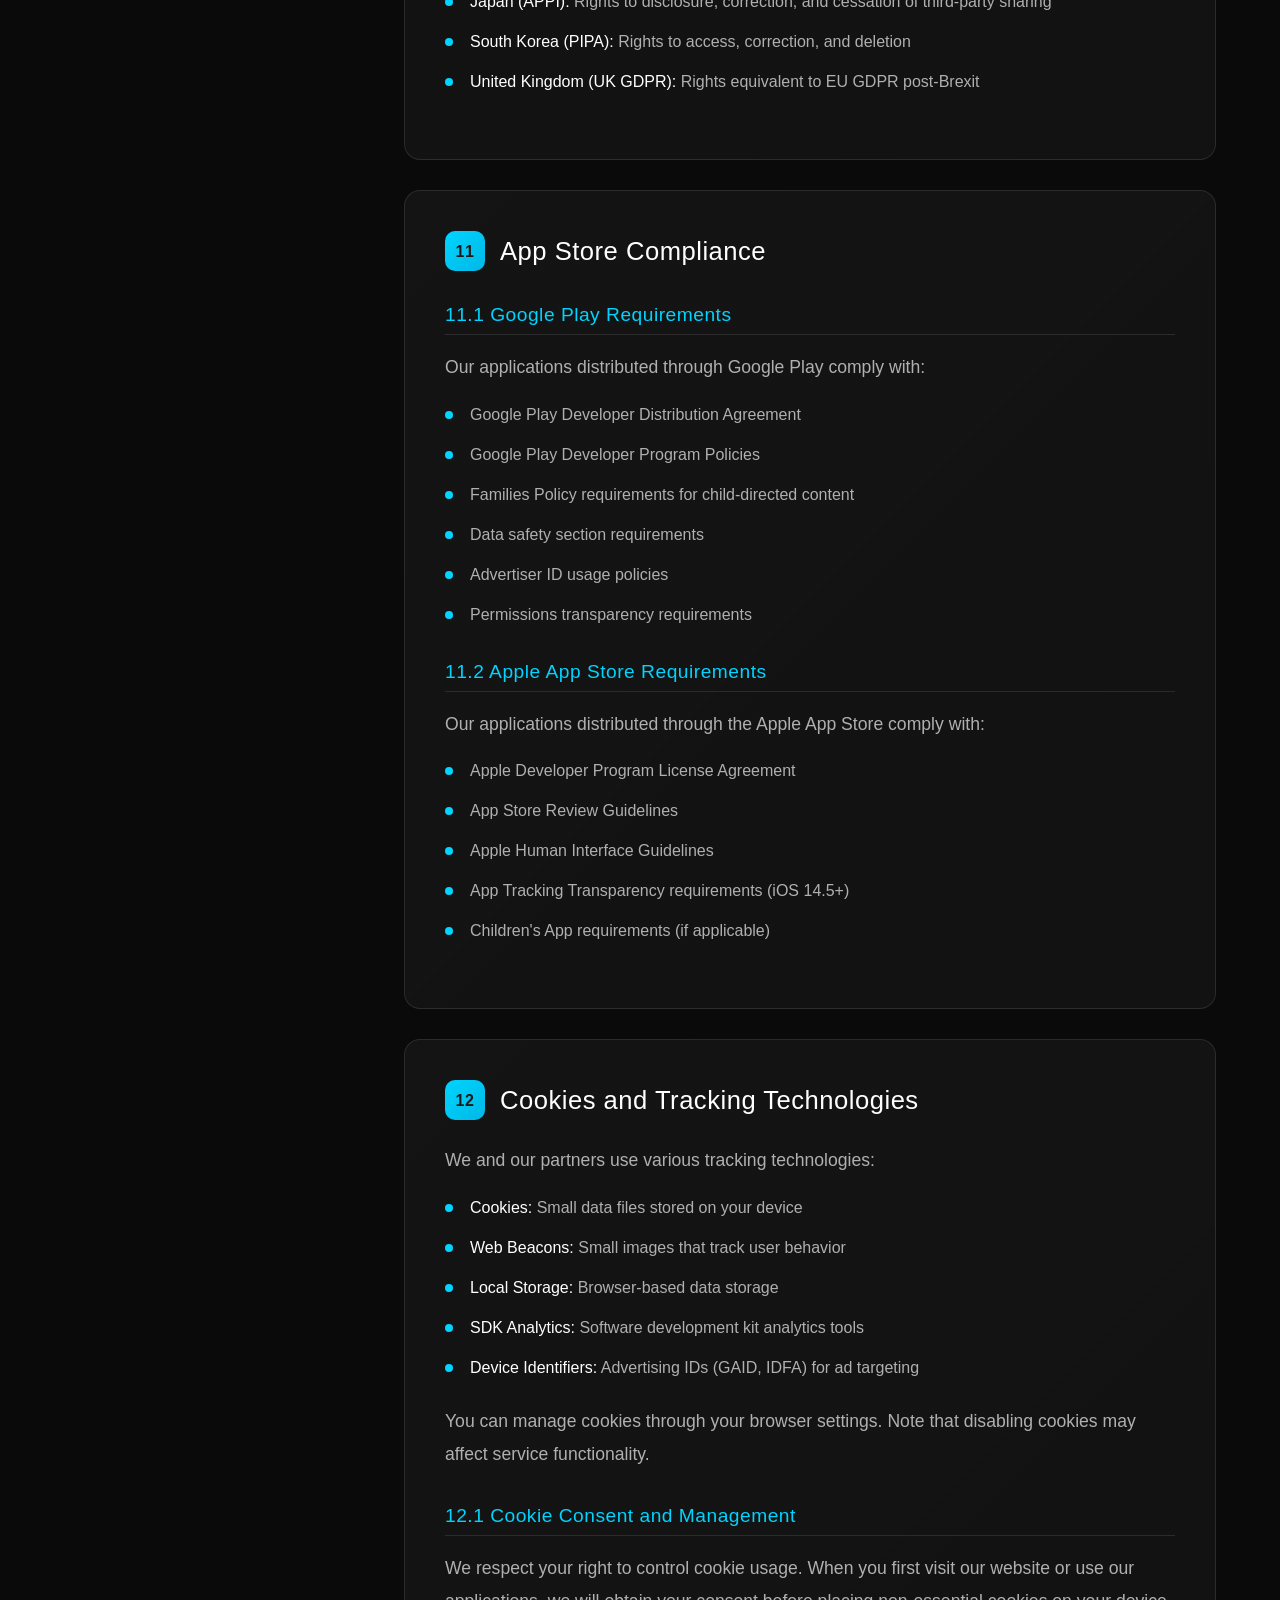
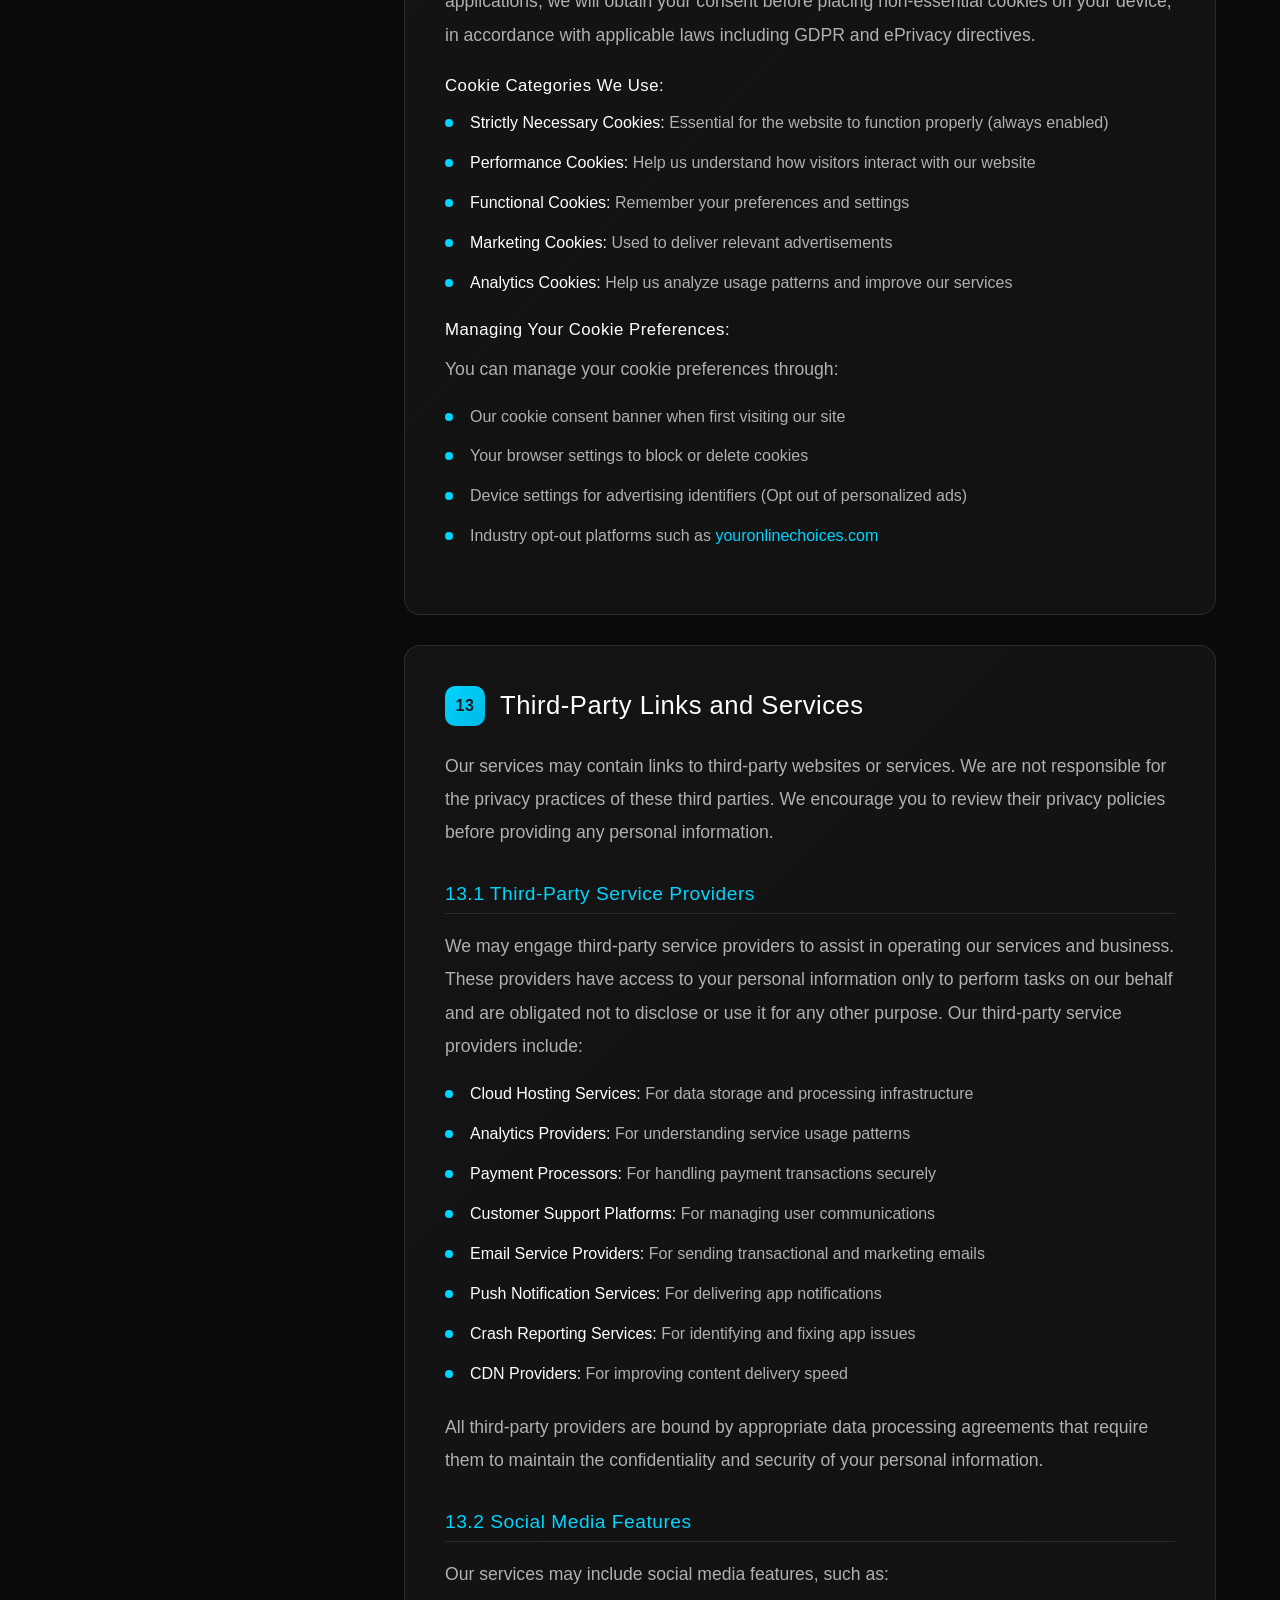
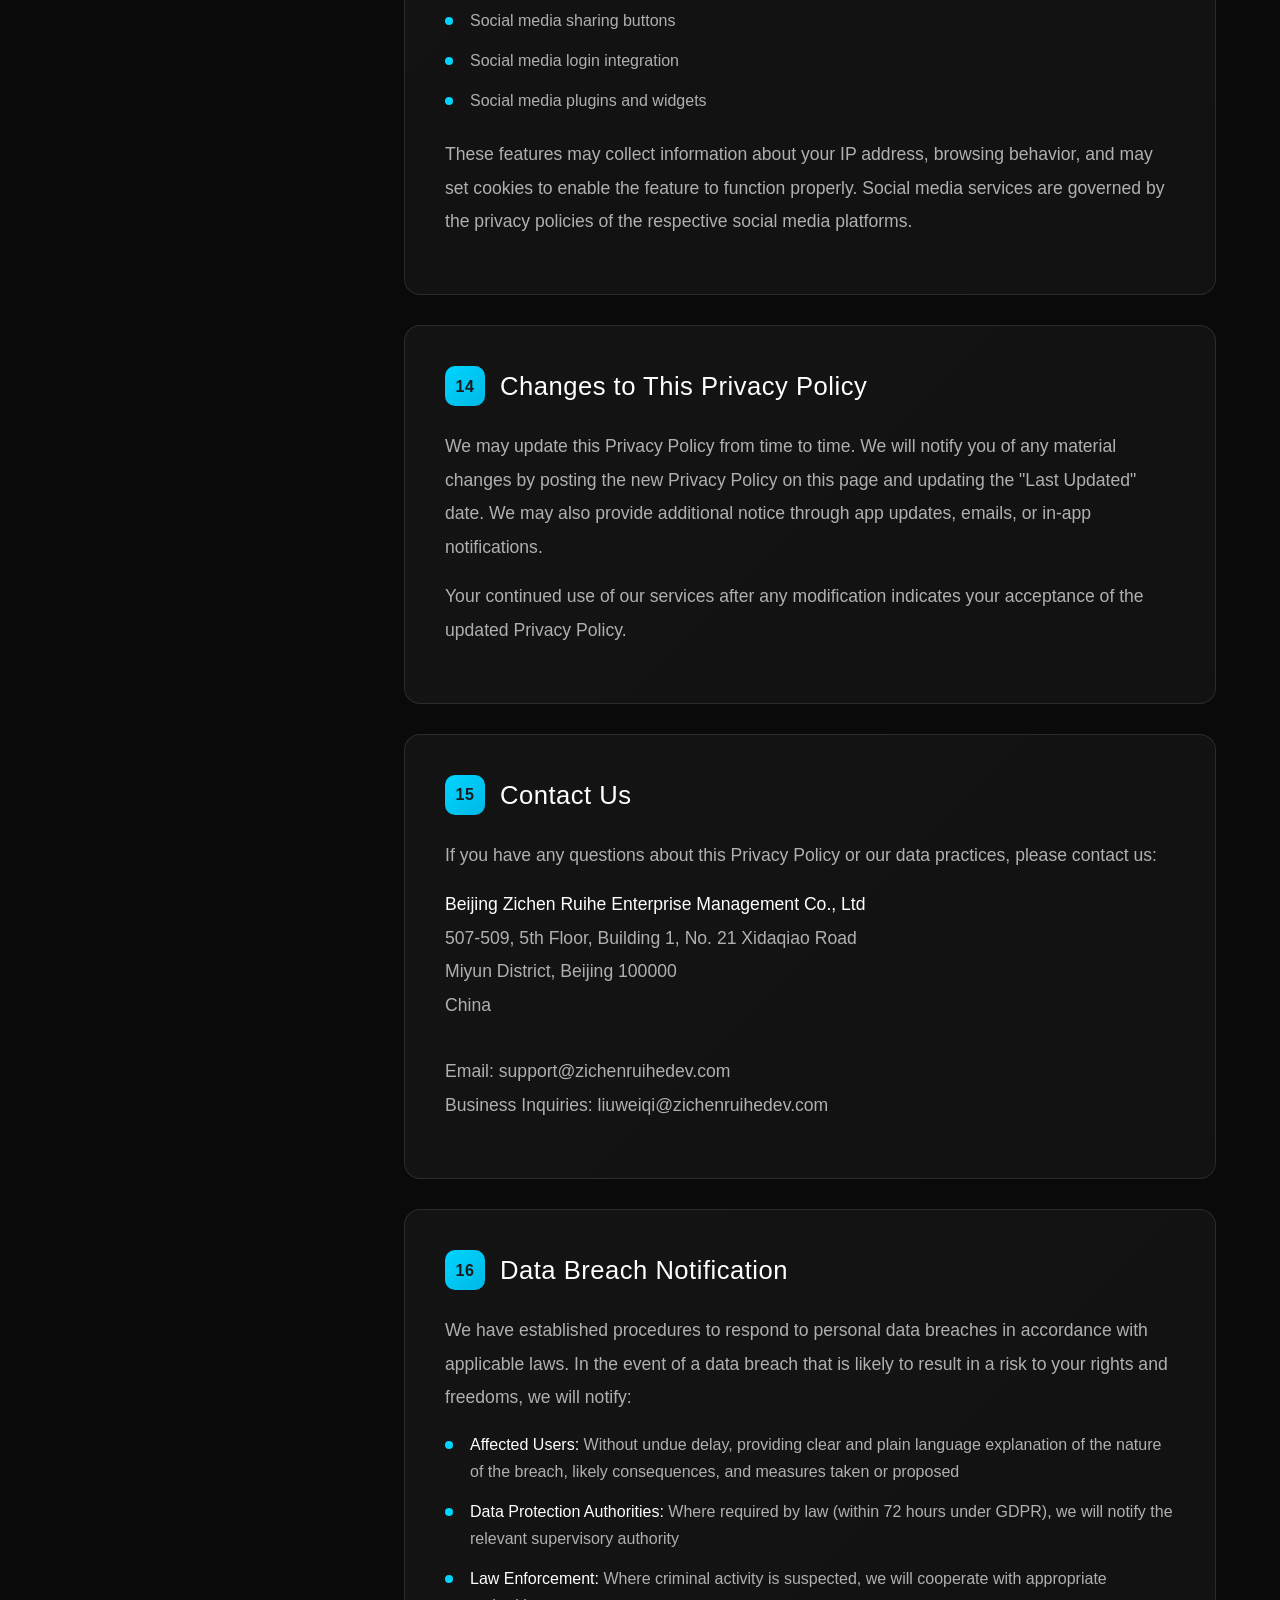
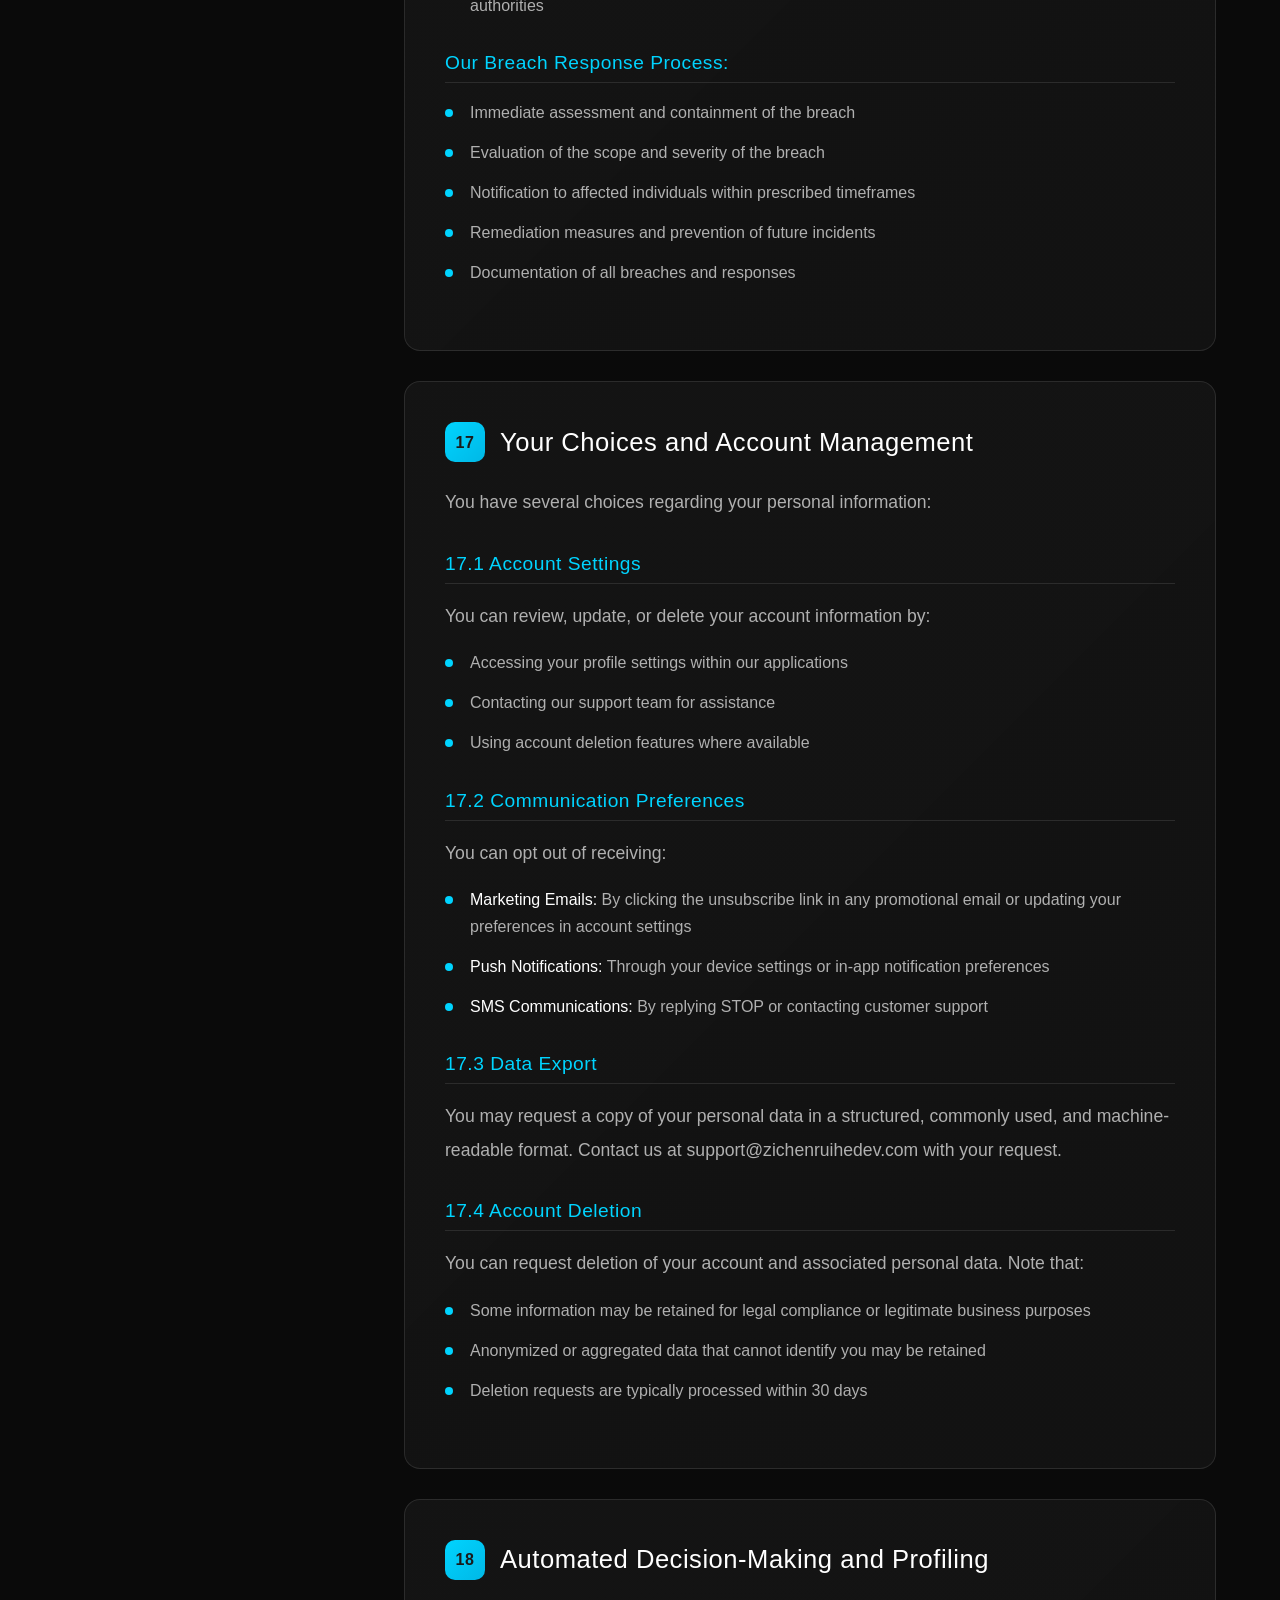
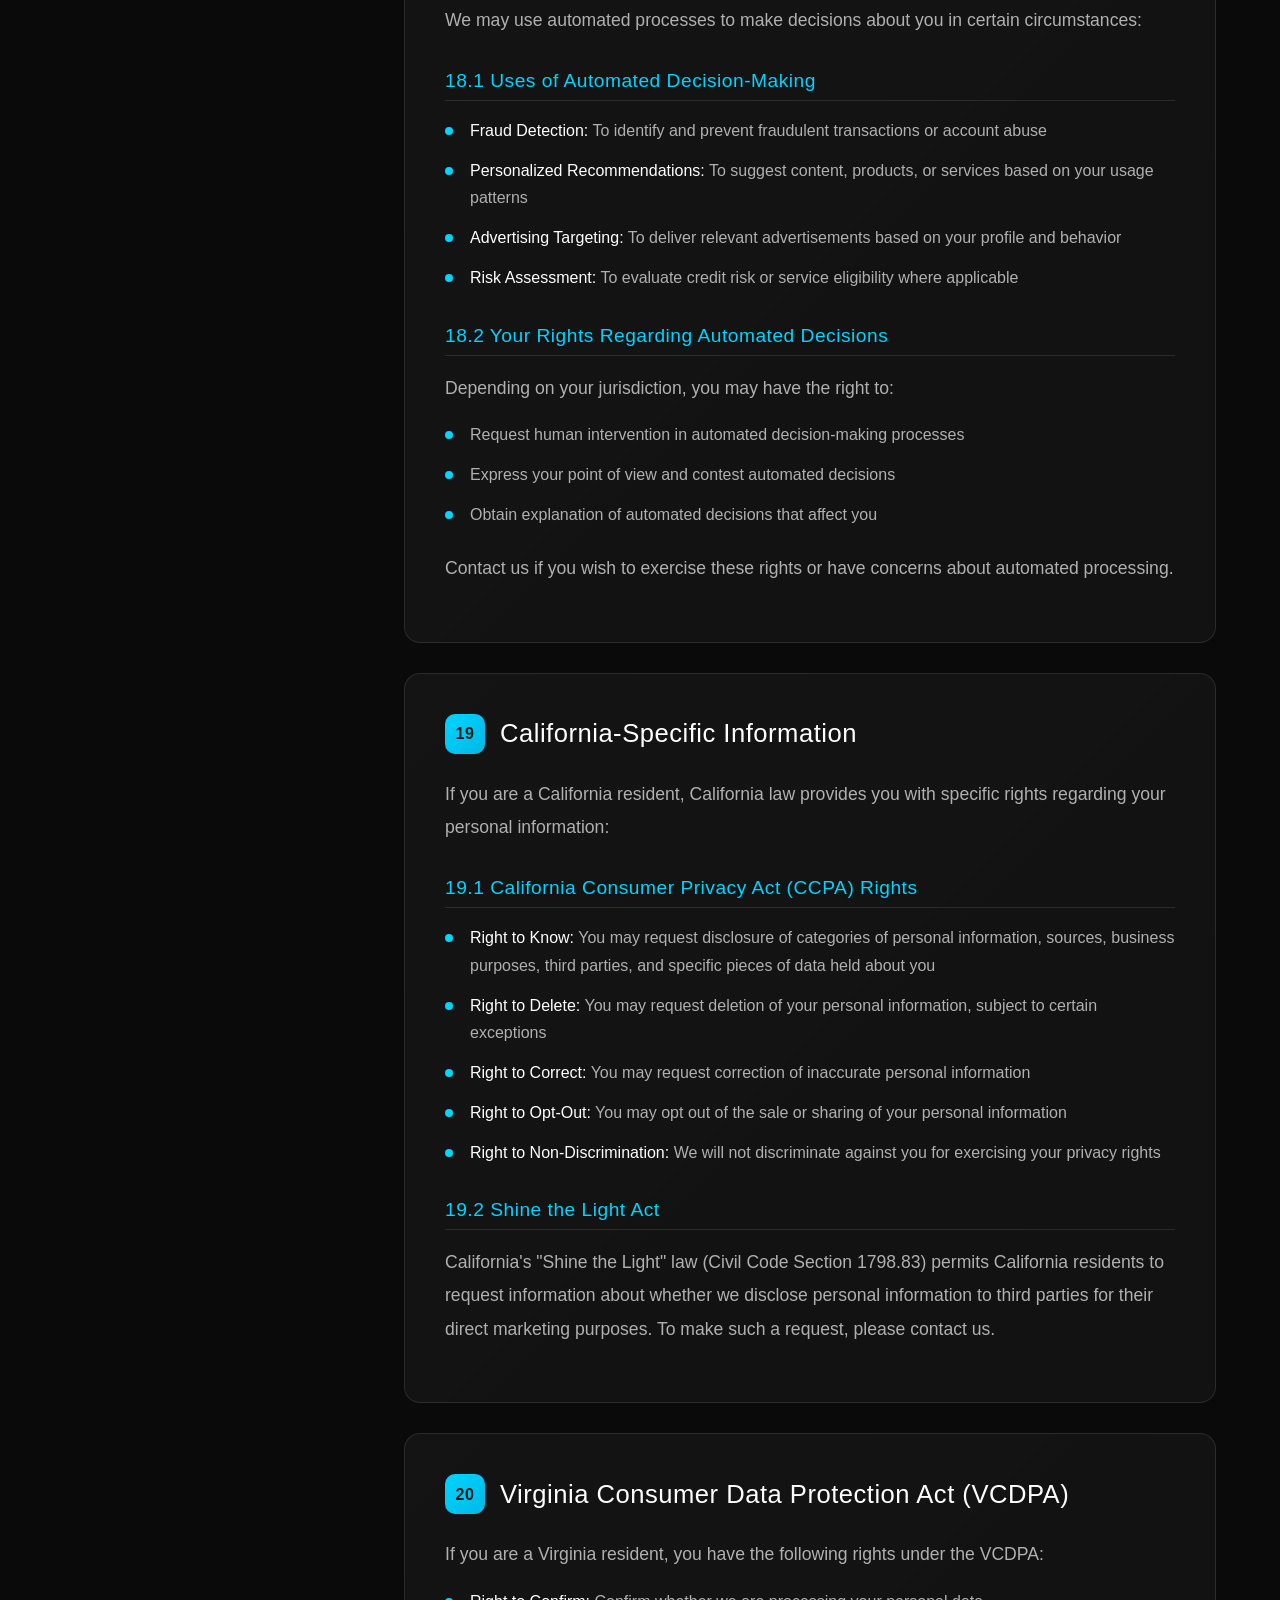
<file: privacy.html>
<!DOCTYPE html>
<html lang="en">
<head>
    <meta charset="UTF-8">
    <meta name="viewport" content="width=device-width, initial-scale=1.0">
    <meta name="description" content="Privacy Policy - Beijing Zichen Ruihe Enterprise Management Co., Ltd is committed to protecting your privacy. Learn how we collect, use, and safeguard your personal information.">
    <meta name="robots" content="noindex, nofollow">
    <title>Privacy Policy | Beijing Zichen Ruihe Enterprise Management Co., Ltd</title>
    <link rel="stylesheet" href="css/style.css">
    <link rel="icon" type="image/svg+xml" href="images/logo.svg">
</head>
<body>
    <div class="loading"><div class="loading-spinner"></div></div>
    <nav class="nav"><div class="nav-container"><a href="index.html" class="nav-logo"><svg xmlns="http://www.w3.org/2000/svg" viewBox="0 0 100 100" width="50" height="50"><defs><linearGradient id="lg5" x1="0%" y1="0%" x2="100%" y2="100%"><stop offset="0%" style="stop-color:#00d4ff"/><stop offset="100%" style="stop-color:#0099cc"/></linearGradient></defs><polygon points="50,5 93,27.5 93,72.5 50,95 7,72.5 7,27.5" fill="none" stroke="url(#lg5)" stroke-width="2"/><path d="M35 25 L35 75 M35 25 L55 25 C70 25 75 35 75 50 L75 55 M55 50 L75 50" fill="none" stroke="url(#lg5)" stroke-width="6" stroke-linecap="round"/><path d="M30 65 L70 65 L30 85 L70 85" fill="none" stroke="url(#lg5)" stroke-width="4" stroke-linecap="round"/><circle cx="50" cy="50" r="3" fill="#00d4ff"/></svg><span class="nav-logo-text">ZICHEN RUIHE</span></a><div class="nav-toggle"><span></span><span></span><span></span></div><div class="nav-menu"><a href="index.html" class="nav-link">Home</a><a href="services.html" class="nav-link">Services</a><a href="culture.html" class="nav-link">Culture</a><a href="news.html" class="nav-link">News</a><a href="contact.html" class="nav-link">Contact</a></div></div></nav>
    
    <div class="legal-page">
        <header class="page-header">
            <div class="container">
                <h1 class="page-title reveal">Privacy Policy</h1>
                <p class="page-subtitle reveal">Last Updated: June 2025</p>
            </div>
        </header>
        
        <div class="legal-wrapper">
            <!-- Table of Contents Sidebar -->
            <aside class="legal-toc">
                <div class="legal-toc-title">Contents</div>
                <ul class="legal-toc-list">
                    <li class="legal-toc-item"><a href="#section-1" class="legal-toc-link">1. Introduction</a></li>
                    <li class="legal-toc-item"><a href="#section-2" class="legal-toc-link">2. Information We Collect</a></li>
                    <li class="legal-toc-item"><a href="#section-3" class="legal-toc-link">3. How We Use Your Information</a></li>
                    <li class="legal-toc-item"><a href="#section-4" class="legal-toc-link">4. Information Sharing</a></li>
                    <li class="legal-toc-item"><a href="#section-5" class="legal-toc-link">5. Advertising</a>
                        <ul class="legal-toc-sublist">
                            <li><a href="#section-5-1" class="legal-toc-sublink">5.1 Ad Networks</a></li>
                            <li><a href="#section-5-2" class="legal-toc-sublink">5.2 Ad Types</a></li>
                            <li><a href="#section-5-3" class="legal-toc-sublink">5.3 Data Collection</a></li>
                        </ul>
                    </li>
                    <li class="legal-toc-item"><a href="#section-6" class="legal-toc-link">6. Data Retention</a></li>
                    <li class="legal-toc-item"><a href="#section-7" class="legal-toc-link">7. Data Security</a></li>
                    <li class="legal-toc-item"><a href="#section-8" class="legal-toc-link">8. International Transfers</a></li>
                    <li class="legal-toc-item"><a href="#section-9" class="legal-toc-link">9. Children's Privacy</a></li>
                    <li class="legal-toc-item"><a href="#section-10" class="legal-toc-link">10. Regional Rights</a>
                        <ul class="legal-toc-sublist">
                            <li><a href="#section-10-1" class="legal-toc-sublink">10.1 GDPR</a></li>
                            <li><a href="#section-10-2" class="legal-toc-sublink">10.2 CCPA</a></li>
                        </ul>
                    </li>
                    <li class="legal-toc-item"><a href="#section-11" class="legal-toc-link">11. App Store Compliance</a></li>
                    <li class="legal-toc-item"><a href="#section-12" class="legal-toc-link">12. Cookies & Tracking</a></li>
                    <li class="legal-toc-item"><a href="#section-13" class="legal-toc-link">13. Third-Party Services</a></li>
                    <li class="legal-toc-item"><a href="#section-14" class="legal-toc-link">14. Changes to Policy</a></li>
                    <li class="legal-toc-item"><a href="#section-15" class="legal-toc-link">15. Contact Us</a></li>
                    <li class="legal-toc-item"><a href="#section-16" class="legal-toc-link">16. Data Breach Notification</a></li>
                    <li class="legal-toc-item"><a href="#section-17" class="legal-toc-link">17. Your Choices</a></li>
                    <li class="legal-toc-item"><a href="#section-18" class="legal-toc-link">18. Automated Decision-Making</a></li>
                    <li class="legal-toc-item"><a href="#section-19" class="legal-toc-link">19. California Rights</a></li>
                    <li class="legal-toc-item"><a href="#section-20" class="legal-toc-link">20. VCDPA Rights</a></li>
                    <li class="legal-toc-item"><a href="#section-21" class="legal-toc-link">21. Accessibility</a></li>
                    <li class="legal-toc-item"><a href="#section-22" class="legal-toc-link">22. Policy Updates</a></li>
                    <li class="legal-toc-item"><a href="#section-23" class="legal-toc-link">23. Legal Basis (GDPR)</a></li>
                    <li class="legal-toc-item"><a href="#section-24" class="legal-toc-link">24. Consent Mechanisms</a></li>
                    <li class="legal-toc-item"><a href="#section-25" class="legal-toc-link">25. Regional Information</a></li>
                    <li class="legal-toc-item"><a href="#section-26" class="legal-toc-link">26. DPIA</a></li>
                    <li class="legal-toc-item"><a href="#section-27" class="legal-toc-link">27. Record of Processing</a></li>
                </ul>
            </aside>
            
            <!-- Main Content -->
            <main class="legal-content">
                <section id="section-1" class="legal-section reveal">
                    <h2><span class="section-number">1</span>Introduction</h2>
                    <p>Beijing Zichen Ruihe Enterprise Management Co., Ltd ("we," "us," or "our") is committed to protecting your privacy. This Privacy Policy explains how we collect, use, disclose, and safeguard your information when you use our mobile applications, websites, and services. Please read this privacy policy carefully. By using our services, you consent to the practices described in this policy.</p>
                    <p><strong>Company Information:</strong><br>Beijing Zichen Ruihe Enterprise Management Co., Ltd<br>507-509, 5th Floor, Building 1, No. 21 Xidaqiao Road<br>Miyun District, Beijing 100000, China<br>Email: support@zichenruihedev.com</p>
                </section>

                <section id="section-2" class="legal-section reveal">
                    <h2><span class="section-number">2</span>Information We Collect</h2>
                    <h3>2.1 Personal Information</h3>
                    <p>We may collect the following types of personal information:</p>
                    <ul>
                        <li>Name and contact information (email address, phone number, mailing address)</li>
                        <li>Account credentials (username, password)</li>
                        <li>Payment information (credit card details, billing address)</li>
                        <li>Profile information (profile picture, preferences, interests)</li>
                        <li>Device information (device ID, device type, operating system)</li>
                        <li>Usage data (app usage patterns, feature interactions, session duration)</li>
                        <li>Location data (GPS coordinates, IP-based location)</li>
                        <li>Communication preferences</li>
                    </ul>
                    <h3>2.2 Information from Third Parties</h3>
                    <p>We may receive information about you from third parties, including:</p>
                    <ul>
                        <li>App distribution platforms (Google Play, Apple App Store)</li>
                        <li>Advertising and analytics partners</li>
                        <li>Social media platforms (if you choose to link accounts)</li>
                        <li>Business partners and service providers</li>
                    </ul>
                </section>

                <section id="section-3" class="legal-section reveal">
                    <h2><span class="section-number">3</span>How We Use Your Information</h2>
                    <p>We use the information we collect for the following purposes:</p>
                    <ul>
                        <li>Provide, maintain, and improve our services</li>
                        <li>Process transactions and send related information</li>
                        <li>Send technical notices, updates, security alerts</li>
                        <li>Respond to your comments, questions, and customer service requests</li>
                        <li>Communicate about products, services, and events</li>
                        <li>Monitor and analyze trends, usage, and activities</li>
                        <li>Detect, investigate, and prevent fraudulent or unauthorized activities</li>
                        <li>Personalize and improve your experience</li>
                        <li>Facilitate contests, sweepstakes, and promotions</li>
                    </ul>
                </section>

                <section id="section-4" class="legal-section reveal">
                    <h2><span class="section-number">4</span>Information Sharing and Disclosure</h2>
                    <p>We do not sell your personal information. We may share your information with:</p>
                    <ul>
                        <li>Service providers (hosting, analytics, payment processing, customer support)</li>
                        <li>Business partners (with your consent for joint offerings)</li>
                        <li>Legal requirements (when required by law or to protect rights)</li>
                        <li>Corporate transactions (mergers, acquisitions, asset sales)</li>
                    </ul>
                </section>

                <section id="section-5" class="legal-section reveal">
                    <h2><span class="section-number">5</span>Advertising and Third-Party Services</h2>
                    <h3 id="section-5-1">5.1 Ad Networks and Advertisers</h3>
                    <p>Our mobile applications may integrate third-party advertising services to support free or low-cost service offerings. We work with the following advertising platforms and networks:</p>
                    <ul>
                        <li><strong>Google AdMob:</strong> Google's mobile advertising platform providing in-app advertising solutions</li>
                        <li><strong>Facebook Audience Network:</strong> Facebook's mobile advertising network</li>
                        <li><strong>Unity Ads:</strong> Unity Technologies' mobile advertising platform</li>
                        <li><strong>AppLovin MAX:</strong> AppLovin's in-app bidding and advertising platform</li>
                        <li><strong>IronSource:</strong> Mobile game monetization and advertising platform</li>
                        <li><strong>Chartboost:</strong> Mobile game advertising and monetization platform</li>
                        <li><strong>Vungle (by AOL/Verizon):</strong> Mobile video advertising platform</li>
                        <li><strong>AdColony:</strong> Mobile video advertising technology</li>
                        <li><strong>MoPub (by AppLovin):</strong> Programmatic mobile advertising platform</li>
                        <li><strong>Mintegral:</strong> Global mobile advertising platform</li>
                        <li><strong>Pangle:</strong> TikTok's mobile advertising platform</li>
                        <li><strong>StartApp:</strong> Mobile advertising and data platform</li>
                        <li><strong>InMobi:</strong> Mobile advertising and marketing platform</li>
                        <li><strong>Smaato:</strong> Global mobile advertising platform</li>
                    </ul>
                    <h3 id="section-5-2">5.2 Types of Advertisements</h3>
                    <p>Our applications may display the following types of advertisements:</p>
                    <ul>
                        <li><strong>Splash Ads:</strong> Full-screen advertisements displayed during app launch</li>
                        <li><strong>Rewarded Video Ads:</strong> Video advertisements users can watch to receive in-app rewards</li>
                        <li><strong>Interstitial Ads:</strong> Full-screen advertisements displayed at natural transition points</li>
                        <li><strong>Banner Ads:</strong> Rectangular advertisements displayed within app content</li>
                        <li><strong>Native Ads:</strong> Advertisements designed to match app content and design</li>
                        <li><strong>Playable Ads:</strong> Interactive advertisements allowing users to preview apps</li>
                    </ul>
                    <h3 id="section-5-3">5.3 Data Collection for Advertising</h3>
                    <p>Our advertising partners may collect and use data for the following purposes:</p>
                    <ul>
                        <li>Delivering targeted advertisements based on user interests and behavior</li>
                        <li>Measuring advertising effectiveness and campaign performance</li>
                        <li>Attribution tracking and conversion measurement</li>
                        <li>User segmentation and audience targeting</li>
                        <li>Frequency capping and sequential messaging</li>
                        <li>Cross-device advertising and targeting</li>
                    </ul>
                    <h3>5.4 Controlling Personalized Advertising</h3>
                    <p>You may opt out of personalized advertising through the following methods:</p>
                    <ul>
                        <li><strong>Device Settings:</strong> Use your device's advertising identifier settings to limit ad tracking</li>
                        <li><strong>App Settings:</strong> Some of our apps may offer in-app settings to disable certain ad features</li>
                        <li><strong>Industry Initiatives:</strong> Visit <a href="https://www.aboutads.info/choices" target="_blank" rel="noopener noreferrer">aboutads.info</a> or <a href="https://www.youronlinechoices.com" target="_blank" rel="noopener noreferrer">youronlinechoices.com</a> for opt-out options</li>
                        <li><strong>Platform Settings:</strong> Google Play (Android) and iOS (Apple) offer ad tracking controls</li>
                    </ul>
                </section>

                <section id="section-6" class="legal-section reveal">
                    <h2><span class="section-number">6</span>Data Retention</h2>
                    <p>We retain your personal information for as long as necessary to provide services, comply with legal obligations, resolve disputes, and enforce agreements. Retention periods vary based on:</p>
                    <ul>
                        <li>Type of information collected</li>
                        <li>Purpose for which it is used</li>
                        <li>Legal and regulatory requirements</li>
                        <li>Nature of our relationship with you</li>
                    </ul>
                </section>

                <section id="section-7" class="legal-section reveal">
                    <h2><span class="section-number">7</span>Data Security</h2>
                    <p>We implement appropriate technical and organizational measures to protect your personal information, including:</p>
                    <ul>
                        <li>Encryption of data in transit (SSL/TLS)</li>
                        <li>Encryption of sensitive data at rest</li>
                        <li>Regular security assessments and penetration testing</li>
                        <li>Access controls and authentication measures</li>
                        <li>Employee training on data protection</li>
                        <li>Incident response and breach notification procedures</li>
                    </ul>
                </section>

                <section id="section-8" class="legal-section reveal">
                    <h2><span class="section-number">8</span>International Data Transfers</h2>
                    <p>Your information may be transferred to and processed in countries other than your country of residence. When we transfer data internationally, we ensure appropriate safeguards are in place:</p>
                    <ul>
                        <li>Standard Contractual Clauses (SCCs) approved by relevant authorities</li>
                        <li>Binding Corporate Rules for intra-group transfers</li>
                        <li>Certification mechanisms and codes of conduct</li>
                        <li>Data processing agreements with recipients</li>
                    </ul>
                </section>

                <section id="section-9" class="legal-section reveal">
                    <h2><span class="section-number">9</span>Children's Privacy</h2>
                    <p>Our services are not directed to children under the following age thresholds:</p>
                    <ul>
                        <li><strong>United States (COPPA):</strong> Children under 13 years of age</li>
                        <li><strong>European Union (GDPR):</strong> Children under 16 years of age (or lower age as defined by member states, minimum 13)</li>
                        <li><strong>China:</strong> Children under 14 years of age</li>
                        <li><strong>California (CCPA/COPPA):</strong> Children under 13 years of age</li>
                        <li><strong>Other jurisdictions:</strong> Age thresholds vary; please consult local laws</li>
                    </ul>
                    <p>We do not knowingly collect personal information from children without appropriate parental consent where required. If you believe we have collected information from a child without proper consent, please contact us immediately.</p>
                </section>

                <section id="section-10" class="legal-section reveal">
                    <h2><span class="section-number">10</span>Regional Privacy Rights</h2>
                    <h3 id="section-10-1">10.1 European Union (GDPR)</h3>
                    <p>If you are located in the European Economic Area (EEA), you have the following rights:</p>
                    <ul>
                        <li><strong>Right to Access:</strong> Request copies of your personal data</li>
                        <li><strong>Right to Rectification:</strong> Request correction of inaccurate data</li>
                        <li><strong>Right to Erasure:</strong> Request deletion of your personal data</li>
                        <li><strong>Right to Restrict Processing:</strong> Request limitation of data processing</li>
                        <li><strong>Right to Data Portability:</strong> Receive your data in a structured format</li>
                        <li><strong>Right to Object:</strong> Object to processing based on legitimate interests</li>
                        <li><strong>Right to Withdraw Consent:</strong> Withdraw consent at any time</li>
                        <li><strong>Right to Lodge Complaint:</strong> File a complaint with data protection authorities</li>
                    </ul>
                    <h3 id="section-10-2">10.2 California Consumer Privacy Act (CCPA)</h3>
                    <p>If you are a California resident, you have additional rights:</p>
                    <ul>
                        <li><strong>Right to Know:</strong> Request disclosure of data collection and sharing practices</li>
                        <li><strong>Right to Delete:</strong> Request deletion of personal information</li>
                        <li><strong>Right to Opt-Out:</strong> Opt out of the sale of personal information</li>
                        <li><strong>Right to Non-Discrimination:</strong> Equal service regardless of exercising rights</li>
                    </ul>
                    <p>We do not sell personal information as defined under CCPA. We may share data with advertising partners, which may constitute "sharing" under CCPA, for which you may opt out.</p>
                    <h3>10.3 Other Regional Rights</h3>
                    <p>Depending on your location, you may have additional rights under:</p>
                    <ul>
                        <li><strong>Brazil (LGPD):</strong> Rights similar to GDPR with local modifications</li>
                        <li><strong>Canada (PIPEDA):</strong> Access, correction, and withdrawal rights</li>
                        <li><strong>Australia (Privacy Act):</strong> Access and correction rights</li>
                        <li><strong>Japan (APPI):</strong> Rights to disclosure, correction, and cessation of third-party sharing</li>
                        <li><strong>South Korea (PIPA):</strong> Rights to access, correction, and deletion</li>
                        <li><strong>United Kingdom (UK GDPR):</strong> Rights equivalent to EU GDPR post-Brexit</li>
                    </ul>
                </section>

                <section id="section-11" class="legal-section reveal">
                    <h2><span class="section-number">11</span>App Store Compliance</h2>
                    <h3>11.1 Google Play Requirements</h3>
                    <p>Our applications distributed through Google Play comply with:</p>
                    <ul>
                        <li>Google Play Developer Distribution Agreement</li>
                        <li>Google Play Developer Program Policies</li>
                        <li>Families Policy requirements for child-directed content</li>
                        <li>Data safety section requirements</li>
                        <li>Advertiser ID usage policies</li>
                        <li>Permissions transparency requirements</li>
                    </ul>
                    <h3>11.2 Apple App Store Requirements</h3>
                    <p>Our applications distributed through the Apple App Store comply with:</p>
                    <ul>
                        <li>Apple Developer Program License Agreement</li>
                        <li>App Store Review Guidelines</li>
                        <li>Apple Human Interface Guidelines</li>
                        <li>App Tracking Transparency requirements (iOS 14.5+)</li>
                        <li>Children's App requirements (if applicable)</li>
                    </ul>
                </section>

                <section id="section-12" class="legal-section reveal">
                    <h2><span class="section-number">12</span>Cookies and Tracking Technologies</h2>
                    <p>We and our partners use various tracking technologies:</p>
                    <ul>
                        <li><strong>Cookies:</strong> Small data files stored on your device</li>
                        <li><strong>Web Beacons:</strong> Small images that track user behavior</li>
                        <li><strong>Local Storage:</strong> Browser-based data storage</li>
                        <li><strong>SDK Analytics:</strong> Software development kit analytics tools</li>
                        <li><strong>Device Identifiers:</strong> Advertising IDs (GAID, IDFA) for ad targeting</li>
                    </ul>
                    <p>You can manage cookies through your browser settings. Note that disabling cookies may affect service functionality.</p>
                    <h3>12.1 Cookie Consent and Management</h3>
                    <p>We respect your right to control cookie usage. When you first visit our website or use our applications, we will obtain your consent before placing non-essential cookies on your device, in accordance with applicable laws including GDPR and ePrivacy directives.</p>
                    <h4>Cookie Categories We Use:</h4>
                    <ul>
                        <li><strong>Strictly Necessary Cookies:</strong> Essential for the website to function properly (always enabled)</li>
                        <li><strong>Performance Cookies:</strong> Help us understand how visitors interact with our website</li>
                        <li><strong>Functional Cookies:</strong> Remember your preferences and settings</li>
                        <li><strong>Marketing Cookies:</strong> Used to deliver relevant advertisements</li>
                        <li><strong>Analytics Cookies:</strong> Help us analyze usage patterns and improve our services</li>
                    </ul>
                    <h4>Managing Your Cookie Preferences:</h4>
                    <p>You can manage your cookie preferences through:</p>
                    <ul>
                        <li>Our cookie consent banner when first visiting our site</li>
                        <li>Your browser settings to block or delete cookies</li>
                        <li>Device settings for advertising identifiers (Opt out of personalized ads)</li>
                        <li>Industry opt-out platforms such as <a href="https://www.youronlinechoices.com" target="_blank" rel="noopener noreferrer">youronlinechoices.com</a></li>
                    </ul>
                </section>

                <section id="section-13" class="legal-section reveal">
                    <h2><span class="section-number">13</span>Third-Party Links and Services</h2>
                    <p>Our services may contain links to third-party websites or services. We are not responsible for the privacy practices of these third parties. We encourage you to review their privacy policies before providing any personal information.</p>
                    <h3>13.1 Third-Party Service Providers</h3>
                    <p>We may engage third-party service providers to assist in operating our services and business. These providers have access to your personal information only to perform tasks on our behalf and are obligated not to disclose or use it for any other purpose. Our third-party service providers include:</p>
                    <ul>
                        <li><strong>Cloud Hosting Services:</strong> For data storage and processing infrastructure</li>
                        <li><strong>Analytics Providers:</strong> For understanding service usage patterns</li>
                        <li><strong>Payment Processors:</strong> For handling payment transactions securely</li>
                        <li><strong>Customer Support Platforms:</strong> For managing user communications</li>
                        <li><strong>Email Service Providers:</strong> For sending transactional and marketing emails</li>
                        <li><strong>Push Notification Services:</strong> For delivering app notifications</li>
                        <li><strong>Crash Reporting Services:</strong> For identifying and fixing app issues</li>
                        <li><strong>CDN Providers:</strong> For improving content delivery speed</li>
                    </ul>
                    <p>All third-party providers are bound by appropriate data processing agreements that require them to maintain the confidentiality and security of your personal information.</p>
                    <h3>13.2 Social Media Features</h3>
                    <p>Our services may include social media features, such as:</p>
                    <ul>
                        <li>Social media sharing buttons</li>
                        <li>Social media login integration</li>
                        <li>Social media plugins and widgets</li>
                    </ul>
                    <p>These features may collect information about your IP address, browsing behavior, and may set cookies to enable the feature to function properly. Social media services are governed by the privacy policies of the respective social media platforms.</p>
                </section>

                <section id="section-14" class="legal-section reveal">
                    <h2><span class="section-number">14</span>Changes to This Privacy Policy</h2>
                    <p>We may update this Privacy Policy from time to time. We will notify you of any material changes by posting the new Privacy Policy on this page and updating the "Last Updated" date. We may also provide additional notice through app updates, emails, or in-app notifications.</p>
                    <p>Your continued use of our services after any modification indicates your acceptance of the updated Privacy Policy.</p>
                </section>

                <section id="section-15" class="legal-section reveal">
                    <h2><span class="section-number">15</span>Contact Us</h2>
                    <p>If you have any questions about this Privacy Policy or our data practices, please contact us:</p>
                    <p><strong>Beijing Zichen Ruihe Enterprise Management Co., Ltd</strong><br>507-509, 5th Floor, Building 1, No. 21 Xidaqiao Road<br>Miyun District, Beijing 100000<br>China<br><br>Email: support@zichenruihedev.com<br>Business Inquiries: liuweiqi@zichenruihedev.com</p>
                </section>

                <section id="section-16" class="legal-section reveal">
                    <h2><span class="section-number">16</span>Data Breach Notification</h2>
                    <p>We have established procedures to respond to personal data breaches in accordance with applicable laws. In the event of a data breach that is likely to result in a risk to your rights and freedoms, we will notify:</p>
                    <ul>
                        <li><strong>Affected Users:</strong> Without undue delay, providing clear and plain language explanation of the nature of the breach, likely consequences, and measures taken or proposed</li>
                        <li><strong>Data Protection Authorities:</strong> Where required by law (within 72 hours under GDPR), we will notify the relevant supervisory authority</li>
                        <li><strong>Law Enforcement:</strong> Where criminal activity is suspected, we will cooperate with appropriate authorities</li>
                    </ul>
                    <h3>Our Breach Response Process:</h3>
                    <ul>
                        <li>Immediate assessment and containment of the breach</li>
                        <li>Evaluation of the scope and severity of the breach</li>
                        <li>Notification to affected individuals within prescribed timeframes</li>
                        <li>Remediation measures and prevention of future incidents</li>
                        <li>Documentation of all breaches and responses</li>
                    </ul>
                </section>

                <section id="section-17" class="legal-section reveal">
                    <h2><span class="section-number">17</span>Your Choices and Account Management</h2>
                    <p>You have several choices regarding your personal information:</p>
                    <h3>17.1 Account Settings</h3>
                    <p>You can review, update, or delete your account information by:</p>
                    <ul>
                        <li>Accessing your profile settings within our applications</li>
                        <li>Contacting our support team for assistance</li>
                        <li>Using account deletion features where available</li>
                    </ul>
                    <h3>17.2 Communication Preferences</h3>
                    <p>You can opt out of receiving:</p>
                    <ul>
                        <li><strong>Marketing Emails:</strong> By clicking the unsubscribe link in any promotional email or updating your preferences in account settings</li>
                        <li><strong>Push Notifications:</strong> Through your device settings or in-app notification preferences</li>
                        <li><strong>SMS Communications:</strong> By replying STOP or contacting customer support</li>
                    </ul>
                    <h3>17.3 Data Export</h3>
                    <p>You may request a copy of your personal data in a structured, commonly used, and machine-readable format. Contact us at support@zichenruihedev.com with your request.</p>
                    <h3>17.4 Account Deletion</h3>
                    <p>You can request deletion of your account and associated personal data. Note that:</p>
                    <ul>
                        <li>Some information may be retained for legal compliance or legitimate business purposes</li>
                        <li>Anonymized or aggregated data that cannot identify you may be retained</li>
                        <li>Deletion requests are typically processed within 30 days</li>
                    </ul>
                </section>

                <section id="section-18" class="legal-section reveal">
                    <h2><span class="section-number">18</span>Automated Decision-Making and Profiling</h2>
                    <p>We may use automated processes to make decisions about you in certain circumstances:</p>
                    <h3>18.1 Uses of Automated Decision-Making</h3>
                    <ul>
                        <li><strong>Fraud Detection:</strong> To identify and prevent fraudulent transactions or account abuse</li>
                        <li><strong>Personalized Recommendations:</strong> To suggest content, products, or services based on your usage patterns</li>
                        <li><strong>Advertising Targeting:</strong> To deliver relevant advertisements based on your profile and behavior</li>
                        <li><strong>Risk Assessment:</strong> To evaluate credit risk or service eligibility where applicable</li>
                    </ul>
                    <h3>18.2 Your Rights Regarding Automated Decisions</h3>
                    <p>Depending on your jurisdiction, you may have the right to:</p>
                    <ul>
                        <li>Request human intervention in automated decision-making processes</li>
                        <li>Express your point of view and contest automated decisions</li>
                        <li>Obtain explanation of automated decisions that affect you</li>
                    </ul>
                    <p>Contact us if you wish to exercise these rights or have concerns about automated processing.</p>
                </section>

                <section id="section-19" class="legal-section reveal">
                    <h2><span class="section-number">19</span>California-Specific Information</h2>
                    <p>If you are a California resident, California law provides you with specific rights regarding your personal information:</p>
                    <h3>19.1 California Consumer Privacy Act (CCPA) Rights</h3>
                    <ul>
                        <li><strong>Right to Know:</strong> You may request disclosure of categories of personal information, sources, business purposes, third parties, and specific pieces of data held about you</li>
                        <li><strong>Right to Delete:</strong> You may request deletion of your personal information, subject to certain exceptions</li>
                        <li><strong>Right to Correct:</strong> You may request correction of inaccurate personal information</li>
                        <li><strong>Right to Opt-Out:</strong> You may opt out of the sale or sharing of your personal information</li>
                        <li><strong>Right to Non-Discrimination:</strong> We will not discriminate against you for exercising your privacy rights</li>
                    </ul>
                    <h3>19.2 Shine the Light Act</h3>
                    <p>California's "Shine the Light" law (Civil Code Section 1798.83) permits California residents to request information about whether we disclose personal information to third parties for their direct marketing purposes. To make such a request, please contact us.</p>
                </section>

                <section id="section-20" class="legal-section reveal">
                    <h2><span class="section-number">20</span>Virginia Consumer Data Protection Act (VCDPA)</h2>
                    <p>If you are a Virginia resident, you have the following rights under the VCDPA:</p>
                    <ul>
                        <li><strong>Right to Confirm:</strong> Confirm whether we are processing your personal data</li>
                        <li><strong>Right to Access:</strong> Obtain a copy of your personal data</li>
                        <li><strong>Right to Correct:</strong> Correct inaccuracies in your personal data</li>
                        <li><strong>Right to Delete:</strong> Request deletion of your personal data</li>
                        <li><strong>Right to Data Portability:</strong> Receive your data in a portable format</li>
                        <li><strong>Right to Opt-Out:</strong> Opt out of processing for targeted advertising, sale of personal data, or profiling</li>
                        <li><strong>Right to Appeal:</strong> Appeal our decision regarding your privacy requests</li>
                    </ul>
                </section>

                <section id="section-21" class="legal-section reveal">
                    <h2><span class="section-number">21</span>Accessibility</h2>
                    <p>We are committed to ensuring that our Privacy Policy is accessible to all users, including those with disabilities. If you have difficulty accessing this policy or need it in an alternative format, please contact us and we will endeavor to provide the information in a suitable format.</p>
                </section>

                <section id="section-22" class="legal-section reveal">
                    <h2><span class="section-number">22</span>Policy Updates and Version History</h2>
                    <p>We may update this Privacy Policy periodically to reflect changes in our practices, technology, legal requirements, or other factors. We encourage you to review this policy regularly.</p>
                    <h3>Recent Updates:</h3>
                    <ul>
                        <li><strong>June 2025:</strong> Enhanced privacy disclosures, added data breach notification procedures, expanded user rights section, added automated decision-making disclosures</li>
                        <li><strong>November 2024:</strong> Comprehensive policy review and expansion of advertising disclosures</li>
                        <li><strong>Previous versions:</strong> Available upon request</li>
                    </ul>
                </section>

                <section id="section-23" class="legal-section reveal">
                    <h2><span class="section-number">23</span>Legal Basis for Processing (GDPR)</h2>
                    <p>If you are located in the European Economic Area (EEA), we process your personal data only when we have a valid legal basis. Our legal bases for processing include:</p>
                    <ul>
                        <li><strong>Consent:</strong> You have given clear consent for us to process your personal data for specific purposes</li>
                        <li><strong>Contract:</strong> Processing is necessary for a contract we have with you</li>
                        <li><strong>Legal Obligation:</strong> Processing is necessary for us to comply with the law</li>
                        <li><strong>Legitimate Interests:</strong> Processing is necessary for our legitimate interests or the legitimate interests of a third party</li>
                        <li><strong>Vital Interests:</strong> Processing is necessary to protect someone's life</li>
                    </ul>
                </section>

                <section id="section-24" class="legal-section reveal">
                    <h2><span class="section-number">24</span>Consent Mechanisms</h2>
                    <p>We obtain consent through various mechanisms depending on the type of processing:</p>
                    <h3>24.1 Types of Consent We Collect:</h3>
                    <ul>
                        <li><strong>Explicit Consent:</strong> For sensitive data processing, cross-border transfers, and direct marketing</li>
                        <li><strong>Implied Consent:</strong> For basic service provision and necessary cookies</li>
                        <li><strong>Opt-In Consent:</strong> For new processing activities not covered by original consent</li>
                        <li><strong>Cookie Consent:</strong> Through our cookie consent banner with granular options</li>
                    </ul>
                    <h3>24.2 Managing Your Consent:</h3>
                    <p>You can withdraw your consent at any time by:</p>
                    <ul>
                        <li>Updating your account privacy settings</li>
                        <li>Contacting us at support@zichenruihedev.com</li>
                        <li>Using the unsubscribe links in our communications</li>
                        <li>Deleting our cookies through your browser settings</li>
                    </ul>
                </section>

                <section id="section-25" class="legal-section reveal">
                    <h2><span class="section-number">25</span>Information for Specific Regions</h2>
                    <h3>25.1 European Economic Area (EEA)</h3>
                    <p><strong>Data Controller:</strong> Beijing Zichen Ruihe Enterprise Management Co., Ltd</p>
                    <p><strong>Data Protection Officer:</strong> You can contact our DPO at support@zichenruihedev.com</p>
                    <p><strong>Supervisory Authority:</strong> You have the right to lodge a complaint with your local data protection authority.</p>
                    <h3>25.2 United Kingdom (UK)</h3>
                    <p>For users in the UK, the UK GDPR and the Data Protection Act 2018 apply. You have the right to contact the Information Commissioner's Office (ICO).</p>
                    <h3>25.3 Brazil (LGPD)</h3>
                    <p>Under Brazil's Lei Geral de Proteção de Dados (LGPD), you have the right to:</p>
                    <ul>
                        <li>Confirmation of the existence of processing</li>
                        <li>Access to your data</li>
                        <li>Correction of incomplete, inaccurate, or outdated data</li>
                        <li>Anonymization, blocking, or deletion of unnecessary data</li>
                        <li>Data portability</li>
                        <li>Deletion of data processed with consent</li>
                    </ul>
                </section>

                <section id="section-26" class="legal-section reveal">
                    <h2><span class="section-number">26</span>Data Protection Impact Assessments</h2>
                    <p>We conduct Data Protection Impact Assessments (DPIAs) when we plan to process personal data that may result in a high risk to individuals' rights and freedoms. Our DPIA process includes:</p>
                    <ul>
                        <li>Systematic description of processing operations and purposes</li>
                        <li>Assessment of necessity and proportionality</li>
                        <li>Evaluation of risks to the rights and freedoms of data subjects</li>
                        <li>Identification of measures to address risks</li>
                        <li>Consultation with data protection authorities where required</li>
                    </ul>
                </section>

                <section id="section-27" class="legal-section reveal">
                    <h2><span class="section-number">27</span>Record of Processing Activities</h2>
                    <p>We maintain records of our data processing activities in accordance with Article 30 of GDPR. These records include:</p>
                    <ul>
                        <li>Name and contact details of the data controller</li>
                        <li>Purposes of the processing</li>
                        <li>Categories of data subjects and personal data</li>
                        <li>Categories of recipients to whom data has been disclosed</li>
                        <li>Transfers of personal data to third countries</li>
                        <li>Retention periods for different categories of data</li>
                        <li>General description of security measures</li>
                    </ul>
                </section>
            </main>
        </div>
    </div>
    
    <footer class="footer">
        <div class="footer-grid">
            <div class="footer-col">
                <h4>Beijing Zichen Ruihe</h4>
                <p style="color: var(--text-secondary); font-size: 0.95rem; line-height: 1.7;">Building innovative productivity and wellness applications that help people focus better, build habits, and live more intentionally.</p>
                <div class="footer-social" style="margin-top: 1.5rem;">
                    <a href="#" class="social-link"><svg xmlns="http://www.w3.org/2000/svg" viewBox="0 0 24 24" fill="none" stroke="currentColor" stroke-width="2"><path d="M23 3a10.9 10.9 0 0 1-3.14 1.53 4.48 4.48 0 0 0-7.86 3v1A10.66 10.66 0 0 1 3 4s-4 9 5 13a11.64 11.64 0 0 1-7 2c9 5 20 0 20-11.5a4.5 4.5 0 0 0-.08-.83A7.72 7.72 0 0 0 23 3z"/></svg></a>
                    <a href="#" class="social-link"><svg xmlns="http://www.w3.org/2000/svg" viewBox="0 0 24 24" fill="none" stroke="currentColor" stroke-width="2"><path d="M16 8a6 6 0 0 1 6 6v7h-4v-7a2 2 0 0 0-2-2 2 2 0 0 0-2 2v7h-4v-7a6 6 0 0 1 6-6z"/><rect x="2" y="9" width="4" height="12"/><circle cx="4" cy="4" r="2"/></svg></a>
                    <a href="#" class="social-link"><svg xmlns="http://www.w3.org/2000/svg" viewBox="0 0 24 24" fill="none" stroke="currentColor" stroke-width="2"><rect x="2" y="2" width="20" height="20" rx="5" ry="5"/><path d="M16 11.37A4 4 0 1 1 12.63 8 4 4 0 0 1 16 11.37z"/><line x1="17.5" y1="6.5" x2="17.51" y2="6.5"/></svg></a>
                </div>
            </div>
            <div class="footer-col">
                <h4>Quick Links</h4>
                <div class="footer-links">
                    <a href="index.html" class="footer-link">Home</a>
                    <a href="services.html" class="footer-link">Services</a>
                    <a href="culture.html" class="footer-link">Corporate Culture</a>
                    <a href="news.html" class="footer-link">News</a>
                    <a href="contact.html" class="footer-link">Contact Us</a>
                </div>
            </div>
            <div class="footer-col">
                <h4>Our Apps</h4>
                <div class="footer-links">
                    <a href="#" class="footer-link">FocusFlow</a>
                    <a href="#" class="footer-link">HabitHub</a>
                    <a href="#" class="footer-link">IdeaVault</a>
                    <a href="#" class="footer-link">ChoiceMaker</a>
                </div>
            </div>
            <div class="footer-col">
                <h4>Contact Info</h4>
                <div class="footer-links">
                    <span class="footer-link" style="cursor: default;">507-509, 5th Floor, Building 1</span>
                    <span class="footer-link" style="cursor: default;">No. 21 Xidaqiao Road</span>
                    <span class="footer-link" style="cursor: default;">Miyun District, Beijing 100000</span>
                    <span class="footer-link" style="cursor: default;">China</span>
                    <a href="mailto:support@zichenruihedev.com" class="footer-link">support@zichenruihedev.com</a>
                    <a href="mailto:liuweiqi@zichenruihedev.com" class="footer-link">liuweiqi@zichenruihedev.com</a>
                </div>
            </div>
        </div>
        <div class="footer-bottom">
            <div class="footer-legal"><a href="privacy.html">Privacy Policy</a><a href="terms.html">Terms of Service</a></div>
            <p class="footer-copyright">&copy; 2024 Beijing Zichen Ruihe Enterprise Management Co., Ltd. All rights reserved.</p>
        </div>
    </footer>
    <div class="scroll-top"><svg xmlns="http://www.w3.org/2000/svg" viewBox="0 0 24 24" fill="none" stroke="currentColor" stroke-width="2"><line x1="12" y1="19" x2="12" y2="5"/><polyline points="5,12 12,5 19,12"/></svg></div>
    <script src="js/main.js"></script>
    <script>
        // Legal page TOC active state on scroll
        document.addEventListener('DOMContentLoaded', function() {
            const sections = document.querySelectorAll('.legal-section');
            const tocLinks = document.querySelectorAll('.legal-toc-link, .legal-toc-sublink');
            
            window.addEventListener('scroll', function() {
                let current = '';
                sections.forEach(section => {
                    const sectionTop = section.offsetTop;
                    const sectionHeight = section.clientHeight;
                    if (pageYOffset >= sectionTop - 200) {
                        current = section.getAttribute('id');
                    }
                });
                
                tocLinks.forEach(link => {
                    link.classList.remove('active');
                    if (link.getAttribute('href') === '#' + current) {
                        link.classList.add('active');
                    }
                });
            });
        });
    </script>
</body>
</html>
</file>
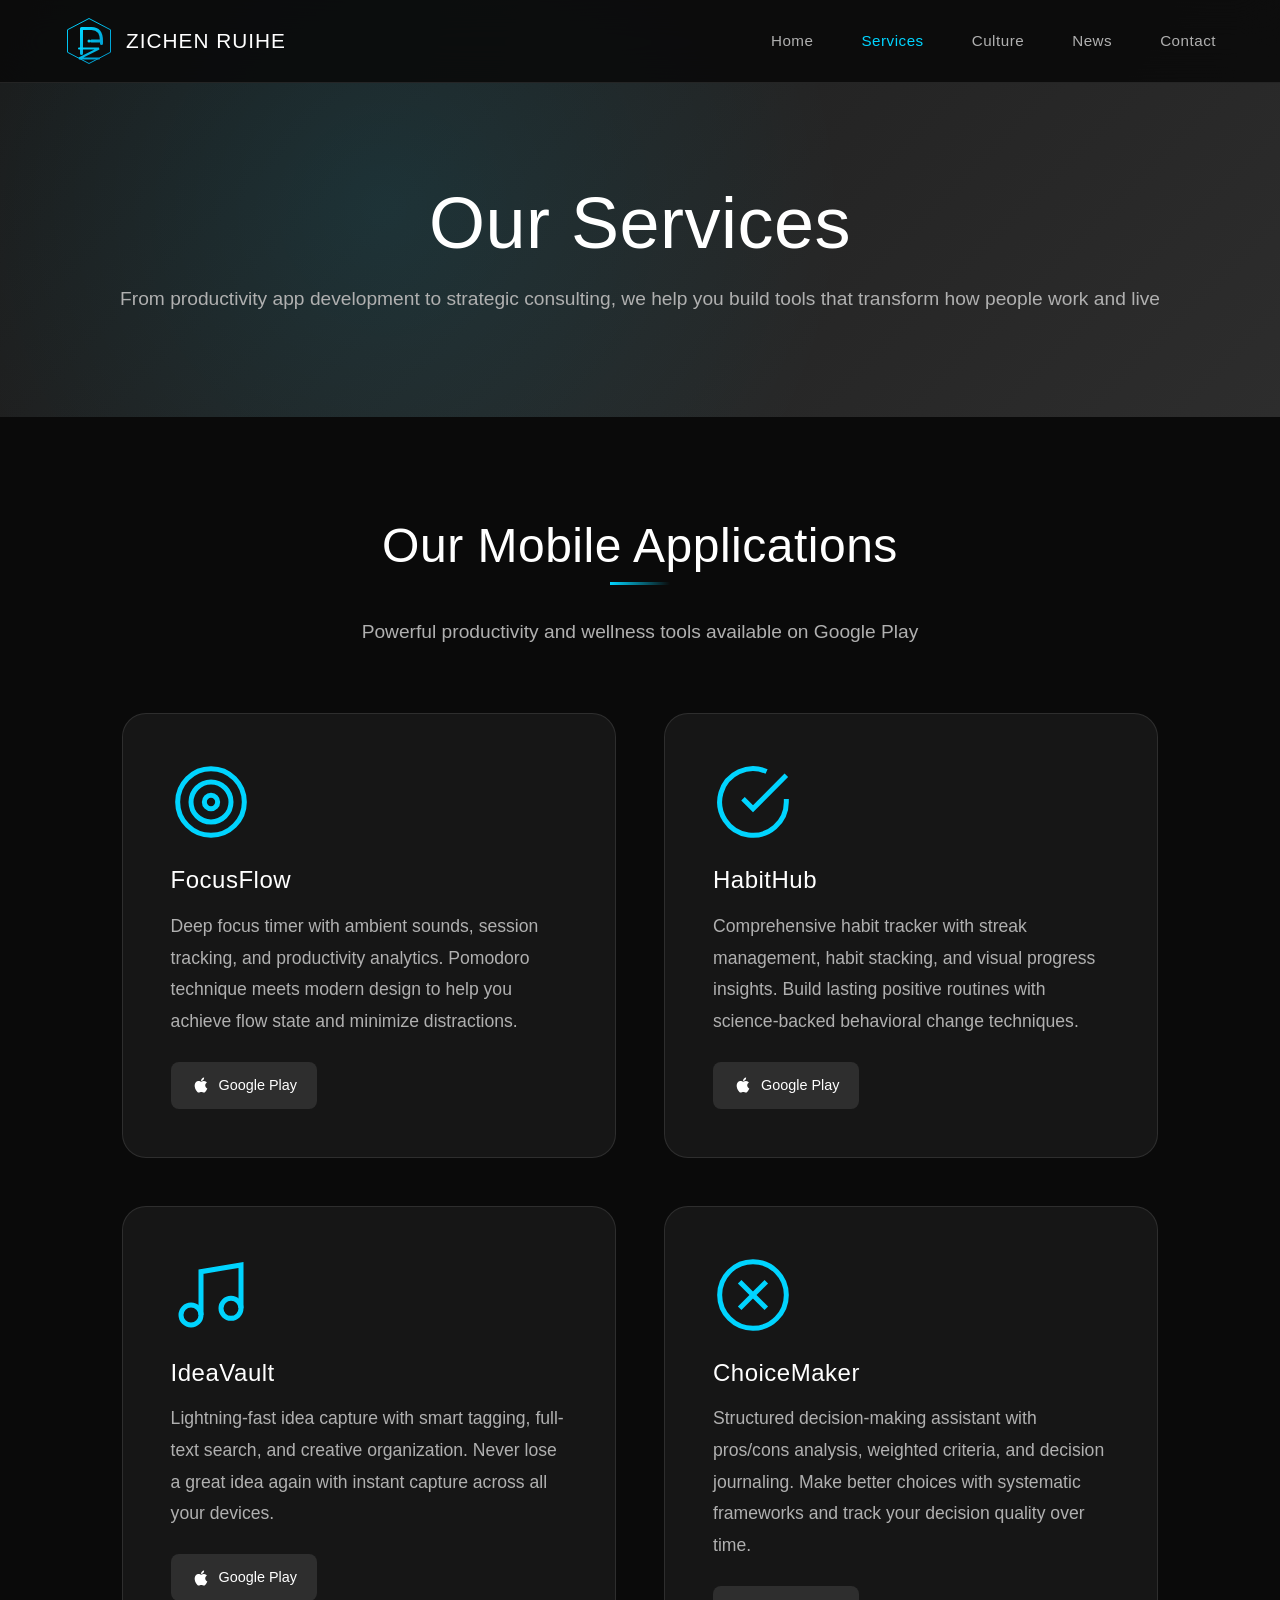
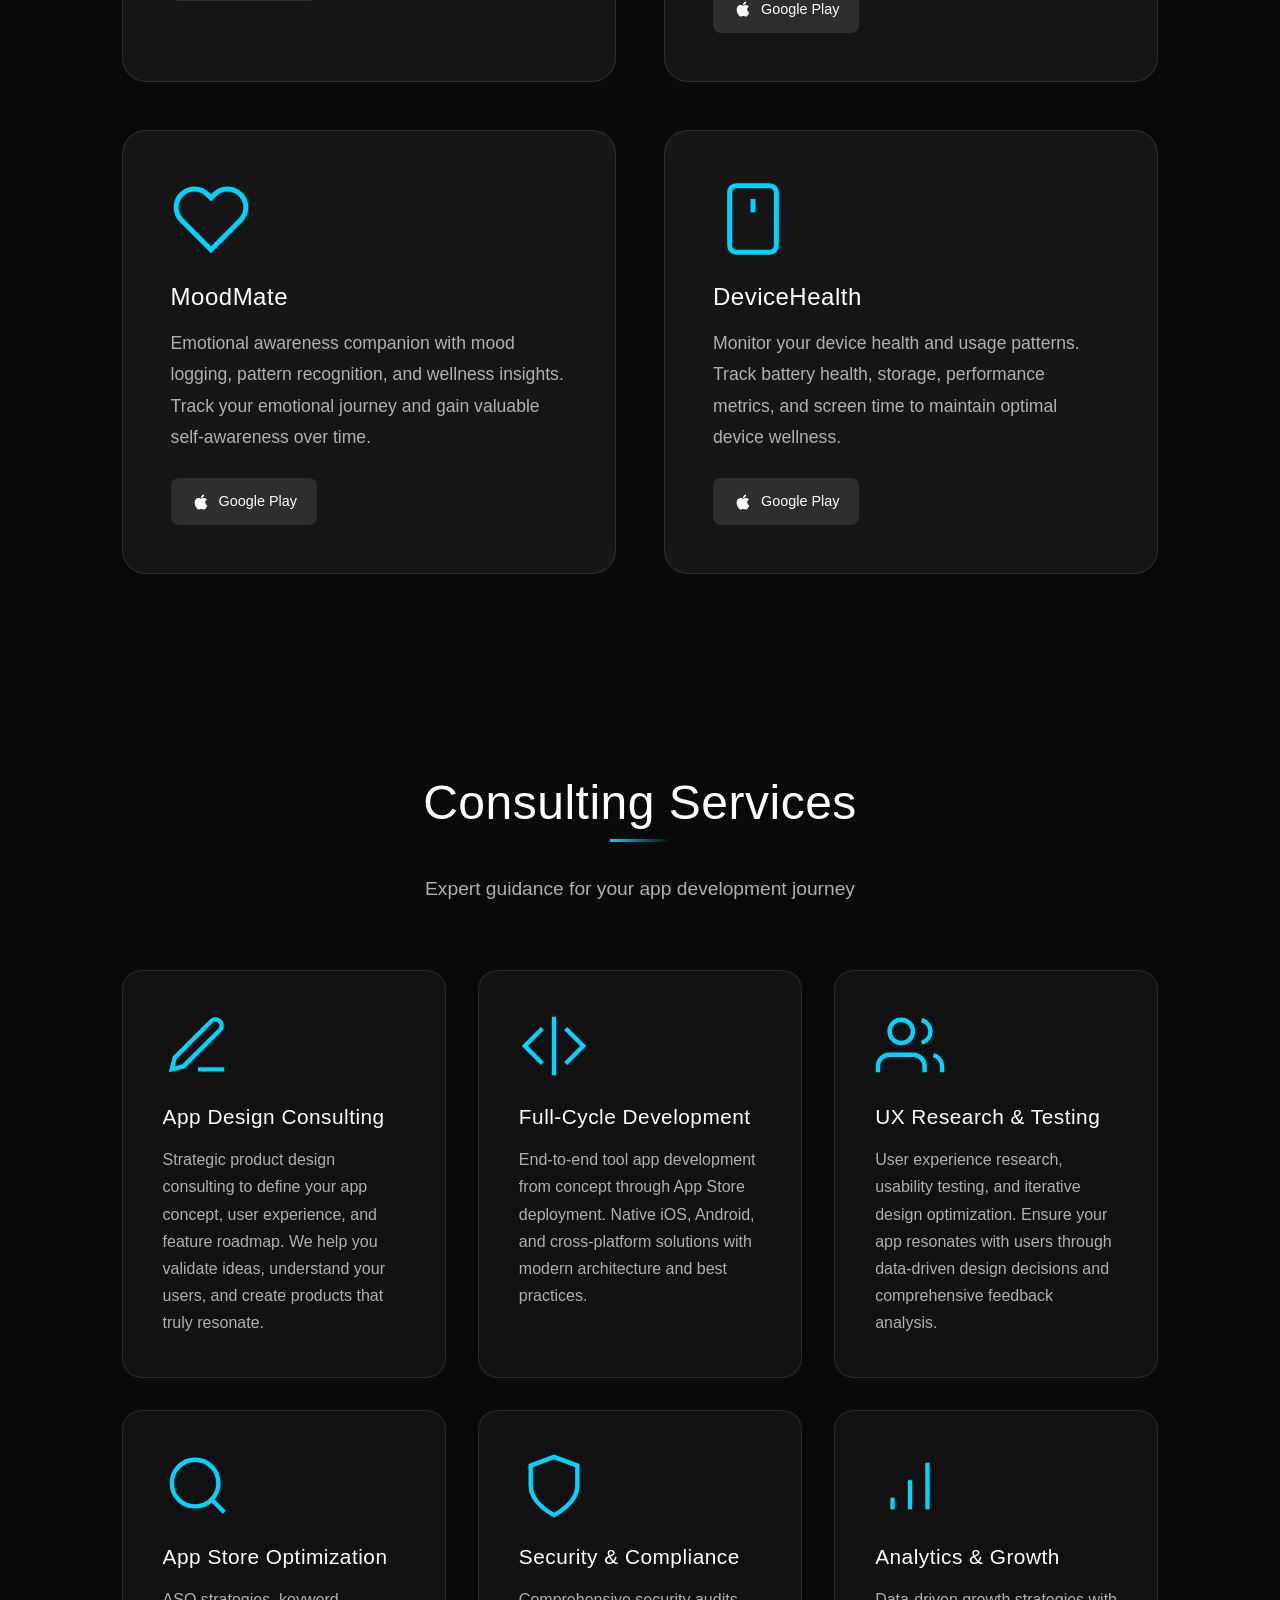
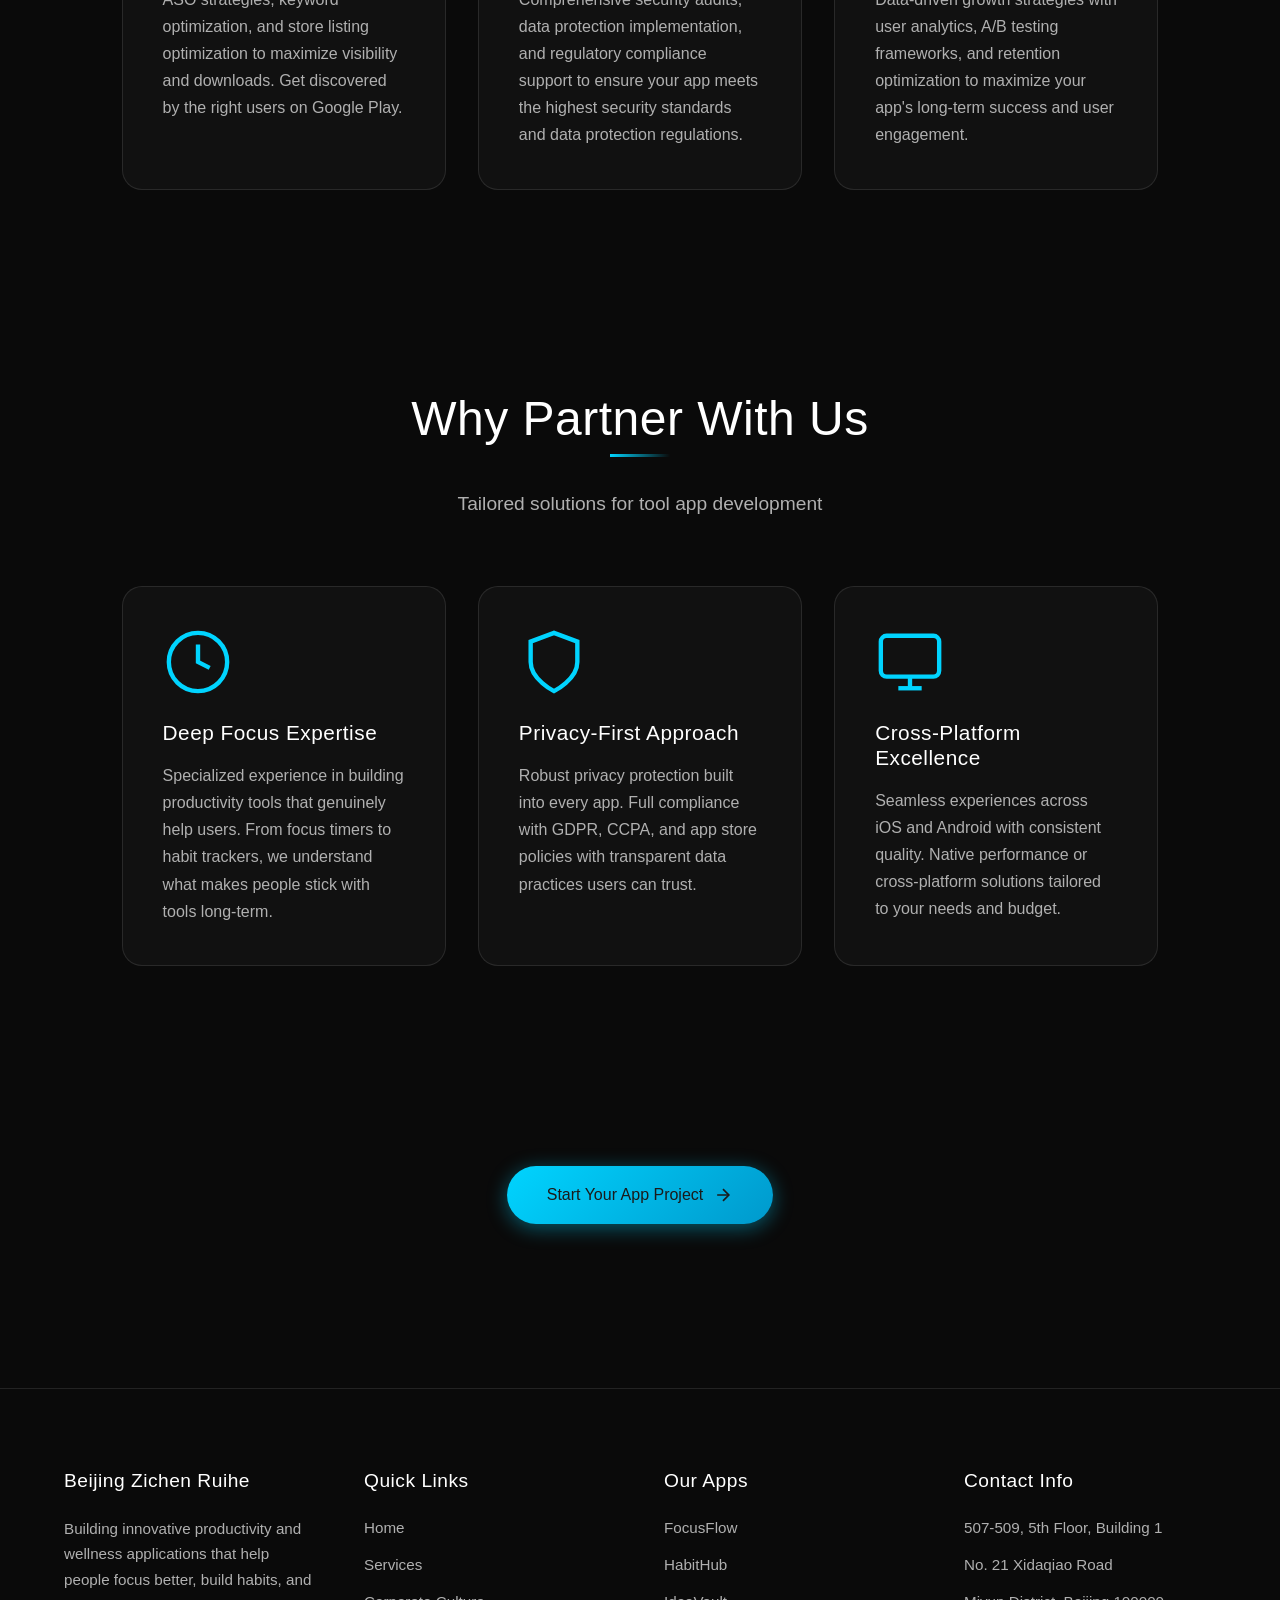
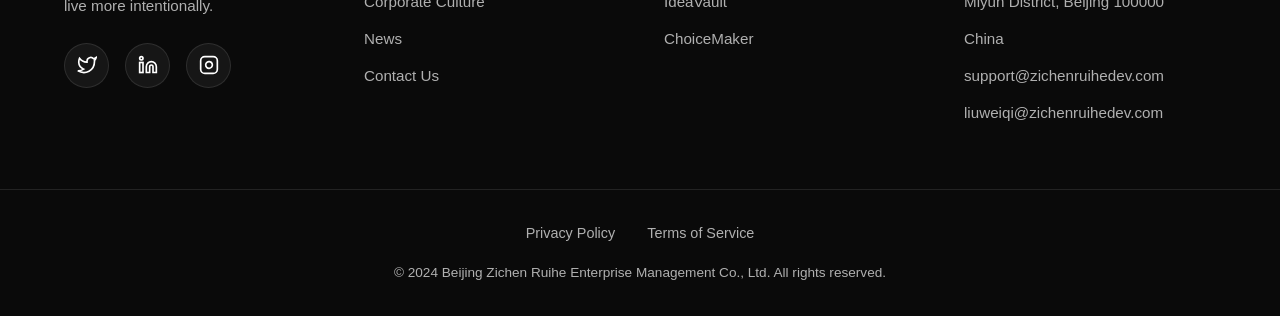
<file: services.html>
<!DOCTYPE html>
<html lang="en">
<head>
    <meta charset="UTF-8">
    <meta name="viewport" content="width=device-width, initial-scale=1.0">
    <meta name="description" content="Our Services - Beijing Zichen Ruihe offers app design consulting, full-cycle mobile app development, UX research, and App Store optimization services for productivity applications.">
    <meta name="keywords" content="app development, mobile apps, focus tools, habit tracker, app design, consulting, Google Play, UX research">
    <meta name="author" content="Beijing Zichen Ruihe Enterprise Management Co., Ltd">
    <meta name="robots" content="index, follow">
    <link rel="canonical" href="https://zichenruihedev.com/services.html">
    <title>Our Services | Beijing Zichen Ruihe Enterprise Management Co., Ltd</title>
    <link rel="stylesheet" href="css/style.css">
    <link rel="icon" type="image/svg+xml" href="images/logo.svg">
</head>
<body>
    <div class="loading"><div class="loading-spinner"></div></div>

    <nav class="nav">
        <div class="nav-container">
            <a href="index.html" class="nav-logo">
                <svg xmlns="http://www.w3.org/2000/svg" viewBox="0 0 100 100" width="50" height="50">
                    <defs><linearGradient id="lg1" x1="0%" y1="0%" x2="100%" y2="100%"><stop offset="0%" style="stop-color:#00d4ff"/><stop offset="100%" style="stop-color:#0099cc"/></linearGradient></defs>
                    <polygon points="50,5 93,27.5 93,72.5 50,95 7,72.5 7,27.5" fill="none" stroke="url(#lg1)" stroke-width="2"/>
                    <path d="M35 25 L35 75 M35 25 L55 25 C70 25 75 35 75 50 L75 55 M55 50 L75 50" fill="none" stroke="url(#lg1)" stroke-width="6" stroke-linecap="round"/>
                    <path d="M30 65 L70 65 L30 85 L70 85" fill="none" stroke="url(#lg1)" stroke-width="4" stroke-linecap="round"/>
                    <circle cx="50" cy="50" r="3" fill="#00d4ff"/>
                </svg>
                <span class="nav-logo-text">ZICHEN RUIHE</span>
            </a>
            <div class="nav-toggle"><span></span><span></span><span></span></div>
            <div class="nav-menu">
                <a href="index.html" class="nav-link">Home</a>
                <a href="services.html" class="nav-link active">Services</a>
                <a href="culture.html" class="nav-link">Culture</a>
                <a href="news.html" class="nav-link">News</a>
                <a href="contact.html" class="nav-link">Contact</a>
            </div>
        </div>
    </nav>

    <header class="page-header">
        <div class="container">
            <h1 class="page-title reveal">Our Services</h1>
            <p class="page-subtitle reveal">From productivity app development to strategic consulting, we help you build tools that transform how people work and live</p>
        </div>
    </header>

    <section class="section section-dark">
        <div class="container">
            <div class="section-header reveal">
                <h2 class="section-title">Our Mobile Applications</h2>
                <p class="section-subtitle">Powerful productivity and wellness tools available on Google Play</p>
            </div>
            <div class="apps-showcase">
                <div class="app-card reveal">
                    <div class="app-icon"><svg xmlns="http://www.w3.org/2000/svg" viewBox="0 0 24 24" fill="none" stroke="#00d4ff" stroke-width="1.5"><circle cx="12" cy="12" r="10"/><circle cx="12" cy="12" r="6"/><circle cx="12" cy="12" r="2"/></svg></div>
                    <h3 class="app-title">FocusFlow</h3>
                    <p class="app-description">Deep focus timer with ambient sounds, session tracking, and productivity analytics. Pomodoro technique meets modern design to help you achieve flow state and minimize distractions.</p>
                    <div class="app-stores">
                        <a href="#" class="store-badge"><svg xmlns="http://www.w3.org/2000/svg" viewBox="0 0 24 24" fill="currentColor" width="20" height="20"><path d="M17.05 20.28c-.98.95-2.05.8-3.08.35-1.09-.46-2.09-.48-3.24 0-1.44.62-2.2.44-3.06-.35C2.79 15.25 3.51 7.59 9.05 7.31c1.35.07 2.29.74 3.08.8 1.18-.24 2.31-.93 3.57-.84 1.51.12 2.65.72 3.4 1.8-3.12 1.87-2.38 5.98.48 7.13-.57 1.5-1.31 2.99-2.54 4.09l.01-.01zM12.03 7.25c-.15-2.23 1.66-4.07 3.74-4.25.29 2.58-2.34 4.5-3.74 4.25z"/></svg>Google Play</a>
                    </div>
                </div>
                <div class="app-card reveal">
                    <div class="app-icon"><svg xmlns="http://www.w3.org/2000/svg" viewBox="0 0 24 24" fill="none" stroke="#00d4ff" stroke-width="1.5"><path d="M22 11.08V12a10 10 0 1 1-5.93-9.14"/><polyline points="22,4 12,14.01 9,11.01"/></svg></div>
                    <h3 class="app-title">HabitHub</h3>
                    <p class="app-description">Comprehensive habit tracker with streak management, habit stacking, and visual progress insights. Build lasting positive routines with science-backed behavioral change techniques.</p>
                    <div class="app-stores">
                        <a href="#" class="store-badge"><svg xmlns="http://www.w3.org/2000/svg" viewBox="0 0 24 24" fill="currentColor" width="20" height="20"><path d="M17.05 20.28c-.98.95-2.05.8-3.08.35-1.09-.46-2.09-.48-3.24 0-1.44.62-2.2.44-3.06-.35C2.79 15.25 3.51 7.59 9.05 7.31c1.35.07 2.29.74 3.08.8 1.18-.24 2.31-.93 3.57-.84 1.51.12 2.65.72 3.4 1.8-3.12 1.87-2.38 5.98.48 7.13-.57 1.5-1.31 2.99-2.54 4.09l.01-.01zM12.03 7.25c-.15-2.23 1.66-4.07 3.74-4.25.29 2.58-2.34 4.5-3.74 4.25z"/></svg>Google Play</a>
                    </div>
                </div>
                <div class="app-card reveal">
                    <div class="app-icon"><svg xmlns="http://www.w3.org/2000/svg" viewBox="0 0 24 24" fill="none" stroke="#00d4ff" stroke-width="1.5"><path d="M9 18V5l12-2v13"/><circle cx="6" cy="18" r="3"/><circle cx="18" cy="16" r="3"/></svg></div>
                    <h3 class="app-title">IdeaVault</h3>
                    <p class="app-description">Lightning-fast idea capture with smart tagging, full-text search, and creative organization. Never lose a great idea again with instant capture across all your devices.</p>
                    <div class="app-stores">
                        <a href="#" class="store-badge"><svg xmlns="http://www.w3.org/2000/svg" viewBox="0 0 24 24" fill="currentColor" width="20" height="20"><path d="M17.05 20.28c-.98.95-2.05.8-3.08.35-1.09-.46-2.09-.48-3.24 0-1.44.62-2.2.44-3.06-.35C2.79 15.25 3.51 7.59 9.05 7.31c1.35.07 2.29.74 3.08.8 1.18-.24 2.31-.93 3.57-.84 1.51.12 2.65.72 3.4 1.8-3.12 1.87-2.38 5.98.48 7.13-.57 1.5-1.31 2.99-2.54 4.09l.01-.01zM12.03 7.25c-.15-2.23 1.66-4.07 3.74-4.25.29 2.58-2.34 4.5-3.74 4.25z"/></svg>Google Play</a>
                    </div>
                </div>
                <div class="app-card reveal">
                    <div class="app-icon"><svg xmlns="http://www.w3.org/2000/svg" viewBox="0 0 24 24" fill="none" stroke="#00d4ff" stroke-width="1.5"><circle cx="12" cy="12" r="10"/><path d="M16 8l-8 8"/><path d="M8 8l8 8"/></svg></div>
                    <h3 class="app-title">ChoiceMaker</h3>
                    <p class="app-description">Structured decision-making assistant with pros/cons analysis, weighted criteria, and decision journaling. Make better choices with systematic frameworks and track your decision quality over time.</p>
                    <div class="app-stores">
                        <a href="#" class="store-badge"><svg xmlns="http://www.w3.org/2000/svg" viewBox="0 0 24 24" fill="currentColor" width="20" height="20"><path d="M17.05 20.28c-.98.95-2.05.8-3.08.35-1.09-.46-2.09-.48-3.24 0-1.44.62-2.2.44-3.06-.35C2.79 15.25 3.51 7.59 9.05 7.31c1.35.07 2.29.74 3.08.8 1.18-.24 2.31-.93 3.57-.84 1.51.12 2.65.72 3.4 1.8-3.12 1.87-2.38 5.98.48 7.13-.57 1.5-1.31 2.99-2.54 4.09l.01-.01zM12.03 7.25c-.15-2.23 1.66-4.07 3.74-4.25.29 2.58-2.34 4.5-3.74 4.25z"/></svg>Google Play</a>
                    </div>
                </div>
                <div class="app-card reveal">
                    <div class="app-icon"><svg xmlns="http://www.w3.org/2000/svg" viewBox="0 0 24 24" fill="none" stroke="#00d4ff" stroke-width="1.5"><path d="M20.84 4.61a5.5 5.5 0 0 0-7.78 0L12 5.67l-1.06-1.06a5.5 5.5 0 0 0-7.78 7.78l1.06 1.06L12 21.23l7.78-7.78 1.06-1.06a5.5 5.5 0 0 0 0-7.78z"/></svg></div>
                    <h3 class="app-title">MoodMate</h3>
                    <p class="app-description">Emotional awareness companion with mood logging, pattern recognition, and wellness insights. Track your emotional journey and gain valuable self-awareness over time.</p>
                    <div class="app-stores">
                        <a href="#" class="store-badge"><svg xmlns="http://www.w3.org/2000/svg" viewBox="0 0 24 24" fill="currentColor" width="20" height="20"><path d="M17.05 20.28c-.98.95-2.05.8-3.08.35-1.09-.46-2.09-.48-3.24 0-1.44.62-2.2.44-3.06-.35C2.79 15.25 3.51 7.59 9.05 7.31c1.35.07 2.29.74 3.08.8 1.18-.24 2.31-.93 3.57-.84 1.51.12 2.65.72 3.4 1.8-3.12 1.87-2.38 5.98.48 7.13-.57 1.5-1.31 2.99-2.54 4.09l.01-.01zM12.03 7.25c-.15-2.23 1.66-4.07 3.74-4.25.29 2.58-2.34 4.5-3.74 4.25z"/></svg>Google Play</a>
                    </div>
                </div>
                <div class="app-card reveal">
                    <div class="app-icon"><svg xmlns="http://www.w3.org/2000/svg" viewBox="0 0 24 24" fill="none" stroke="#00d4ff" stroke-width="1.5"><rect x="5" y="2" width="14" height="20" rx="2" ry="2"/><line x1="12" y1="18" x2="12.01" y2="18"/><path d="M12 6v4"/></svg></div>
                    <h3 class="app-title">DeviceHealth</h3>
                    <p class="app-description">Monitor your device health and usage patterns. Track battery health, storage, performance metrics, and screen time to maintain optimal device wellness.</p>
                    <div class="app-stores">
                        <a href="#" class="store-badge"><svg xmlns="http://www.w3.org/2000/svg" viewBox="0 0 24 24" fill="currentColor" width="20" height="20"><path d="M17.05 20.28c-.98.95-2.05.8-3.08.35-1.09-.46-2.09-.48-3.24 0-1.44.62-2.2.44-3.06-.35C2.79 15.25 3.51 7.59 9.05 7.31c1.35.07 2.29.74 3.08.8 1.18-.24 2.31-.93 3.57-.84 1.51.12 2.65.72 3.4 1.8-3.12 1.87-2.38 5.98.48 7.13-.57 1.5-1.31 2.99-2.54 4.09l.01-.01zM12.03 7.25c-.15-2.23 1.66-4.07 3.74-4.25.29 2.58-2.34 4.5-3.74 4.25z"/></svg>Google Play</a>
                    </div>
                </div>
            </div>
        </div>
    </section>

    <section class="section section-dark">
        <div class="container">
            <div class="section-header reveal">
                <h2 class="section-title">Consulting Services</h2>
                <p class="section-subtitle">Expert guidance for your app development journey</p>
            </div>
            <div class="features-grid">
                <div class="feature-card reveal">
                    <div class="feature-icon"><svg xmlns="http://www.w3.org/2000/svg" viewBox="0 0 24 24" fill="none" stroke="currentColor" stroke-width="1.5"><path d="M12 20h9"/><path d="M16.5 3.5a2.121 2.121 0 0 1 3 3L7 19l-4 1 1-4L16.5 3.5z"/></svg></div>
                    <h3 class="feature-title">App Design Consulting</h3>
                    <p class="feature-description">Strategic product design consulting to define your app concept, user experience, and feature roadmap. We help you validate ideas, understand your users, and create products that truly resonate.</p>
                </div>
                <div class="feature-card reveal">
                    <div class="feature-icon"><svg xmlns="http://www.w3.org/2000/svg" viewBox="0 0 24 24" fill="none" stroke="currentColor" stroke-width="1.5"><polyline points="16,18 22,12 16,6"/><polyline points="8,6 2,12 8,18"/><line x1="12" y1="2" x2="12" y2="22"/></svg></div>
                    <h3 class="feature-title">Full-Cycle Development</h3>
                    <p class="feature-description">End-to-end tool app development from concept through App Store deployment. Native iOS, Android, and cross-platform solutions with modern architecture and best practices.</p>
                </div>
                <div class="feature-card reveal">
                    <div class="feature-icon"><svg xmlns="http://www.w3.org/2000/svg" viewBox="0 0 24 24" fill="none" stroke="currentColor" stroke-width="1.5"><path d="M17 21v-2a4 4 0 0 0-4-4H5a4 4 0 0 0-4 4v2"/><circle cx="9" cy="7" r="4"/><path d="M23 21v-2a4 4 0 0 0-3-3.87"/><path d="M16 3.13a4 4 0 0 1 0 7.75"/></svg></div>
                    <h3 class="feature-title">UX Research & Testing</h3>
                    <p class="feature-description">User experience research, usability testing, and iterative design optimization. Ensure your app resonates with users through data-driven design decisions and comprehensive feedback analysis.</p>
                </div>
                <div class="feature-card reveal">
                    <div class="feature-icon"><svg xmlns="http://www.w3.org/2000/svg" viewBox="0 0 24 24" fill="none" stroke="currentColor" stroke-width="1.5"><circle cx="11" cy="11" r="8"/><line x1="21" y1="21" x2="16.65" y2="16.65"/></svg></div>
                    <h3 class="feature-title">App Store Optimization</h3>
                    <p class="feature-description">ASO strategies, keyword optimization, and store listing optimization to maximize visibility and downloads. Get discovered by the right users on Google Play.</p>
                </div>
                <div class="feature-card reveal">
                    <div class="feature-icon"><svg xmlns="http://www.w3.org/2000/svg" viewBox="0 0 24 24" fill="none" stroke="currentColor" stroke-width="1.5"><path d="M12 22s8-4 8-10V5l-8-3-8 3v7c0 6 8 10 8 10z"/></svg></div>
                    <h3 class="feature-title">Security & Compliance</h3>
                    <p class="feature-description">Comprehensive security audits, data protection implementation, and regulatory compliance support to ensure your app meets the highest security standards and data protection regulations.</p>
                </div>
                <div class="feature-card reveal">
                    <div class="feature-icon"><svg xmlns="http://www.w3.org/2000/svg" viewBox="0 0 24 24" fill="none" stroke="currentColor" stroke-width="1.5"><line x1="12" y1="20" x2="12" y2="10"/><line x1="18" y1="20" x2="18" y2="4"/><line x1="6" y1="20" x2="6" y2="16"/></svg></div>
                    <h3 class="feature-title">Analytics & Growth</h3>
                    <p class="feature-description">Data-driven growth strategies with user analytics, A/B testing frameworks, and retention optimization to maximize your app's long-term success and user engagement.</p>
                </div>
            </div>
        </div>
    </section>

    <section class="section section-dark">
        <div class="container">
            <div class="section-header reveal">
                <h2 class="section-title">Why Partner With Us</h2>
                <p class="section-subtitle">Tailored solutions for tool app development</p>
            </div>
            <div class="features-grid">
                <div class="feature-card reveal">
                    <div class="feature-icon"><svg xmlns="http://www.w3.org/2000/svg" viewBox="0 0 24 24" fill="none" stroke="currentColor" stroke-width="1.5"><circle cx="12" cy="12" r="10"/><polyline points="12,6 12,12 16,14"/></svg></div>
                    <h3 class="feature-title">Deep Focus Expertise</h3>
                    <p class="feature-description">Specialized experience in building productivity tools that genuinely help users. From focus timers to habit trackers, we understand what makes people stick with tools long-term.</p>
                </div>
                <div class="feature-card reveal">
                    <div class="feature-icon"><svg xmlns="http://www.w3.org/2000/svg" viewBox="0 0 24 24" fill="none" stroke="currentColor" stroke-width="1.5"><path d="M12 22s8-4 8-10V5l-8-3-8 3v7c0 6 8 10 8 10z"/></svg></div>
                    <h3 class="feature-title">Privacy-First Approach</h3>
                    <p class="feature-description">Robust privacy protection built into every app. Full compliance with GDPR, CCPA, and app store policies with transparent data practices users can trust.</p>
                </div>
                <div class="feature-card reveal">
                    <div class="feature-icon"><svg xmlns="http://www.w3.org/2000/svg" viewBox="0 0 24 24" fill="none" stroke="currentColor" stroke-width="1.5"><rect x="2" y="3" width="20" height="14" rx="2" ry="2"/><line x1="8" y1="21" x2="16" y2="21"/><line x1="12" y1="17" x2="12" y2="21"/></svg></div>
                    <h3 class="feature-title">Cross-Platform Excellence</h3>
                    <p class="feature-description">Seamless experiences across iOS and Android with consistent quality. Native performance or cross-platform solutions tailored to your needs and budget.</p>
                </div>
            </div>
        </div>
    </section>

    <section class="section section-dark">
        <div class="container">
            <div class="section-header reveal">
                <a href="contact.html" class="btn btn-primary">Start Your App Project<svg xmlns="http://www.w3.org/2000/svg" width="20" height="20" viewBox="0 0 24 24" fill="none" stroke="currentColor" stroke-width="2"><line x1="5" y1="12" x2="19" y2="12"/><polyline points="12,5 19,12 12,19"/></svg></a>
            </div>
        </div>
    </section>

    <footer class="footer">
        <div class="footer-grid">
            <div class="footer-col">
                <h4>Beijing Zichen Ruihe</h4>
                <p style="color: var(--text-secondary); font-size: 0.95rem; line-height: 1.7;">Building innovative productivity and wellness applications that help people focus better, build habits, and live more intentionally.</p>
                <div class="footer-social" style="margin-top: 1.5rem;">
                    <a href="#" class="social-link"><svg xmlns="http://www.w3.org/2000/svg" viewBox="0 0 24 24" fill="none" stroke="currentColor" stroke-width="2"><path d="M23 3a10.9 10.9 0 0 1-3.14 1.53 4.48 4.48 0 0 0-7.86 3v1A10.66 10.66 0 0 1 3 4s-4 9 5 13a11.64 11.64 0 0 1-7 2c9 5 20 0 20-11.5a4.5 4.5 0 0 0-.08-.83A7.72 7.72 0 0 0 23 3z"/></svg></a>
                    <a href="#" class="social-link"><svg xmlns="http://www.w3.org/2000/svg" viewBox="0 0 24 24" fill="none" stroke="currentColor" stroke-width="2"><path d="M16 8a6 6 0 0 1 6 6v7h-4v-7a2 2 0 0 0-2-2 2 2 0 0 0-2 2v7h-4v-7a6 6 0 0 1 6-6z"/><rect x="2" y="9" width="4" height="12"/><circle cx="4" cy="4" r="2"/></svg></a>
                    <a href="#" class="social-link"><svg xmlns="http://www.w3.org/2000/svg" viewBox="0 0 24 24" fill="none" stroke="currentColor" stroke-width="2"><rect x="2" y="2" width="20" height="20" rx="5" ry="5"/><path d="M16 11.37A4 4 0 1 1 12.63 8 4 4 0 0 1 16 11.37z"/><line x1="17.5" y1="6.5" x2="17.51" y2="6.5"/></svg></a>
                </div>
            </div>
            <div class="footer-col">
                <h4>Quick Links</h4>
                <div class="footer-links">
                    <a href="index.html" class="footer-link">Home</a>
                    <a href="services.html" class="footer-link">Services</a>
                    <a href="culture.html" class="footer-link">Corporate Culture</a>
                    <a href="news.html" class="footer-link">News</a>
                    <a href="contact.html" class="footer-link">Contact Us</a>
                </div>
            </div>
            <div class="footer-col">
                <h4>Our Apps</h4>
                <div class="footer-links">
                    <a href="#" class="footer-link">FocusFlow</a>
                    <a href="#" class="footer-link">HabitHub</a>
                    <a href="#" class="footer-link">IdeaVault</a>
                    <a href="#" class="footer-link">ChoiceMaker</a>
                </div>
            </div>
            <div class="footer-col">
                <h4>Contact Info</h4>
                <div class="footer-links">
                    <span class="footer-link" style="cursor: default;">507-509, 5th Floor, Building 1</span>
                    <span class="footer-link" style="cursor: default;">No. 21 Xidaqiao Road</span>
                    <span class="footer-link" style="cursor: default;">Miyun District, Beijing 100000</span>
                    <span class="footer-link" style="cursor: default;">China</span>
                    <a href="mailto:support@zichenruihedev.com" class="footer-link">support@zichenruihedev.com</a>
                    <a href="mailto:liuweiqi@zichenruihedev.com" class="footer-link">liuweiqi@zichenruihedev.com</a>
                </div>
            </div>
        </div>
        <div class="footer-bottom">
            <div class="footer-legal"><a href="privacy.html">Privacy Policy</a><a href="terms.html">Terms of Service</a></div>
            <p class="footer-copyright">&copy; 2024 Beijing Zichen Ruihe Enterprise Management Co., Ltd. All rights reserved.</p>
        </div>
    </footer>
    <div class="scroll-top"><svg xmlns="http://www.w3.org/2000/svg" viewBox="0 0 24 24" fill="none" stroke="currentColor" stroke-width="2"><line x1="12" y1="19" x2="12" y2="5"/><polyline points="5,12 12,5 19,12"/></svg></div>
    <script src="js/main.js"></script>
</body>
</html>
</file>
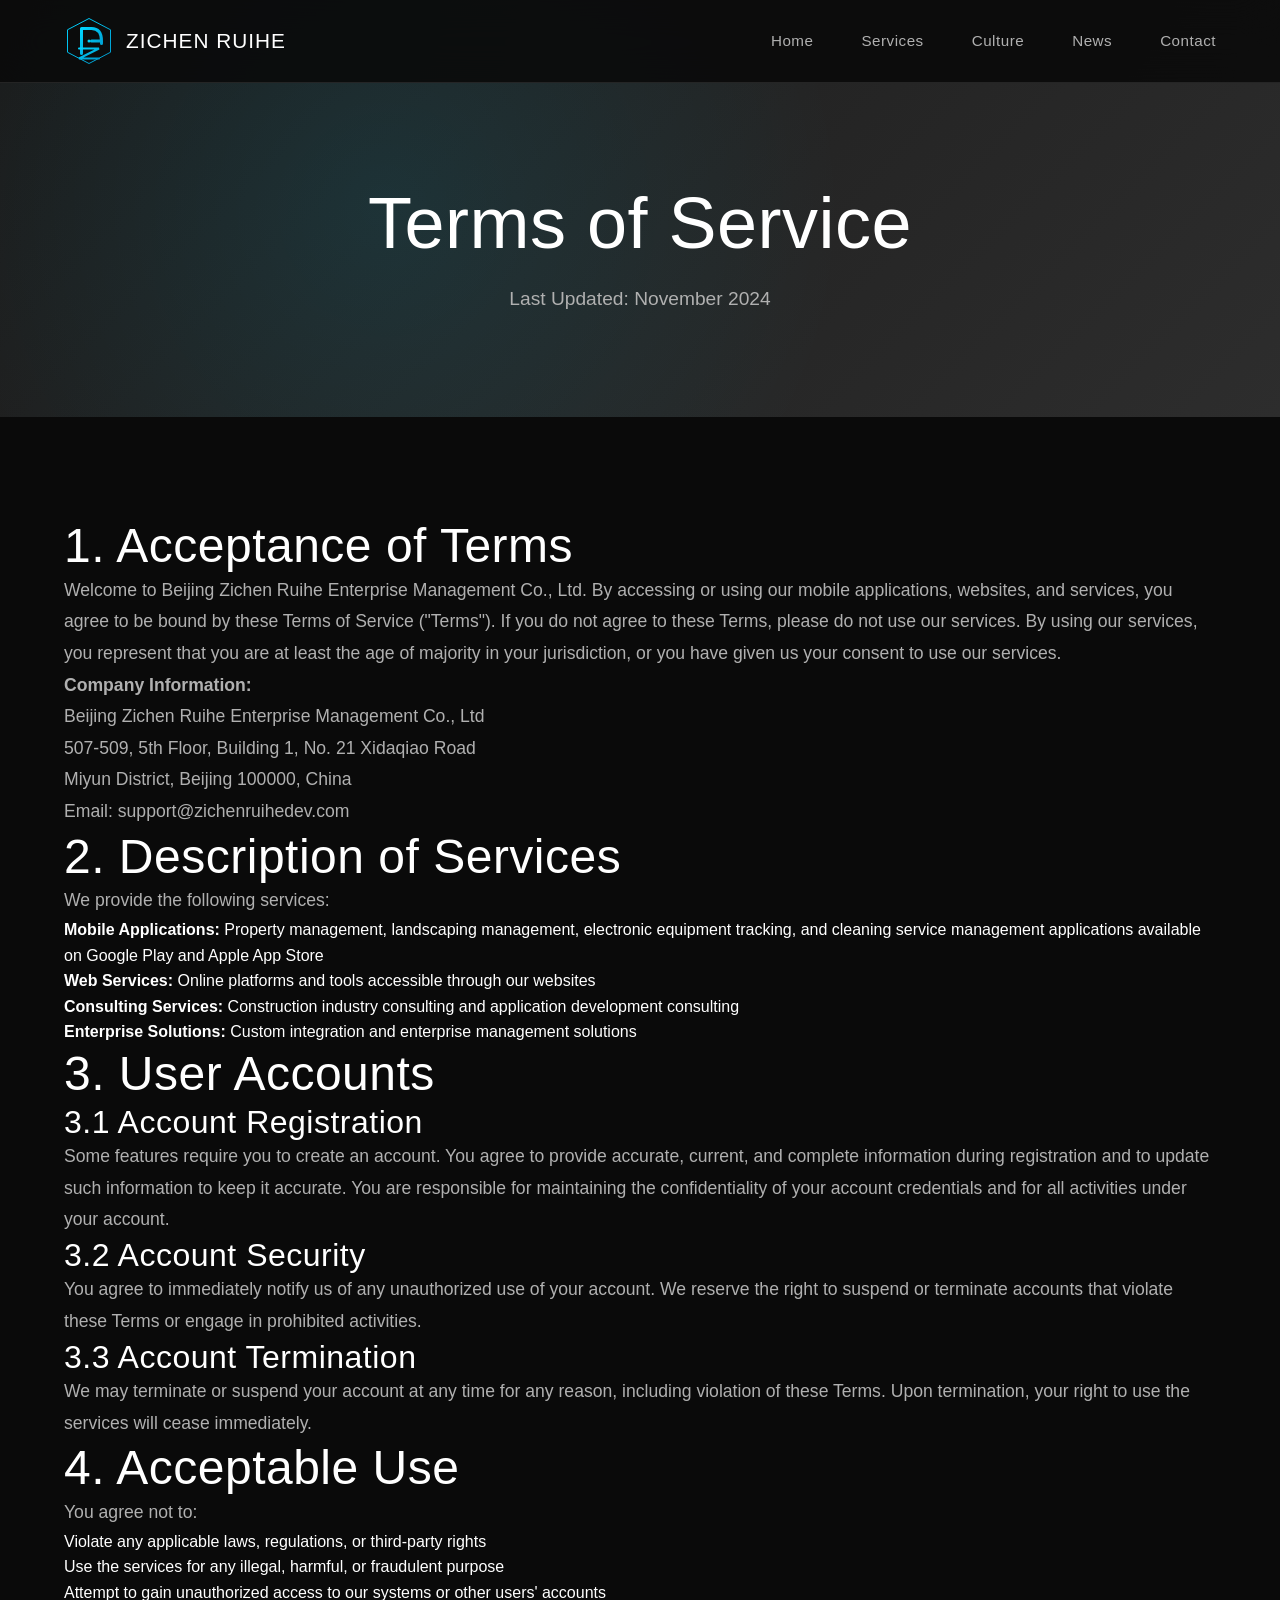
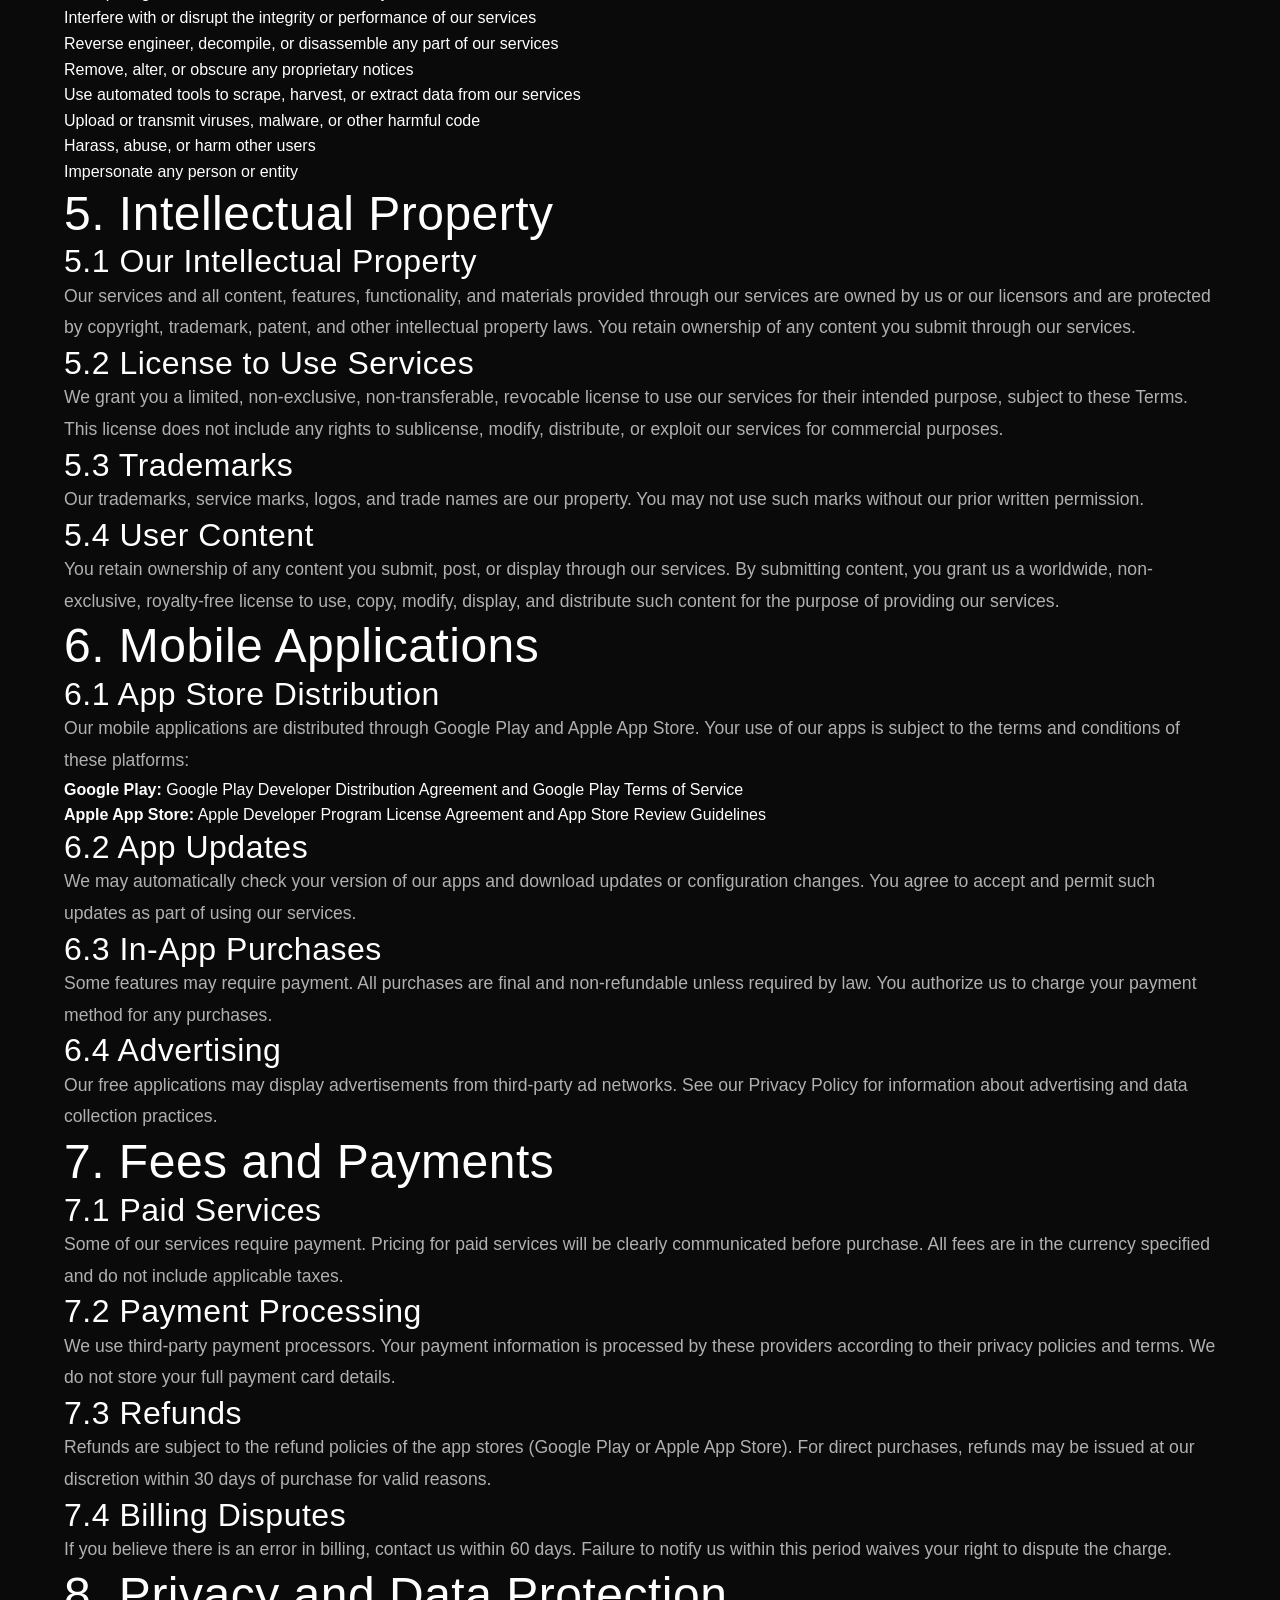
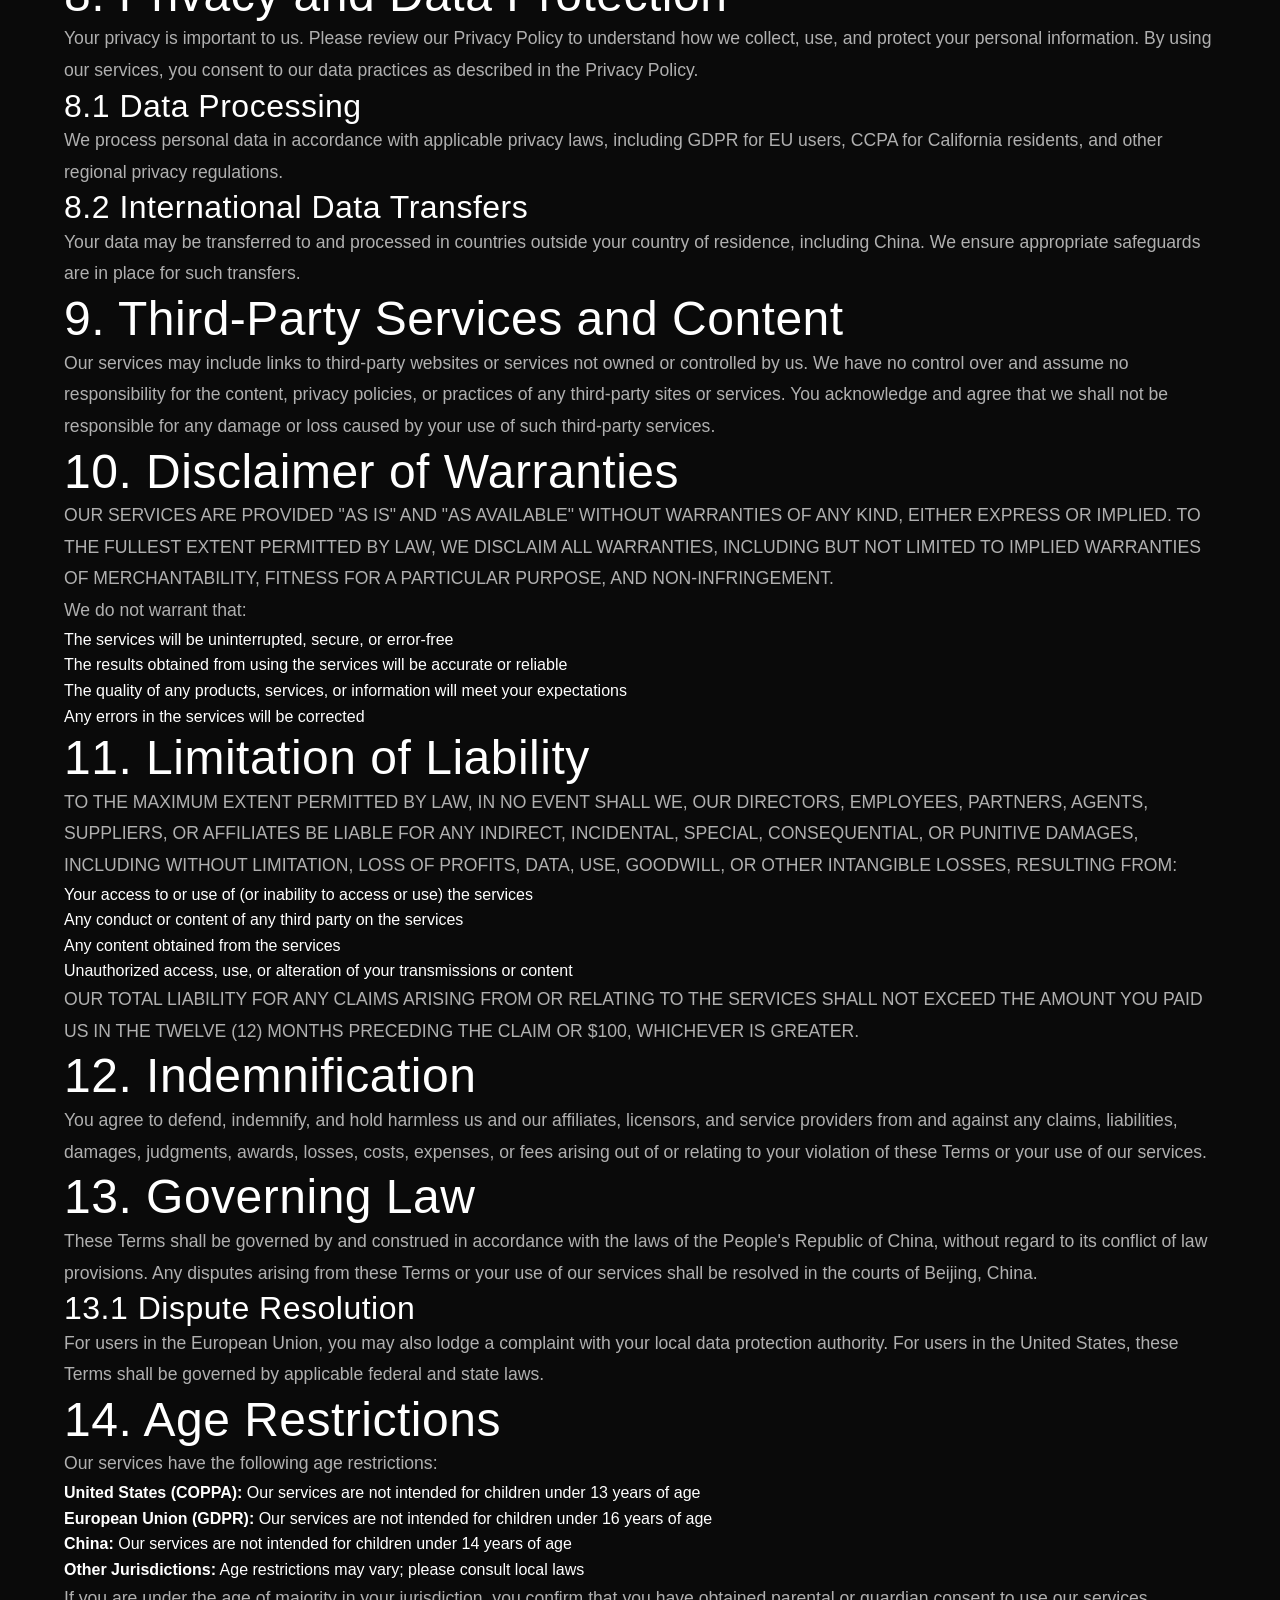
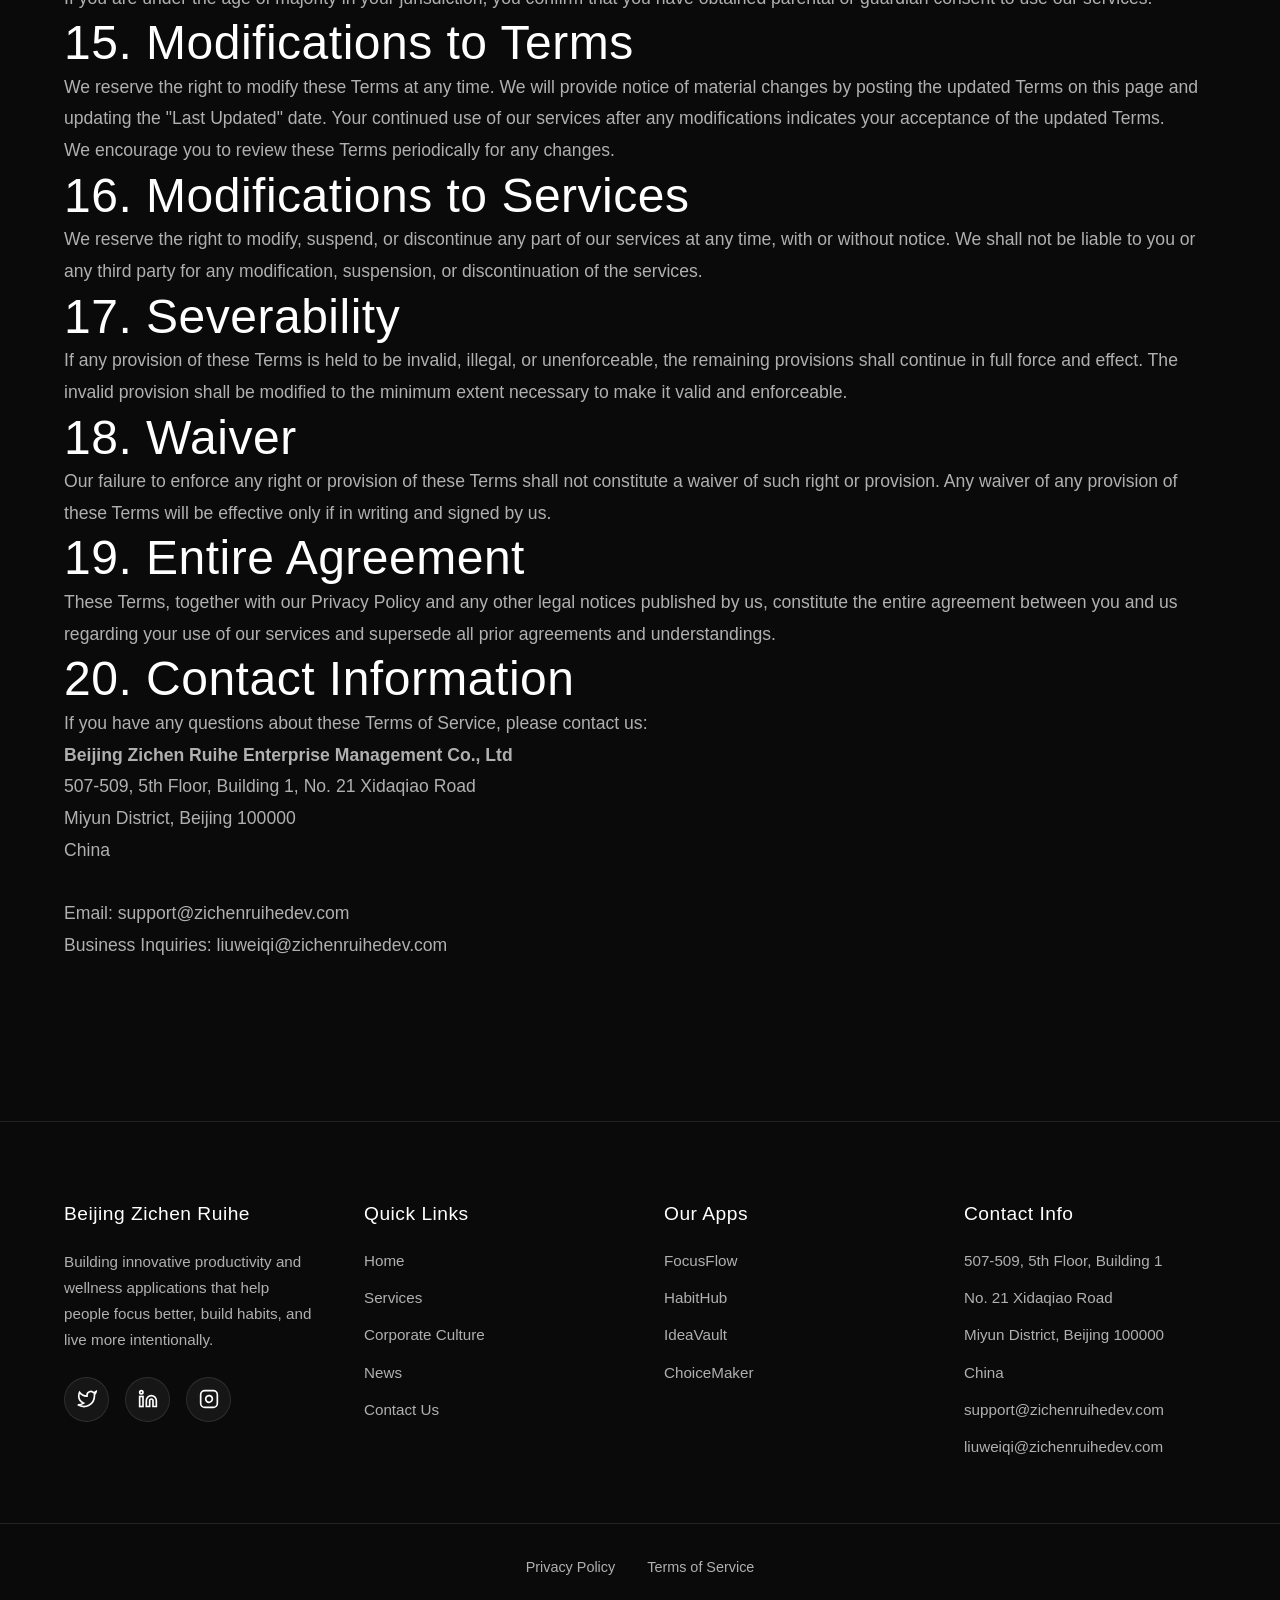
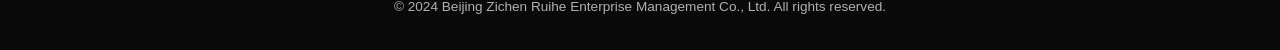
<file: terms.html>
<!DOCTYPE html>
<html lang="en">
<head>
    <meta charset="UTF-8">
    <meta name="viewport" content="width=device-width, initial-scale=1.0">
    <meta name="description" content="Terms of Service - Read the terms and conditions governing your use of Beijing Zichen Ruihe's mobile applications and services.">
    <meta name="robots" content="noindex, nofollow">
    <title>Terms of Service | Beijing Zichen Ruihe Enterprise Management Co., Ltd</title>
    <link rel="stylesheet" href="css/style.css">
    <link rel="icon" type="image/svg+xml" href="images/logo.svg">
</head>
<body>
    <div class="loading"><div class="loading-spinner"></div></div>
    <nav class="nav"><div class="nav-container"><a href="index.html" class="nav-logo"><svg xmlns="http://www.w3.org/2000/svg" viewBox="0 0 100 100" width="50" height="50"><defs><linearGradient id="lg6" x1="0%" y1="0%" x2="100%" y2="100%"><stop offset="0%" style="stop-color:#00d4ff"/><stop offset="100%" style="stop-color:#0099cc"/></linearGradient></defs><polygon points="50,5 93,27.5 93,72.5 50,95 7,72.5 7,27.5" fill="none" stroke="url(#lg6)" stroke-width="2"/><path d="M35 25 L35 75 M35 25 L55 25 C70 25 75 35 75 50 L75 55 M55 50 L75 50" fill="none" stroke="url(#lg6)" stroke-width="6" stroke-linecap="round"/><path d="M30 65 L70 65 L30 85 L70 85" fill="none" stroke="url(#lg6)" stroke-width="4" stroke-linecap="round"/><circle cx="50" cy="50" r="3" fill="#00d4ff"/></svg><span class="nav-logo-text">ZICHEN RUIHE</span></a><div class="nav-toggle"><span></span><span></span><span></span></div><div class="nav-menu"><a href="index.html" class="nav-link">Home</a><a href="services.html" class="nav-link">Services</a><a href="culture.html" class="nav-link">Culture</a><a href="news.html" class="nav-link">News</a><a href="contact.html" class="nav-link">Contact</a></div></div></nav>
    <header class="page-header"><div class="container"><h1 class="page-title reveal">Terms of Service</h1><p class="page-subtitle reveal">Last Updated: November 2024</p></div></header>
    <section class="section"><div class="container legal-content">
        <div class="reveal">
            <h2>1. Acceptance of Terms</h2>
            <p>Welcome to Beijing Zichen Ruihe Enterprise Management Co., Ltd. By accessing or using our mobile applications, websites, and services, you agree to be bound by these Terms of Service ("Terms"). If you do not agree to these Terms, please do not use our services. By using our services, you represent that you are at least the age of majority in your jurisdiction, or you have given us your consent to use our services.</p>
            <p><strong>Company Information:</strong><br>Beijing Zichen Ruihe Enterprise Management Co., Ltd<br>507-509, 5th Floor, Building 1, No. 21 Xidaqiao Road<br>Miyun District, Beijing 100000, China<br>Email: support@zichenruihedev.com</p>
        </div>
        <div class="reveal">
            <h2>2. Description of Services</h2>
            <p>We provide the following services:</p>
            <ul>
                <li><strong>Mobile Applications:</strong> Property management, landscaping management, electronic equipment tracking, and cleaning service management applications available on Google Play and Apple App Store</li>
                <li><strong>Web Services:</strong> Online platforms and tools accessible through our websites</li>
                <li><strong>Consulting Services:</strong> Construction industry consulting and application development consulting</li>
                <li><strong>Enterprise Solutions:</strong> Custom integration and enterprise management solutions</li>
            </ul>
        </div>
        <div class="reveal">
            <h2>3. User Accounts</h2>
            <h3>3.1 Account Registration</h3>
            <p>Some features require you to create an account. You agree to provide accurate, current, and complete information during registration and to update such information to keep it accurate. You are responsible for maintaining the confidentiality of your account credentials and for all activities under your account.</p>
            <h3>3.2 Account Security</h3>
            <p>You agree to immediately notify us of any unauthorized use of your account. We reserve the right to suspend or terminate accounts that violate these Terms or engage in prohibited activities.</p>
            <h3>3.3 Account Termination</h3>
            <p>We may terminate or suspend your account at any time for any reason, including violation of these Terms. Upon termination, your right to use the services will cease immediately.</p>
        </div>
        <div class="reveal">
            <h2>4. Acceptable Use</h2>
            <p>You agree not to:</p>
            <ul>
                <li>Violate any applicable laws, regulations, or third-party rights</li>
                <li>Use the services for any illegal, harmful, or fraudulent purpose</li>
                <li>Attempt to gain unauthorized access to our systems or other users' accounts</li>
                <li>Interfere with or disrupt the integrity or performance of our services</li>
                <li>Reverse engineer, decompile, or disassemble any part of our services</li>
                <li>Remove, alter, or obscure any proprietary notices</li>
                <li>Use automated tools to scrape, harvest, or extract data from our services</li>
                <li>Upload or transmit viruses, malware, or other harmful code</li>
                <li>Harass, abuse, or harm other users</li>
                <li>Impersonate any person or entity</li>
            </ul>
        </div>
        <div class="reveal">
            <h2>5. Intellectual Property</h2>
            <h3>5.1 Our Intellectual Property</h3>
            <p>Our services and all content, features, functionality, and materials provided through our services are owned by us or our licensors and are protected by copyright, trademark, patent, and other intellectual property laws. You retain ownership of any content you submit through our services.</p>
            <h3>5.2 License to Use Services</h3>
            <p>We grant you a limited, non-exclusive, non-transferable, revocable license to use our services for their intended purpose, subject to these Terms. This license does not include any rights to sublicense, modify, distribute, or exploit our services for commercial purposes.</p>
            <h3>5.3 Trademarks</h3>
            <p>Our trademarks, service marks, logos, and trade names are our property. You may not use such marks without our prior written permission.</p>
            <h3>5.4 User Content</h3>
            <p>You retain ownership of any content you submit, post, or display through our services. By submitting content, you grant us a worldwide, non-exclusive, royalty-free license to use, copy, modify, display, and distribute such content for the purpose of providing our services.</p>
        </div>
        <div class="reveal">
            <h2>6. Mobile Applications</h2>
            <h3>6.1 App Store Distribution</h3>
            <p>Our mobile applications are distributed through Google Play and Apple App Store. Your use of our apps is subject to the terms and conditions of these platforms:</p>
            <ul>
                <li><strong>Google Play:</strong> Google Play Developer Distribution Agreement and Google Play Terms of Service</li>
                <li><strong>Apple App Store:</strong> Apple Developer Program License Agreement and App Store Review Guidelines</li>
            </ul>
            <h3>6.2 App Updates</h3>
            <p>We may automatically check your version of our apps and download updates or configuration changes. You agree to accept and permit such updates as part of using our services.</p>
            <h3>6.3 In-App Purchases</h3>
            <p>Some features may require payment. All purchases are final and non-refundable unless required by law. You authorize us to charge your payment method for any purchases.</p>
            <h3>6.4 Advertising</h3>
            <p>Our free applications may display advertisements from third-party ad networks. See our Privacy Policy for information about advertising and data collection practices.</p>
        </div>
        <div class="reveal">
            <h2>7. Fees and Payments</h2>
            <h3>7.1 Paid Services</h3>
            <p>Some of our services require payment. Pricing for paid services will be clearly communicated before purchase. All fees are in the currency specified and do not include applicable taxes.</p>
            <h3>7.2 Payment Processing</h3>
            <p>We use third-party payment processors. Your payment information is processed by these providers according to their privacy policies and terms. We do not store your full payment card details.</p>
            <h3>7.3 Refunds</h3>
            <p>Refunds are subject to the refund policies of the app stores (Google Play or Apple App Store). For direct purchases, refunds may be issued at our discretion within 30 days of purchase for valid reasons.</p>
            <h3>7.4 Billing Disputes</h3>
            <p>If you believe there is an error in billing, contact us within 60 days. Failure to notify us within this period waives your right to dispute the charge.</p>
        </div>
        <div class="reveal">
            <h2>8. Privacy and Data Protection</h2>
            <p>Your privacy is important to us. Please review our <a href="privacy.html">Privacy Policy</a> to understand how we collect, use, and protect your personal information. By using our services, you consent to our data practices as described in the Privacy Policy.</p>
            <h3>8.1 Data Processing</h3>
            <p>We process personal data in accordance with applicable privacy laws, including GDPR for EU users, CCPA for California residents, and other regional privacy regulations.</p>
            <h3>8.2 International Data Transfers</h3>
            <p>Your data may be transferred to and processed in countries outside your country of residence, including China. We ensure appropriate safeguards are in place for such transfers.</p>
        </div>
        <div class="reveal">
            <h2>9. Third-Party Services and Content</h2>
            <p>Our services may include links to third-party websites or services not owned or controlled by us. We have no control over and assume no responsibility for the content, privacy policies, or practices of any third-party sites or services. You acknowledge and agree that we shall not be responsible for any damage or loss caused by your use of such third-party services.</p>
        </div>
        <div class="reveal">
            <h2>10. Disclaimer of Warranties</h2>
            <p>OUR SERVICES ARE PROVIDED "AS IS" AND "AS AVAILABLE" WITHOUT WARRANTIES OF ANY KIND, EITHER EXPRESS OR IMPLIED. TO THE FULLEST EXTENT PERMITTED BY LAW, WE DISCLAIM ALL WARRANTIES, INCLUDING BUT NOT LIMITED TO IMPLIED WARRANTIES OF MERCHANTABILITY, FITNESS FOR A PARTICULAR PURPOSE, AND NON-INFRINGEMENT.</p>
            <p>We do not warrant that:</p>
            <ul>
                <li>The services will be uninterrupted, secure, or error-free</li>
                <li>The results obtained from using the services will be accurate or reliable</li>
                <li>The quality of any products, services, or information will meet your expectations</li>
                <li>Any errors in the services will be corrected</li>
            </ul>
        </div>
        <div class="reveal">
            <h2>11. Limitation of Liability</h2>
            <p>TO THE MAXIMUM EXTENT PERMITTED BY LAW, IN NO EVENT SHALL WE, OUR DIRECTORS, EMPLOYEES, PARTNERS, AGENTS, SUPPLIERS, OR AFFILIATES BE LIABLE FOR ANY INDIRECT, INCIDENTAL, SPECIAL, CONSEQUENTIAL, OR PUNITIVE DAMAGES, INCLUDING WITHOUT LIMITATION, LOSS OF PROFITS, DATA, USE, GOODWILL, OR OTHER INTANGIBLE LOSSES, RESULTING FROM:</p>
            <ul>
                <li>Your access to or use of (or inability to access or use) the services</li>
                <li>Any conduct or content of any third party on the services</li>
                <li>Any content obtained from the services</li>
                <li>Unauthorized access, use, or alteration of your transmissions or content</li>
            </ul>
            <p>OUR TOTAL LIABILITY FOR ANY CLAIMS ARISING FROM OR RELATING TO THE SERVICES SHALL NOT EXCEED THE AMOUNT YOU PAID US IN THE TWELVE (12) MONTHS PRECEDING THE CLAIM OR $100, WHICHEVER IS GREATER.</p>
        </div>
        <div class="reveal">
            <h2>12. Indemnification</h2>
            <p>You agree to defend, indemnify, and hold harmless us and our affiliates, licensors, and service providers from and against any claims, liabilities, damages, judgments, awards, losses, costs, expenses, or fees arising out of or relating to your violation of these Terms or your use of our services.</p>
        </div>
        <div class="reveal">
            <h2>13. Governing Law</h2>
            <p>These Terms shall be governed by and construed in accordance with the laws of the People's Republic of China, without regard to its conflict of law provisions. Any disputes arising from these Terms or your use of our services shall be resolved in the courts of Beijing, China.</p>
            <h3>13.1 Dispute Resolution</h3>
            <p>For users in the European Union, you may also lodge a complaint with your local data protection authority. For users in the United States, these Terms shall be governed by applicable federal and state laws.</p>
        </div>
        <div class="reveal">
            <h2>14. Age Restrictions</h2>
            <p>Our services have the following age restrictions:</p>
            <ul>
                <li><strong>United States (COPPA):</strong> Our services are not intended for children under 13 years of age</li>
                <li><strong>European Union (GDPR):</strong> Our services are not intended for children under 16 years of age</li>
                <li><strong>China:</strong> Our services are not intended for children under 14 years of age</li>
                <li><strong>Other Jurisdictions:</strong> Age restrictions may vary; please consult local laws</li>
            </ul>
            <p>If you are under the age of majority in your jurisdiction, you confirm that you have obtained parental or guardian consent to use our services.</p>
        </div>
        <div class="reveal">
            <h2>15. Modifications to Terms</h2>
            <p>We reserve the right to modify these Terms at any time. We will provide notice of material changes by posting the updated Terms on this page and updating the "Last Updated" date. Your continued use of our services after any modifications indicates your acceptance of the updated Terms.</p>
            <p>We encourage you to review these Terms periodically for any changes.</p>
        </div>
        <div class="reveal">
            <h2>16. Modifications to Services</h2>
            <p>We reserve the right to modify, suspend, or discontinue any part of our services at any time, with or without notice. We shall not be liable to you or any third party for any modification, suspension, or discontinuation of the services.</p>
        </div>
        <div class="reveal">
            <h2>17. Severability</h2>
            <p>If any provision of these Terms is held to be invalid, illegal, or unenforceable, the remaining provisions shall continue in full force and effect. The invalid provision shall be modified to the minimum extent necessary to make it valid and enforceable.</p>
        </div>
        <div class="reveal">
            <h2>18. Waiver</h2>
            <p>Our failure to enforce any right or provision of these Terms shall not constitute a waiver of such right or provision. Any waiver of any provision of these Terms will be effective only if in writing and signed by us.</p>
        </div>
        <div class="reveal">
            <h2>19. Entire Agreement</h2>
            <p>These Terms, together with our Privacy Policy and any other legal notices published by us, constitute the entire agreement between you and us regarding your use of our services and supersede all prior agreements and understandings.</p>
        </div>
        <div class="reveal">
            <h2>20. Contact Information</h2>
            <p>If you have any questions about these Terms of Service, please contact us:</p>
            <p><strong>Beijing Zichen Ruihe Enterprise Management Co., Ltd</strong><br>507-509, 5th Floor, Building 1, No. 21 Xidaqiao Road<br>Miyun District, Beijing 100000<br>China<br><br>Email: support@zichenruihedev.com<br>Business Inquiries: liuweiqi@zichenruihedev.com</p>
        </div>
    </div></section>
    <footer class="footer">
        <div class="footer-grid">
            <div class="footer-col">
                <h4>Beijing Zichen Ruihe</h4>
                <p style="color: var(--text-secondary); font-size: 0.95rem; line-height: 1.7;">Building innovative productivity and wellness applications that help people focus better, build habits, and live more intentionally.</p>
                <div class="footer-social" style="margin-top: 1.5rem;">
                    <a href="#" class="social-link"><svg xmlns="http://www.w3.org/2000/svg" viewBox="0 0 24 24" fill="none" stroke="currentColor" stroke-width="2"><path d="M23 3a10.9 10.9 0 0 1-3.14 1.53 4.48 4.48 0 0 0-7.86 3v1A10.66 10.66 0 0 1 3 4s-4 9 5 13a11.64 11.64 0 0 1-7 2c9 5 20 0 20-11.5a4.5 4.5 0 0 0-.08-.83A7.72 7.72 0 0 0 23 3z"/></svg></a>
                    <a href="#" class="social-link"><svg xmlns="http://www.w3.org/2000/svg" viewBox="0 0 24 24" fill="none" stroke="currentColor" stroke-width="2"><path d="M16 8a6 6 0 0 1 6 6v7h-4v-7a2 2 0 0 0-2-2 2 2 0 0 0-2 2v7h-4v-7a6 6 0 0 1 6-6z"/><rect x="2" y="9" width="4" height="12"/><circle cx="4" cy="4" r="2"/></svg></a>
                    <a href="#" class="social-link"><svg xmlns="http://www.w3.org/2000/svg" viewBox="0 0 24 24" fill="none" stroke="currentColor" stroke-width="2"><rect x="2" y="2" width="20" height="20" rx="5" ry="5"/><path d="M16 11.37A4 4 0 1 1 12.63 8 4 4 0 0 1 16 11.37z"/><line x1="17.5" y1="6.5" x2="17.51" y2="6.5"/></svg></a>
                </div>
            </div>
            <div class="footer-col">
                <h4>Quick Links</h4>
                <div class="footer-links">
                    <a href="index.html" class="footer-link">Home</a>
                    <a href="services.html" class="footer-link">Services</a>
                    <a href="culture.html" class="footer-link">Corporate Culture</a>
                    <a href="news.html" class="footer-link">News</a>
                    <a href="contact.html" class="footer-link">Contact Us</a>
                </div>
            </div>
            <div class="footer-col">
                <h4>Our Apps</h4>
                <div class="footer-links">
                    <a href="#" class="footer-link">FocusFlow</a>
                    <a href="#" class="footer-link">HabitHub</a>
                    <a href="#" class="footer-link">IdeaVault</a>
                    <a href="#" class="footer-link">ChoiceMaker</a>
                </div>
            </div>
            <div class="footer-col">
                <h4>Contact Info</h4>
                <div class="footer-links">
                    <span class="footer-link" style="cursor: default;">507-509, 5th Floor, Building 1</span>
                    <span class="footer-link" style="cursor: default;">No. 21 Xidaqiao Road</span>
                    <span class="footer-link" style="cursor: default;">Miyun District, Beijing 100000</span>
                    <span class="footer-link" style="cursor: default;">China</span>
                    <a href="mailto:support@zichenruihedev.com" class="footer-link">support@zichenruihedev.com</a>
                    <a href="mailto:liuweiqi@zichenruihedev.com" class="footer-link">liuweiqi@zichenruihedev.com</a>
                </div>
            </div>
        </div>
        <div class="footer-bottom">
            <div class="footer-legal"><a href="privacy.html">Privacy Policy</a><a href="terms.html">Terms of Service</a></div>
            <p class="footer-copyright">&copy; 2024 Beijing Zichen Ruihe Enterprise Management Co., Ltd. All rights reserved.</p>
        </div>
    </footer>
    <div class="scroll-top"><svg xmlns="http://www.w3.org/2000/svg" viewBox="0 0 24 24" fill="none" stroke="currentColor" stroke-width="2"><line x1="12" y1="19" x2="12" y2="5"/><polyline points="5,12 12,5 19,12"/></svg></div>
    <script src="js/main.js"></script>
</body>
</html>
</file>
<file: css/style.css>
/* ============================================
   Beijing Zichen Ruihe Enterprise Management Co., Ltd
   Global Enterprise Website Styles
   ============================================ */

/* CSS Variables */
:root {
    --primary-color: #1a1a1a;
    --secondary-color: #2d2d2d;
    --accent-color: #00d4ff;
    --accent-hover: #00b8e6;
    --text-primary: #ffffff;
    --text-secondary: #b0b0b0;
    --text-dark: #1a1a1a;
    --bg-dark: #0a0a0a;
    --bg-light: #f5f5f5;
    --gradient-start: #1a1a1a;
    --gradient-end: #0d0d0d;
    --border-color: rgba(255, 255, 255, 0.1);
    --shadow-light: 0 10px 40px rgba(0, 212, 255, 0.1);
    --shadow-medium: 0 20px 60px rgba(0, 0, 0, 0.3);
    --transition-smooth: all 0.4s cubic-bezier(0.4, 0, 0.2, 1);
    --font-primary: 'Segoe UI', -apple-system, BlinkMacSystemFont, sans-serif;
    --font-display: 'Segoe UI Light', 'Arial Light', sans-serif;
}

/* Reset & Base */
*, *::before, *::after {
    margin: 0;
    padding: 0;
    box-sizing: border-box;
}

html {
    scroll-behavior: smooth;
    font-size: 16px;
}

body {
    font-family: var(--font-primary);
    background-color: var(--bg-dark);
    color: var(--text-primary);
    line-height: 1.6;
    overflow-x: hidden;
    -webkit-font-smoothing: antialiased;
    -moz-osx-font-smoothing: grayscale;
}

/* Typography */
h1, h2, h3, h4, h5, h6 {
    font-weight: 300;
    letter-spacing: 0.5px;
    line-height: 1.2;
}

h1 { font-size: clamp(2.5rem, 6vw, 4.5rem); }
h2 { font-size: clamp(2rem, 4vw, 3rem); }
h3 { font-size: clamp(1.5rem, 3vw, 2rem); }
h4 { font-size: clamp(1.2rem, 2vw, 1.5rem); }

p {
    font-size: 1.1rem;
    line-height: 1.8;
    color: var(--text-secondary);
}

a {
    text-decoration: none;
    color: inherit;
    transition: var(--transition-smooth);
}

ul, ol {
    list-style: none;
}

img {
    max-width: 100%;
    height: auto;
    display: block;
}

/* Container */
.container {
    max-width: 1400px;
    margin: 0 auto;
    padding: 0 5%;
}

/* Navigation */
.nav {
    position: fixed;
    top: 0;
    left: 0;
    right: 0;
    z-index: 1000;
    background: rgba(10, 10, 10, 0.9);
    backdrop-filter: blur(20px);
    -webkit-backdrop-filter: blur(20px);
    border-bottom: 1px solid var(--border-color);
    transition: var(--transition-smooth);
}

.nav.scrolled {
    background: rgba(10, 10, 10, 0.98);
    box-shadow: 0 2px 20px rgba(0, 0, 0, 0.3);
}

.nav-container {
    display: flex;
    justify-content: space-between;
    align-items: center;
    padding: 1rem 5%;
    max-width: 1400px;
    margin: 0 auto;
}

.nav-logo {
    display: flex;
    align-items: center;
    gap: 12px;
    z-index: 1001;
}

.nav-logo svg {
    width: 50px;
    height: 50px;
}

.nav-logo-text {
    font-size: 1.3rem;
    font-weight: 500;
    color: var(--text-primary);
    letter-spacing: 1px;
}

.nav-menu {
    display: flex;
    gap: 3rem;
    align-items: center;
}

.nav-link {
    position: relative;
    font-size: 0.95rem;
    color: var(--text-secondary);
    padding: 0.5rem 0;
    letter-spacing: 0.5px;
    transition: var(--transition-smooth);
}

.nav-link::after {
    content: '';
    position: absolute;
    bottom: 0;
    left: 0;
    width: 0;
    height: 2px;
    background: linear-gradient(90deg, var(--accent-color), transparent);
    transition: width 0.3s ease;
}

.nav-link:hover {
    color: var(--text-primary);
}

.nav-link:hover::after {
    width: 100%;
}

.nav-link.active {
    color: var(--accent-color);
}

.nav-toggle {
    display: none;
    flex-direction: column;
    gap: 6px;
    cursor: pointer;
    z-index: 1001;
    padding: 10px;
}

.nav-toggle span {
    width: 28px;
    height: 2px;
    background: var(--text-primary);
    transition: var(--transition-smooth);
}

.nav-toggle.active span:nth-child(1) {
    transform: rotate(45deg) translate(6px, 6px);
}

.nav-toggle.active span:nth-child(2) {
    opacity: 0;
}

.nav-toggle.active span:nth-child(3) {
    transform: rotate(-45deg) translate(6px, -6px);
}

/* Mobile Navigation */
@media (max-width: 992px) {
    .nav-toggle {
        display: flex;
    }

    .nav-menu {
        position: fixed;
        top: 0;
        right: -100%;
        width: 100%;
        height: 100vh;
        background: var(--bg-dark);
        flex-direction: column;
        justify-content: center;
        gap: 2.5rem;
        transition: right 0.5s cubic-bezier(0.4, 0, 0.2, 1);
    }

    .nav-menu.active {
        right: 0;
    }

    .nav-link {
        font-size: 1.5rem;
    }
}

/* Hero Section */
.hero {
    position: relative;
    min-height: 100vh;
    min-height: 100dvh;
    display: flex;
    align-items: center;
    justify-content: center;
    overflow: hidden;
    background: linear-gradient(135deg, var(--gradient-start) 0%, var(--gradient-end) 100%);
}

.hero-bg {
    position: absolute;
    top: 0;
    left: 0;
    width: 100%;
    height: 100%;
    z-index: 0;
}

.hero-bg::before {
    content: '';
    position: absolute;
    top: -50%;
    right: -30%;
    width: 80%;
    height: 150%;
    background: radial-gradient(circle, rgba(0, 212, 255, 0.1) 0%, transparent 60%);
    animation: pulse 8s ease-in-out infinite;
}

.hero-bg::after {
    content: '';
    position: absolute;
    bottom: -30%;
    left: -20%;
    width: 60%;
    height: 100%;
    background: radial-gradient(circle, rgba(0, 212, 255, 0.08) 0%, transparent 50%);
    animation: pulse 10s ease-in-out infinite reverse;
}

@keyframes pulse {
    0%, 100% { transform: scale(1); opacity: 0.5; }
    50% { transform: scale(1.1); opacity: 0.8; }
}

.hero-content {
    position: relative;
    z-index: 1;
    text-align: center;
    padding: 0 5%;
    max-width: 1200px;
    width: 100%;
}

.hero-title {
    margin-bottom: 1.5rem;
    background: linear-gradient(135deg, var(--text-primary) 0%, var(--accent-color) 100%);
    -webkit-background-clip: text;
    -webkit-text-fill-color: transparent;
    background-clip: text;
    animation: fadeInUp 1s ease-out;
}

.hero-subtitle {
    font-size: clamp(1.2rem, 2.5vw, 1.5rem);
    color: var(--text-secondary);
    margin-bottom: 3rem;
    animation: fadeInUp 1s ease-out 0.2s both;
    max-width: 800px;
    margin-left: auto;
    margin-right: auto;
}

.hero-cta {
    display: flex;
    gap: 1.5rem;
    justify-content: center;
    flex-wrap: wrap;
    animation: fadeInUp 1s ease-out 0.4s both;
}

/* Buttons */
.btn {
    display: inline-flex;
    align-items: center;
    gap: 10px;
    padding: 1rem 2.5rem;
    font-size: 1rem;
    font-weight: 500;
    border-radius: 50px;
    cursor: pointer;
    transition: var(--transition-smooth);
    border: none;
    position: relative;
    overflow: hidden;
}

.btn-primary {
    background: linear-gradient(135deg, var(--accent-color) 0%, #0099cc 100%);
    color: var(--text-dark);
    box-shadow: 0 4px 20px rgba(0, 212, 255, 0.4);
}

.btn-primary:hover {
    transform: translateY(-3px);
    box-shadow: 0 8px 30px rgba(0, 212, 255, 0.6);
}

.btn-secondary {
    background: transparent;
    color: var(--text-primary);
    border: 2px solid var(--border-color);
}

.btn-secondary:hover {
    border-color: var(--accent-color);
    color: var(--accent-color);
    transform: translateY(-3px);
}

/* Sections */
.section {
    padding: 100px 0;
    position: relative;
    min-height: auto;
}

/* Ensure consistent viewport-based sections */
@media (min-height: 800px) {
    .section.section-consistent {
        min-height: calc(100vh - 200px);
        display: flex;
        flex-direction: column;
        justify-content: center;
    }
    
    .section.section-consistent .container {
        width: 100%;
    }
}

.section-dark {
    background: var(--bg-dark);
}

.section-light {
    background: var(--bg-light);
    color: var(--text-dark);
}

.section-header {
    text-align: center;
    margin-bottom: 4rem;
}

.section-title {
    margin-bottom: 1rem;
    position: relative;
    display: inline-block;
}

.section-title::after {
    content: '';
    position: absolute;
    bottom: -10px;
    left: 50%;
    transform: translateX(-50%);
    width: 60px;
    height: 3px;
    background: linear-gradient(90deg, var(--accent-color), transparent);
}

.section-subtitle {
    font-size: 1.2rem;
    color: var(--text-secondary);
    max-width: 600px;
    margin: 1.5rem auto 0;
}

/* Features Grid */
.features-grid {
    display: grid;
    grid-template-columns: repeat(auto-fit, minmax(300px, 1fr));
    gap: 2rem;
    padding: 0 5%;
    max-width: 1400px;
    margin: 0 auto;
}

.feature-card {
    background: rgba(255, 255, 255, 0.03);
    border: 1px solid var(--border-color);
    border-radius: 20px;
    padding: 2.5rem;
    transition: var(--transition-smooth);
    position: relative;
    overflow: hidden;
}

.feature-card::before {
    content: '';
    position: absolute;
    top: 0;
    left: 0;
    width: 100%;
    height: 100%;
    background: linear-gradient(135deg, rgba(0, 212, 255, 0.1) 0%, transparent 50%);
    opacity: 0;
    transition: opacity 0.3s ease;
}

.feature-card:hover {
    transform: translateY(-10px);
    border-color: var(--accent-color);
    box-shadow: var(--shadow-light);
}

.feature-card:hover::before {
    opacity: 1;
}

.feature-icon {
    width: 70px;
    height: 70px;
    margin-bottom: 1.5rem;
    position: relative;
    z-index: 1;
}

.feature-icon svg {
    width: 100%;
    height: 100%;
    stroke: var(--accent-color);
}

.feature-title {
    font-size: 1.3rem;
    margin-bottom: 1rem;
    position: relative;
    z-index: 1;
}

.feature-description {
    color: var(--text-secondary);
    font-size: 1rem;
    line-height: 1.7;
    position: relative;
    z-index: 1;
}

/* Services Section */
.services-showcase {
    display: grid;
    grid-template-columns: repeat(auto-fit, minmax(280px, 1fr));
    gap: 2rem;
    max-width: 1400px;
    margin: 0 auto;
    padding: 0 5%;
}

.service-card {
    position: relative;
    height: 400px;
    border-radius: 20px;
    overflow: hidden;
    cursor: pointer;
    group: true;
}

.service-card-bg {
    position: absolute;
    top: 0;
    left: 0;
    width: 100%;
    height: 100%;
    background: linear-gradient(135deg, var(--secondary-color) 0%, var(--primary-color) 100%);
    transition: var(--transition-smooth);
}

.service-card:hover .service-card-bg {
    transform: scale(1.1);
}

.service-card-content {
    position: relative;
    z-index: 1;
    height: 100%;
    padding: 2rem;
    display: flex;
    flex-direction: column;
    justify-content: flex-end;
    background: linear-gradient(to top, rgba(0,0,0,0.9) 0%, transparent 100%);
}

.service-icon {
    width: 60px;
    height: 60px;
    margin-bottom: 1rem;
}

.service-icon svg {
    width: 100%;
    height: 100%;
    stroke: var(--accent-color);
}

.service-title {
    font-size: 1.4rem;
    margin-bottom: 0.5rem;
}

.service-description {
    color: var(--text-secondary);
    font-size: 0.95rem;
    opacity: 1;
    transform: translateY(0);
    transition: var(--transition-smooth);
}

/* Apps Section */
.apps-section {
    background: linear-gradient(180deg, var(--bg-dark) 0%, var(--secondary-color) 50%, var(--bg-dark) 100%);
}

.apps-showcase {
    display: grid;
    grid-template-columns: repeat(auto-fit, minmax(350px, 1fr));
    gap: 3rem;
    max-width: 1400px;
    margin: 0 auto;
    padding: 0 5%;
}

.app-card {
    background: rgba(255, 255, 255, 0.05);
    border: 1px solid var(--border-color);
    border-radius: 24px;
    padding: 3rem;
    transition: var(--transition-smooth);
    position: relative;
    overflow: hidden;
}

.app-card::before {
    content: '';
    position: absolute;
    top: -50%;
    left: -50%;
    width: 200%;
    height: 200%;
    background: conic-gradient(from 0deg, transparent, rgba(0, 212, 255, 0.1), transparent 30%);
    animation: rotate 10s linear infinite;
    opacity: 0;
    transition: opacity 0.3s ease;
}

.app-card:hover {
    transform: translateY(-15px);
    border-color: var(--accent-color);
    box-shadow: 0 25px 50px rgba(0, 212, 255, 0.15);
}

.app-card:hover::before {
    opacity: 1;
}

@keyframes rotate {
    100% { transform: rotate(360deg); }
}

.app-icon {
    width: 80px;
    height: 80px;
    margin-bottom: 1.5rem;
    position: relative;
    z-index: 1;
}

.app-icon svg {
    width: 100%;
    height: 100%;
}

.app-title {
    font-size: 1.5rem;
    margin-bottom: 1rem;
    position: relative;
    z-index: 1;
}

.app-description {
    color: var(--text-secondary);
    margin-bottom: 1.5rem;
    position: relative;
    z-index: 1;
}

.app-stores {
    display: flex;
    gap: 1rem;
    position: relative;
    z-index: 1;
    justify-content: flex-start;
    min-height: 44px;
    align-items: center;
}

.store-badge {
    display: flex;
    align-items: center;
    gap: 8px;
    padding: 0.75rem 1.25rem;
    background: rgba(255, 255, 255, 0.1);
    border-radius: 8px;
    font-size: 0.9rem;
    transition: var(--transition-smooth);
}

.store-badge:hover {
    background: var(--accent-color);
    color: var(--text-dark);
}

.store-badge svg {
    width: 20px;
    height: 20px;
}

/* Stats Section */
.stats-section {
    background: linear-gradient(135deg, var(--primary-color) 0%, var(--secondary-color) 100%);
    padding: 80px 0;
}

.stats-grid {
    display: grid;
    grid-template-columns: repeat(auto-fit, minmax(200px, 1fr));
    gap: 3rem;
    max-width: 1200px;
    margin: 0 auto;
    padding: 0 5%;
}

.stat-item {
    text-align: center;
}

.stat-number {
    font-size: clamp(2.5rem, 5vw, 4rem);
    font-weight: 200;
    color: var(--accent-color);
    margin-bottom: 0.5rem;
}

.stat-label {
    font-size: 1rem;
    color: var(--text-secondary);
    letter-spacing: 1px;
}

/* Team Section */
.team-grid {
    display: grid;
    grid-template-columns: repeat(auto-fit, minmax(280px, 1fr));
    gap: 2rem;
    max-width: 1200px;
    margin: 0 auto;
    padding: 0 5%;
}

.team-card {
    text-align: center;
    padding: 2rem;
    background: rgba(255, 255, 255, 0.03);
    border-radius: 20px;
    border: 1px solid var(--border-color);
    transition: var(--transition-smooth);
}

.team-card:hover {
    transform: translateY(-10px);
    border-color: var(--accent-color);
}

.team-avatar {
    width: 120px;
    height: 120px;
    margin: 0 auto 1.5rem;
    border-radius: 50%;
    background: linear-gradient(135deg, var(--accent-color), #0099cc);
    display: flex;
    align-items: center;
    justify-content: center;
    font-size: 3rem;
    font-weight: 200;
}

.team-name {
    font-size: 1.3rem;
    margin-bottom: 0.5rem;
}

.team-role {
    color: var(--accent-color);
    font-size: 0.95rem;
    margin-bottom: 1rem;
}

.team-bio {
    color: var(--text-secondary);
    font-size: 0.9rem;
}

/* News Grid */
.news-grid {
    display: grid;
    grid-template-columns: repeat(auto-fit, minmax(350px, 1fr));
    gap: 2rem;
    max-width: 1400px;
    margin: 0 auto;
    padding: 0 5%;
}

.news-card {
    background: rgba(255, 255, 255, 0.03);
    border: 1px solid var(--border-color);
    border-radius: 20px;
    overflow: hidden;
    transition: var(--transition-smooth);
}

.news-card:hover {
    transform: translateY(-10px);
    border-color: var(--accent-color);
    box-shadow: var(--shadow-light);
}

.news-image {
    width: 100%;
    height: 220px;
    background: linear-gradient(135deg, var(--secondary-color), var(--primary-color));
    position: relative;
    overflow: hidden;
}

.news-image::before {
    content: '';
    position: absolute;
    top: 0;
    left: 0;
    width: 100%;
    height: 100%;
    background: url('data:image/svg+xml,<svg xmlns="http://www.w3.org/2000/svg" viewBox="0 0 100 100"><circle cx="50" cy="50" r="40" fill="none" stroke="%2300d4ff" stroke-width="0.5" opacity="0.3"/></svg>');
    background-size: cover;
    opacity: 0.5;
}

.news-content {
    padding: 1.5rem;
}

.news-date {
    color: var(--accent-color);
    font-size: 0.85rem;
    margin-bottom: 0.5rem;
}

.news-title {
    font-size: 1.2rem;
    margin-bottom: 1rem;
    line-height: 1.4;
}

.news-excerpt {
    color: var(--text-secondary);
    font-size: 0.95rem;
    line-height: 1.6;
}

.news-link {
    display: inline-flex;
    align-items: center;
    gap: 8px;
    margin-top: 1rem;
    color: var(--accent-color);
    font-size: 0.95rem;
}

.news-link:hover {
    gap: 12px;
}

/* Contact Section */
.contact-section {
    background: linear-gradient(180deg, var(--bg-dark) 0%, var(--secondary-color) 100%);
}

.contact-grid {
    display: grid;
    grid-template-columns: repeat(auto-fit, minmax(300px, 1fr));
    gap: 4rem;
    max-width: 1200px;
    margin: 0 auto;
    padding: 0 5%;
}

.contact-info {
    display: flex;
    flex-direction: column;
    gap: 2rem;
}

.contact-item {
    display: flex;
    gap: 1.5rem;
    align-items: flex-start;
}

.contact-icon {
    width: 50px;
    height: 50px;
    flex-shrink: 0;
    background: rgba(0, 212, 255, 0.1);
    border-radius: 12px;
    display: flex;
    align-items: center;
    justify-content: center;
}

.contact-icon svg {
    width: 24px;
    height: 24px;
    stroke: var(--accent-color);
}

.contact-label {
    font-size: 0.9rem;
    color: var(--text-secondary);
    margin-bottom: 0.3rem;
}

.contact-value {
    font-size: 1.1rem;
    color: var(--text-primary);
}

.contact-form {
    display: flex;
    flex-direction: column;
    gap: 1.5rem;
}

.form-group {
    display: flex;
    flex-direction: column;
    gap: 0.5rem;
}

.form-label {
    font-size: 0.9rem;
    color: var(--text-secondary);
}

.form-input,
.form-textarea {
    padding: 1rem 1.5rem;
    background: rgba(255, 255, 255, 0.05);
    border: 1px solid var(--border-color);
    border-radius: 12px;
    color: var(--text-primary);
    font-size: 1rem;
    transition: var(--transition-smooth);
}

.form-input:focus,
.form-textarea:focus {
    outline: none;
    border-color: var(--accent-color);
    box-shadow: 0 0 0 3px rgba(0, 212, 255, 0.1);
}

.form-textarea {
    min-height: 150px;
    resize: vertical;
}

/* Map Section */
.map-container {
    width: 100%;
    height: 450px;
    background: var(--secondary-color);
    border-radius: 20px;
    overflow: hidden;
    position: relative;
}

.map-placeholder {
    width: 100%;
    height: 100%;
    display: flex;
    align-items: center;
    justify-content: center;
    background: linear-gradient(135deg, var(--secondary-color), var(--primary-color));
}

.map-placeholder svg {
    width: 100px;
    height: 100px;
    opacity: 0.3;
}

/* Footer */
.footer {
    background: var(--bg-dark);
    border-top: 1px solid var(--border-color);
    padding: 80px 0 30px;
}

.footer-grid {
    display: grid;
    grid-template-columns: repeat(auto-fit, minmax(250px, 1fr));
    gap: 3rem;
    max-width: 1400px;
    margin: 0 auto;
    padding: 0 5%;
    margin-bottom: 4rem;
}

.footer-col h4 {
    font-size: 1.2rem;
    margin-bottom: 1.5rem;
    color: var(--text-primary);
}

.footer-links {
    display: flex;
    flex-direction: column;
    gap: 0.8rem;
}

.footer-link {
    color: var(--text-secondary);
    font-size: 0.95rem;
    transition: var(--transition-smooth);
}

.footer-link:hover {
    color: var(--accent-color);
    padding-left: 5px;
}

.footer-social {
    display: flex;
    gap: 1rem;
}

.social-link {
    width: 45px;
    height: 45px;
    border-radius: 50%;
    background: rgba(255, 255, 255, 0.05);
    border: 1px solid var(--border-color);
    display: flex;
    align-items: center;
    justify-content: center;
    transition: var(--transition-smooth);
}

.social-link:hover {
    background: var(--accent-color);
    border-color: var(--accent-color);
}

.social-link svg {
    width: 20px;
    height: 20px;
    stroke: var(--text-primary);
}

.social-link:hover svg {
    stroke: var(--text-dark);
}

.footer-bottom {
    border-top: 1px solid var(--border-color);
    padding-top: 2rem;
    text-align: center;
}

.footer-legal {
    display: flex;
    justify-content: center;
    gap: 2rem;
    flex-wrap: wrap;
    margin-bottom: 1rem;
}

.footer-legal a {
    color: var(--text-secondary);
    font-size: 0.9rem;
}

.footer-legal a:hover {
    color: var(--accent-color);
}

.footer-copyright {
    color: var(--text-secondary);
    font-size: 0.85rem;
}

/* Page Header */
.page-header {
    padding: 180px 0 100px;
    background: linear-gradient(135deg, var(--primary-color) 0%, var(--secondary-color) 100%);
    text-align: center;
    position: relative;
    overflow: hidden;
}

.page-header::before {
    content: '';
    position: absolute;
    top: 0;
    left: 0;
    width: 100%;
    height: 100%;
    background: radial-gradient(circle at 30% 50%, rgba(0, 212, 255, 0.1) 0%, transparent 50%);
}

.page-title {
    position: relative;
    z-index: 1;
    margin-bottom: 1rem;
}

.page-subtitle {
    position: relative;
    z-index: 1;
    color: var(--text-secondary);
    font-size: 1.2rem;
}

/* Privacy & Terms Pages - Modern Layout */
.legal-page {
    padding-top: 120px;
    min-height: 100vh;
}

.legal-wrapper {
    display: grid;
    grid-template-columns: 280px 1fr;
    gap: 60px;
    max-width: 1400px;
    margin: 0 auto;
    padding: 0 5% 80px;
}

/* Table of Contents Sidebar */
.legal-toc {
    position: sticky;
    top: 120px;
    height: fit-content;
    max-height: calc(100vh - 150px);
    overflow-y: auto;
    padding-right: 20px;
}

.legal-toc-title {
    font-size: 0.85rem;
    text-transform: uppercase;
    letter-spacing: 2px;
    color: var(--accent-color);
    margin-bottom: 1.5rem;
    font-weight: 600;
}

.legal-toc-list {
    list-style: none;
    padding: 0;
    margin: 0;
}

.legal-toc-item {
    margin-bottom: 0;
}

.legal-toc-link {
    display: block;
    padding: 10px 15px;
    font-size: 0.95rem;
    color: var(--text-secondary);
    border-left: 2px solid transparent;
    transition: var(--transition-smooth);
    text-decoration: none;
}

.legal-toc-link:hover,
.legal-toc-link.active {
    color: var(--accent-color);
    border-left-color: var(--accent-color);
    background: rgba(0, 212, 255, 0.05);
}

.legal-toc-sublist {
    list-style: none;
    padding-left: 15px;
}

.legal-toc-sublink {
    display: block;
    padding: 8px 15px;
    font-size: 0.85rem;
    color: var(--text-secondary);
    border-left: 2px solid transparent;
    transition: var(--transition-smooth);
    text-decoration: none;
}

.legal-toc-sublink:hover,
.legal-toc-sublink.active {
    color: var(--accent-color);
    border-left-color: var(--accent-color);
}

/* Legal Content */
.legal-content {
    padding-bottom: 60px;
}

.legal-section {
    background: linear-gradient(135deg, rgba(45, 45, 45, 0.3) 0%, rgba(26, 26, 26, 0.5) 100%);
    border: 1px solid var(--border-color);
    border-radius: 16px;
    padding: 40px;
    margin-bottom: 30px;
    transition: var(--transition-smooth);
    position: relative;
    overflow: hidden;
}

.legal-section::before {
    content: '';
    position: absolute;
    top: 0;
    left: 0;
    width: 4px;
    height: 100%;
    background: linear-gradient(180deg, var(--accent-color) 0%, transparent 100%);
    opacity: 0;
    transition: var(--transition-smooth);
}

.legal-section:hover {
    border-color: rgba(0, 212, 255, 0.3);
    box-shadow: var(--shadow-light);
    transform: translateY(-2px);
}

.legal-section:hover::before {
    opacity: 1;
}

.legal-section h2 {
    font-size: 1.6rem;
    margin-bottom: 1.5rem;
    color: var(--text-primary);
    display: flex;
    align-items: center;
    gap: 15px;
}

.legal-section h2 .section-number {
    display: inline-flex;
    align-items: center;
    justify-content: center;
    width: 40px;
    height: 40px;
    background: linear-gradient(135deg, var(--accent-color) 0%, var(--accent-hover) 100%);
    border-radius: 10px;
    font-size: 1rem;
    font-weight: 600;
    color: var(--text-dark);
}

.legal-section h3 {
    font-size: 1.2rem;
    margin: 2rem 0 1rem;
    color: var(--accent-color);
    padding-bottom: 0.5rem;
    border-bottom: 1px solid var(--border-color);
}

.legal-section h4 {
    font-size: 1.05rem;
    margin: 1.5rem 0 0.8rem;
    color: var(--text-primary);
}

.legal-section p {
    margin-bottom: 1rem;
    line-height: 1.9;
    color: var(--text-secondary);
}

.legal-section ul, 
.legal-section ol {
    margin-bottom: 1.5rem;
    padding-left: 0;
}

.legal-section li {
    margin-bottom: 0.8rem;
    color: var(--text-secondary);
    padding-left: 25px;
    position: relative;
    line-height: 1.7;
}

.legal-section li::before {
    content: '';
    position: absolute;
    left: 0;
    top: 10px;
    width: 8px;
    height: 8px;
    background: var(--accent-color);
    border-radius: 50%;
}

.legal-section li ul {
    margin-top: 0.8rem;
    margin-bottom: 0;
}

.legal-section li li::before {
    width: 6px;
    height: 6px;
    background: transparent;
    border: 1px solid var(--accent-color);
}

.legal-section strong {
    color: var(--text-primary);
    font-weight: 500;
}

.legal-section a {
    color: var(--accent-color);
    text-decoration: none;
    border-bottom: 1px solid transparent;
    transition: var(--transition-smooth);
}

.legal-section a:hover {
    border-bottom-color: var(--accent-color);
}

/* Mobile Legal Layout */
@media (max-width: 992px) {
    .legal-wrapper {
        grid-template-columns: 1fr;
        gap: 30px;
    }

    .legal-toc {
        position: relative;
        top: 0;
        max-height: none;
        background: linear-gradient(135deg, rgba(45, 45, 45, 0.5) 0%, rgba(26, 26, 26, 0.8) 100%);
        border: 1px solid var(--border-color);
        border-radius: 16px;
        padding: 25px;
        margin-bottom: 30px;
    }

    .legal-toc-title {
        margin-bottom: 1rem;
    }

    .legal-toc-link,
    .legal-toc-sublink {
        padding: 8px 10px;
    }

    .legal-section {
        padding: 25px;
    }

    .legal-section h2 {
        font-size: 1.3rem;
    }

    .legal-section h2 .section-number {
        width: 32px;
        height: 32px;
        font-size: 0.85rem;
    }
}

/* Print Styles */
@media print {
    .legal-toc {
        display: none;
    }
    
    .legal-wrapper {
        display: block;
    }
    
    .legal-section {
        break-inside: avoid;
        box-shadow: none;
        border: 1px solid #ddd;
    }
}

/* Scroll to Top */
.scroll-top {
    position: fixed;
    bottom: 30px;
    right: 30px;
    width: 50px;
    height: 50px;
    background: var(--accent-color);
    border-radius: 50%;
    display: flex;
    align-items: center;
    justify-content: center;
    cursor: pointer;
    opacity: 0;
    visibility: hidden;
    transition: var(--transition-smooth);
    z-index: 999;
    box-shadow: 0 4px 20px rgba(0, 212, 255, 0.4);
}

.scroll-top.visible {
    opacity: 1;
    visibility: visible;
}

.scroll-top:hover {
    transform: translateY(-5px);
    box-shadow: 0 8px 30px rgba(0, 212, 255, 0.6);
}

.scroll-top svg {
    width: 24px;
    height: 24px;
    stroke: var(--text-dark);
}

/* Animations */
@keyframes fadeInUp {
    from {
        opacity: 0;
        transform: translateY(30px);
    }
    to {
        opacity: 1;
        transform: translateY(0);
    }
}

@keyframes fadeInLeft {
    from {
        opacity: 0;
        transform: translateX(-30px);
    }
    to {
        opacity: 1;
        transform: translateX(0);
    }
}

@keyframes fadeInRight {
    from {
        opacity: 0;
        transform: translateX(30px);
    }
    to {
        opacity: 1;
        transform: translateX(0);
    }
}

@keyframes scaleIn {
    from {
        opacity: 0;
        transform: scale(0.9);
    }
    to {
        opacity: 1;
        transform: scale(1);
    }
}

/* Scroll Reveal */
.reveal {
    opacity: 0;
    transform: translateY(50px);
    transition: all 0.8s cubic-bezier(0.4, 0, 0.2, 1);
}

.reveal.active {
    opacity: 1;
    transform: translateY(0);
}

.reveal-left {
    opacity: 0;
    transform: translateX(-50px);
    transition: all 0.8s cubic-bezier(0.4, 0, 0.2, 1);
}

.reveal-left.active {
    opacity: 1;
    transform: translateX(0);
}

.reveal-right {
    opacity: 0;
    transform: translateX(50px);
    transition: all 0.8s cubic-bezier(0.4, 0, 0.2, 1);
}

.reveal-right.active {
    opacity: 1;
    transform: translateX(0);
}

/* Loading Animation */
.loading {
    position: fixed;
    top: 0;
    left: 0;
    width: 100%;
    height: 100%;
    background: var(--bg-dark);
    display: flex;
    align-items: center;
    justify-content: center;
    z-index: 9999;
    transition: opacity 0.5s ease, visibility 0.5s ease;
}

.loading.hidden {
    opacity: 0;
    visibility: hidden;
}

.loading-spinner {
    width: 60px;
    height: 60px;
    border: 3px solid var(--border-color);
    border-top-color: var(--accent-color);
    border-radius: 50%;
    animation: spin 1s linear infinite;
}

@keyframes spin {
    to { transform: rotate(360deg); }
}

/* Responsive Adjustments */
@media (max-width: 768px) {
    .section {
        padding: 80px 0;
    }

    .hero-content {
        padding-top: 100px;
    }

    .features-grid,
    .services-showcase,
    .apps-showcase,
    .news-grid {
        grid-template-columns: 1fr;
    }

    .contact-grid {
        grid-template-columns: 1fr;
    }

    .footer-grid {
        grid-template-columns: 1fr;
        text-align: center;
    }

    .footer-social {
        justify-content: center;
    }

    .footer-legal {
        flex-direction: column;
        gap: 1rem;
    }
}

/* Print Styles */
@media print {
    .nav, .scroll-top, .hero-cta {
        display: none;
    }

    body {
        background: white;
        color: black;
    }

    .section {
        padding: 40px 0;
    }
}

/* Accessibility */
@media (prefers-reduced-motion: reduce) {
    *,
    *::before,
    *::after {
        animation-duration: 0.01ms !important;
        animation-iteration-count: 1 !important;
        transition-duration: 0.01ms !important;
    }
}

/* Focus States */
a:focus,
button:focus,
input:focus,
textarea:focus {
    outline: 2px solid var(--accent-color);
    outline-offset: 2px;
}

/* Selection */
::selection {
    background: var(--accent-color);
    color: var(--text-dark);
}
</file>
